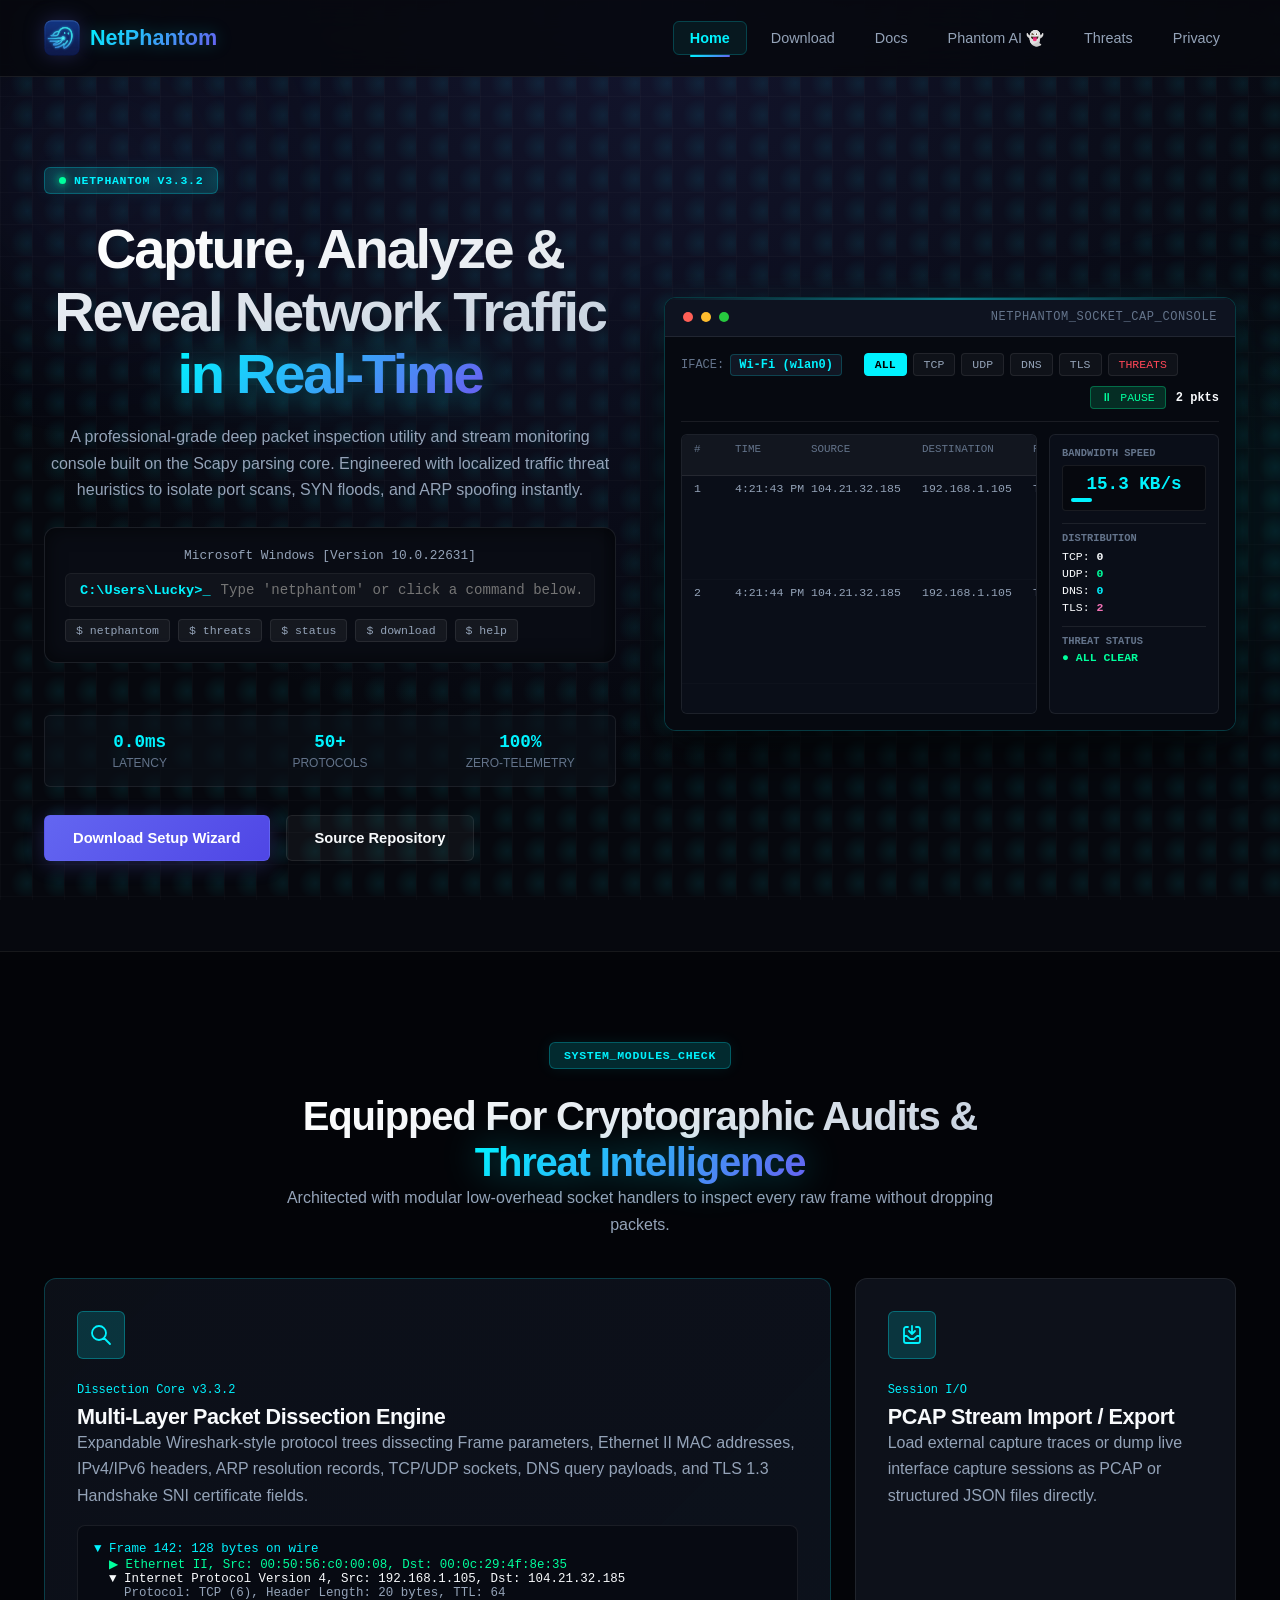
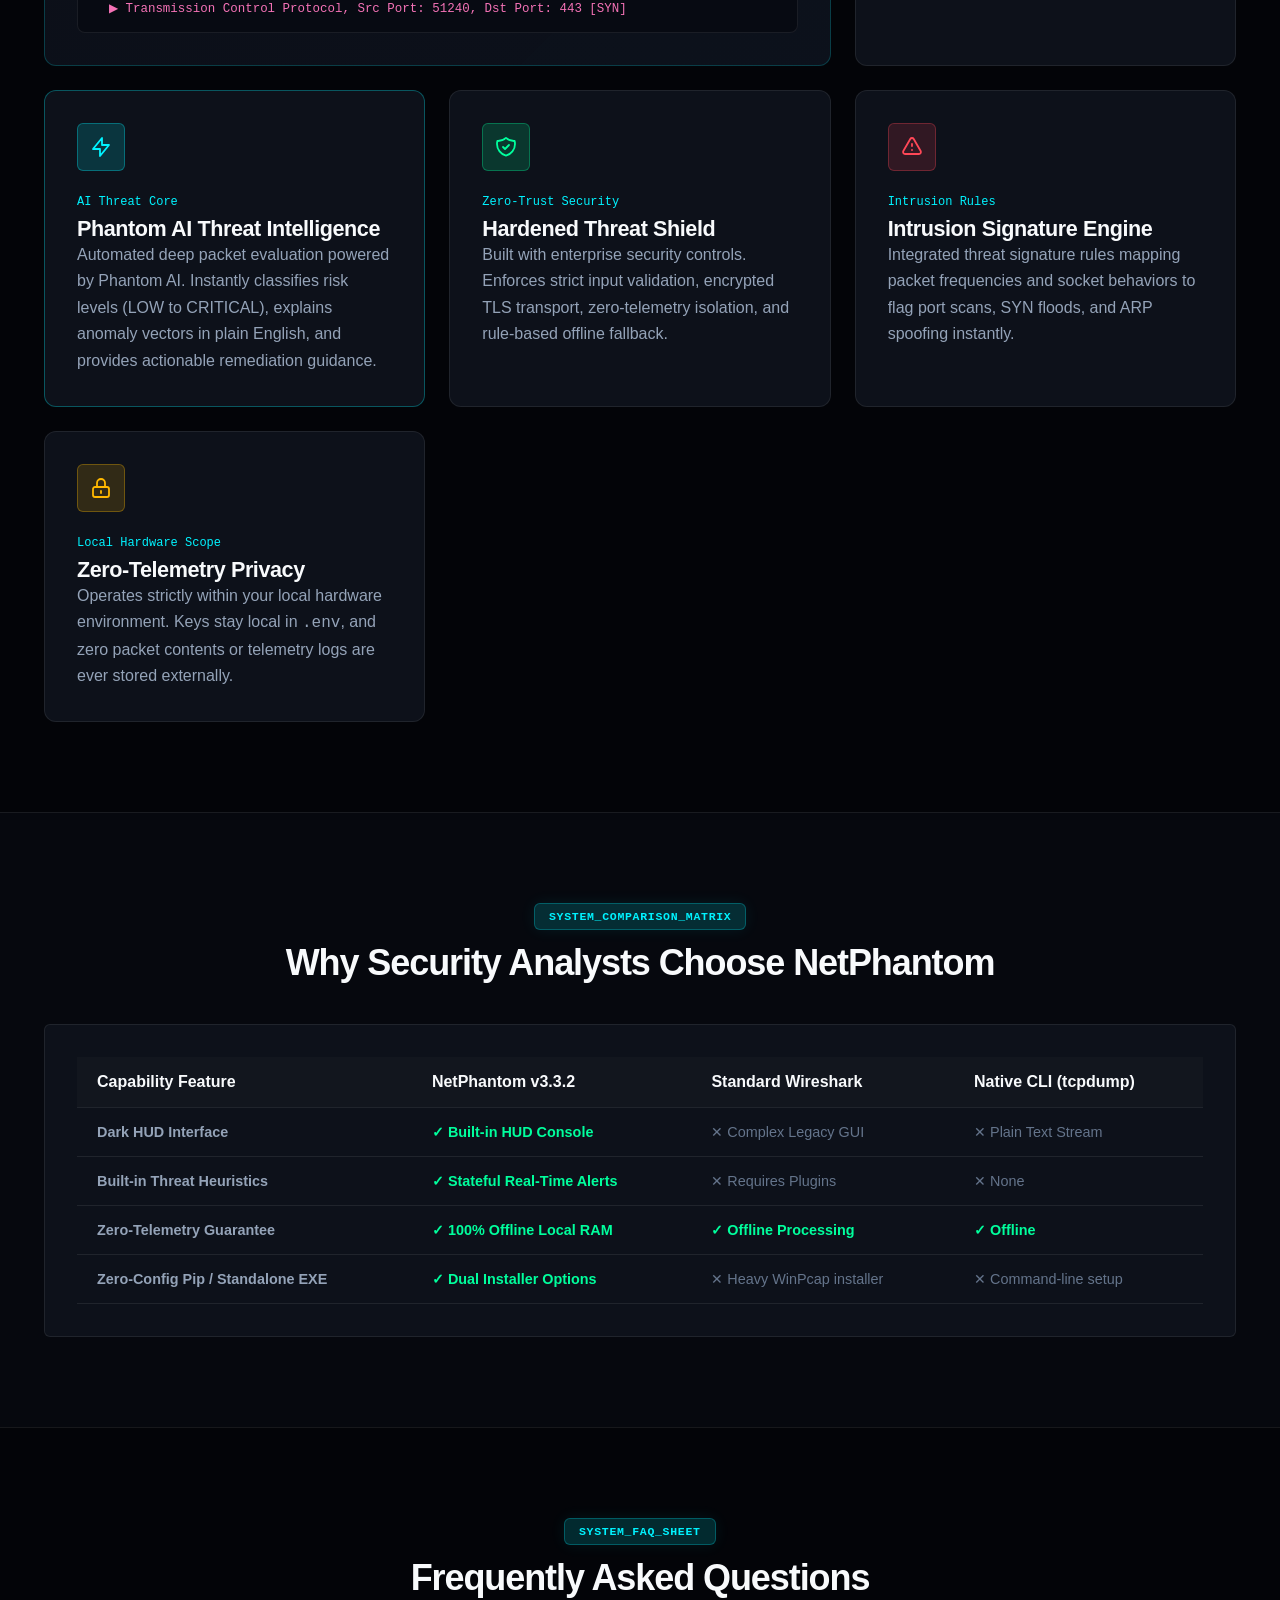
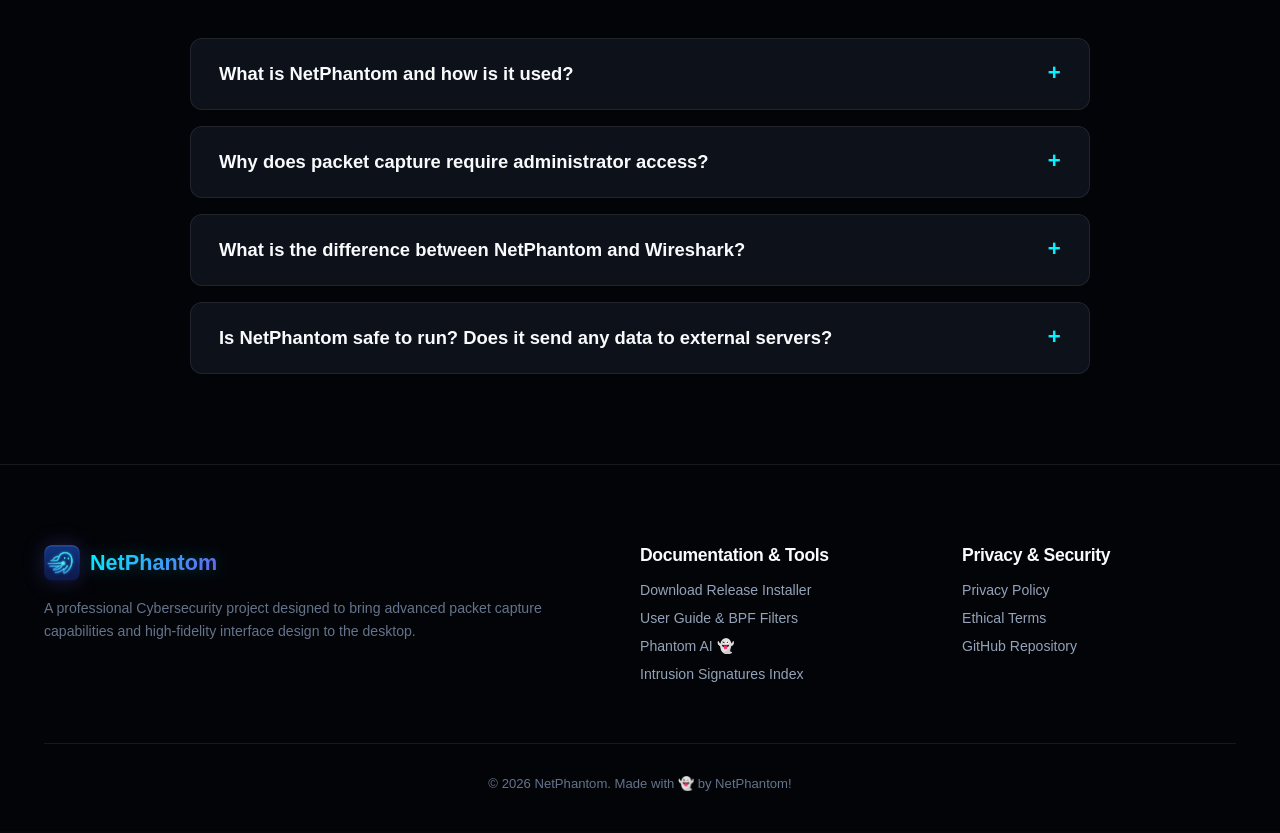
<file: index.html>
<!DOCTYPE html>
<html lang="en">

<head>
    <meta charset="UTF-8">
    <meta name="viewport" content="width=device-width, initial-scale=1.0">
    <title>NetPhantom — High-Precision Network Packet Sniffer & Threat Analyzer</title>
    <meta name="description"
        content="NetPhantom is an advanced network packet sniffer and deep dissection analyzer with built-in threat intelligence heuristics, structured inside a premium HUD interface.">
    <!-- OpenGraph Metadata -->
    <meta property="og:title" content="NetPhantom — High-Precision Network Packet Sniffer & Threat Analyzer">
    <meta property="og:description"
        content="Sniff, dissect, and audit network traffic in real-time. Standalone desktop setup installer available. Zero telemetry.">
    <meta property="og:image"
        content="https://raw.githubusercontent.com/lucky-om/NetPhantom/main/website/assets/og-image.png">
    <meta property="og:url" content="index.html">
    <meta property="og:type" content="website">
    <meta http-equiv="X-Content-Type-Options" content="nosniff">
    <meta http-equiv="X-Frame-Options" content="DENY">
    <meta http-equiv="Referrer-Policy" content="strict-origin-when-cross-origin">
    <meta http-equiv="Content-Security-Policy" content="default-src 'self'; script-src 'self' 'unsafe-inline'; style-src 'self' 'unsafe-inline' https://fonts.googleapis.com; img-src 'self' data: https:; connect-src 'self' https://*.workers.dev https://api.groq.com; font-src 'self' https://fonts.gstatic.com;">
    <link rel="icon" type="image/x-icon" href="assets/favicon.ico">
    <link rel="icon" type="image/png" sizes="32x32" href="assets/favicon-32x32.png">
    <link rel="icon" type="image/png" sizes="16x16" href="assets/favicon-16x16.png">
    <link rel="apple-touch-icon" sizes="180x180" href="assets/apple-touch-icon.png">
    <link rel="stylesheet" href="style.css">

    <!-- Advanced SEO & Search Engine Tags -->
    <meta name="keywords" content="packet sniffer, network analyzer, cyber security, pcap, scapy, wireshark alternative, network traffic, phantom ai, threat intelligence">
    <meta name="author" content="Lucky">
    <meta name="robots" content="index, follow">
    <link rel="canonical" href="https://lucky-om.github.io/NetPhantom/">
    
    <!-- Twitter Cards -->
    <meta name="twitter:card" content="summary_large_image">
    <meta name="twitter:title" content="NetPhantom — High-Precision Network Packet Sniffer & Threat Analyzer">
    <meta name="twitter:description" content="NetPhantom is an advanced network packet sniffer and deep dissection analyzer with built-in threat intelligence heuristics, structured inside a premium HUD interface.">
    <meta name="twitter:image" content="https://raw.githubusercontent.com/lucky-om/NetPhantom/main/website/assets/og-image.png">
</head>

<body>

    <!-- Header Navigation -->
    <header>
        <div class="container navbar">
            <a href="index.html" class="nav-logo" id="nav-logo-id">
                <img src="assets/logo.png" alt="NetPhantom Logo" class="nav-logo-icon">
                <span class="nav-logo-text">NetPhantom</span>
            </a>
            <button class="mobile-nav-toggle" aria-label="Toggle Navigation" id="mobile-toggle-btn">☰</button>
            <nav class="nav-menu">
                <ul class="nav-links">
                    <li><a href="index.html" class="active" id="nav-home-id">Home</a></li>
                    <li><a href="download.html" id="nav-download-id">Download</a></li>
                    <li><a href="docs.html" id="nav-docs-id">Docs</a></li>
                    <li><a href="ai.html" id="nav-ai-id">Phantom AI 👻</a></li>
                    <li><a href="threats.html" id="nav-threats-id">Threats</a></li>
                    <li><a href="privacy.html" id="nav-privacy-id">Privacy</a></li>
                    
                </ul>
            </nav>
        </div>
    </header>

    <!-- Asymmetric Split Hero Section -->
    <main class="main-section hero-section">
        <!-- Background Ambient Glow Orbs -->
        <div class="ambient-orb ambient-orb-1"></div>
        <div class="ambient-orb ambient-orb-2"></div>

        <div class="container">
            <div class="hero-grid">
                <!-- Left Column: Headline, CLI Shell & Actions -->
                <div class="hero-left" style="text-align:center;">
                    <div class="hud-tag">
                        <span class="status-dot"></span> NETPHANTOM v3.3.2
                    </div>

                    <!-- Dynamic Animated Shimmer & Gradient Flow Title -->
                    <h1 class="hero-title" style="text-align:center;">
                        <span class="animated-title-text">Capture, Analyze & Reveal Network Traffic</span>
                        <span class="animated-gradient-text">in Real-Time</span>
                    </h1>

                    <p class="hero-desc">
                        A professional-grade deep packet inspection utility and stream monitoring console built on the
                        Scapy parsing core. Engineered with localized traffic threat heuristics to isolate port scans,
                        SYN floods, and ARP spoofing instantly.
                    </p>

                    <!-- Interactive CLI Launcher -->
                    <div class="cli-panel">
                        <div class="cli-sub">Microsoft Windows [Version 10.0.22631]</div>
                        <div class="cli-input-line">
                            <span class="cli-prompt">C:\Users\Lucky></span>
                            <input type="text" class="cli-field" id="cli-shell-input"
                                placeholder="Type 'netphantom' or click a command below..." autocomplete="off"
                                spellcheck="false">
                        </div>
                        <div id="cli-feedback" class="cli-output"></div>
                        <div class="cli-chips">
                            <span class="cli-chip" data-cmd="netphantom">$ netphantom</span>
                            <span class="cli-chip" data-cmd="threats">$ threats</span>
                            <span class="cli-chip" data-cmd="status">$ status</span>
                            <span class="cli-chip" data-cmd="download">$ download</span>
                            <span class="cli-chip" data-cmd="help">$ help</span>
                        </div>
                    </div>

                    <!-- Metrics Pills -->
                    <div class="hero-stats-row">
                        <div class="hero-stat-item">
                            <span class="hero-stat-val">0.0ms</span>
                            <span class="hero-stat-lbl">LATENCY</span>
                        </div>
                        <div class="stat-divider"></div>
                        <div class="hero-stat-item">
                            <span class="hero-stat-val">50+</span>
                            <span class="hero-stat-lbl">PROTOCOLS</span>
                        </div>
                        <div class="stat-divider"></div>
                        <div class="hero-stat-item">
                            <span class="hero-stat-val">100%</span>
                            <span class="hero-stat-lbl">ZERO-TELEMETRY</span>
                        </div>
                    </div>

                    <div class="hero-actions">
                        <a href="download.html" class="btn btn-primary" id="hero-dl-btn">
                            Download Setup Wizard
                        </a>
                        <a href="https://github.com/lucky-om/NetPhantom" target="_blank" class="btn btn-secondary"
                            id="hero-gh-btn">
                            Source Repository
                        </a>
                    </div>
                </div>

                <!-- Right Column: Live Simulated HUD Packet Sniffer -->
                <div class="hero-right">
                    <div class="preview-window">
                        <div class="window-titlebar">
                            <div class="window-dots">
                                <span></span>
                                <span></span>
                                <span></span>
                            </div>
                            <div class="window-title">NETPHANTOM_SOCKET_CAP_CONSOLE</div>
                        </div>
                        <div class="window-content">
                            <!-- Injected dynamically by script.js -->
                        </div>
                    </div>
                </div>
            </div>
        </div>
    </main>

    <!-- Bento Grid Feature Modules -->
    <section class="main-section section-divider" style="background-color: var(--surface-lowest);">
        <div class="container">
            <div class="section-hdr text-center reveal-on-scroll">
                <div class="hud-tag">SYSTEM_MODULES_CHECK</div>
                <h2 style="font-size:2.5rem; margin-top:12px;">
                    <span class="animated-title-text">Equipped For Cryptographic Audits &</span>
                    <span class="animated-gradient-text">Threat Intelligence</span>
                </h2>
                <p>Architected with modular low-overhead socket handlers to inspect every raw frame without dropping
                    packets.</p>
            </div>

            <div class="bento-grid">
                <!-- Card 1: Bento Hero -->
                <div class="panel bento-hero reveal-on-scroll">
                    <div class="feature-icon-wrapper">
                        <svg class="feature-icon-svg" fill="none" stroke="currentColor" viewBox="0 0 24 24">
                            <path stroke-linecap="round" stroke-linejoin="round" stroke-width="1.8"
                                d="M21 21l-6-6m2-5a7 7 0 11-14 0 7 7 0 0114 0z"></path>
                        </svg>
                    </div>
                    <span class="code-tag">Dissection Core v3.3.2</span>
                    <h3>Multi-Layer Packet Dissection Engine</h3>
                    <p>
                        Expandable Wireshark-style protocol trees dissecting Frame parameters, Ethernet II MAC
                        addresses, IPv4/IPv6 headers, ARP resolution records, TCP/UDP sockets, DNS query payloads, and
                        TLS 1.3 Handshake SNI certificate fields.
                    </p>
                    <div class="dissection-preview-box">
                        <span style="color:var(--cyan);">▼ Frame 142: 128 bytes on wire</span><br>
                        &nbsp;&nbsp;<span style="color:var(--emerald);">▶ Ethernet II, Src: 00:50:56:c0:00:08, Dst:
                            00:0c:29:4f:8e:35</span><br>
                        &nbsp;&nbsp;<span style="color:var(--text-primary);">▼ Internet Protocol Version 4, Src:
                            192.168.1.105, Dst: 104.21.32.185</span><br>
                        &nbsp;&nbsp;&nbsp;&nbsp;<span>Protocol: TCP (6), Header Length: 20 bytes, TTL: 64</span><br>
                        &nbsp;&nbsp;<span style="color:#f472b6;">▶ Transmission Control Protocol, Src Port: 51240, Dst
                            Port: 443 [SYN]</span>
                    </div>
                </div>

                <!-- Card 2: PCAP Session I/O -->
                <div class="panel reveal-on-scroll">
                    <div class="feature-icon-wrapper">
                        <svg class="feature-icon-svg" fill="none" stroke="currentColor" viewBox="0 0 24 24">
                            <path stroke-linecap="round" stroke-linejoin="round" stroke-width="1.8"
                                d="M8 4H6a2 2 0 00-2 2v12a2 2 0 002 2h12a2 2 0 002-2V6a2 2 0 00-2-2h-2m-4-1v8m0 0l3-3m-3 3L9 8m-5 5h2.586a1 1 0 01.707.293l2.414 2.414a1 1 0 00.707.293h3.172a1 1 0 00.707-.293l2.414-2.414a1 1 0 01.707-.293H20">
                            </path>
                        </svg>
                    </div>
                    <span class="code-tag">Session I/O</span>
                    <h3>PCAP Stream Import / Export</h3>
                    <p>Load external capture traces or dump live interface capture sessions as PCAP or structured JSON
                        files directly.</p>
                </div>

                <!-- Card 3: AI Threat Intelligence -->
                <div class="panel reveal-on-scroll" style="border-color:rgba(0,243,255,0.3);">
                    <div class="feature-icon-wrapper">
                        <svg class="feature-icon-svg" fill="none" stroke="currentColor" viewBox="0 0 24 24">
                            <path stroke-linecap="round" stroke-linejoin="round" stroke-width="1.8"
                                d="M13 10V3L4 14h7v7l9-11h-7z"></path>
                        </svg>
                    </div>
                    <span class="code-tag" style="color:var(--cyan); border-color:var(--cyan);">AI Threat Core</span>
                    <h3>Phantom AI Threat Intelligence</h3>
                    <p>Automated deep packet evaluation powered by Phantom AI. Instantly classifies risk levels (LOW to CRITICAL), explains anomaly vectors in plain English, and provides actionable remediation guidance.</p>
                </div>

                <!-- Card 4: Zero-Trust Security -->
                <div class="panel reveal-on-scroll">
                    <div class="feature-icon-wrapper icon-success">
                        <svg class="feature-icon-svg" fill="none" stroke="currentColor" viewBox="0 0 24 24">
                            <path stroke-linecap="round" stroke-linejoin="round" stroke-width="1.8"
                                d="M9 12l2 2 4-4m5.618-4.016A11.955 11.955 0 0112 2.944a11.955 11.955 0 01-8.618 3.04A12.02 12.02 0 003 9c0 5.591 3.824 10.29 9 11.622 5.176-1.332 9-6.03 9-11.622 0-1.042-.133-2.052-.382-3.016z">
                            </path>
                        </svg>
                    </div>
                    <span class="code-tag text-emerald">Zero-Trust Security</span>
                    <h3>Hardened Threat Shield</h3>
                    <p>Built with enterprise security controls. Enforces strict input validation, encrypted TLS transport, zero-telemetry isolation, and rule-based offline fallback.</p>
                </div>

                <!-- Card 5: Intrusion Warning Engine -->
                <div class="panel reveal-on-scroll">
                    <div class="feature-icon-wrapper icon-danger">
                        <svg class="feature-icon-svg" fill="none" stroke="currentColor" viewBox="0 0 24 24">
                            <path stroke-linecap="round" stroke-linejoin="round" stroke-width="1.8"
                                d="M12 9v2m0 4h.01m-6.938 4h13.856c1.54 0 2.502-1.667 1.732-3L13.732 4c-.77-1.333-2.694-1.333-3.464 0L3.34 16c-.77 1.333.192 3 1.732 3z">
                            </path>
                        </svg>
                    </div>
                    <span class="code-tag text-error">Intrusion Rules</span>
                    <h3>Intrusion Signature Engine</h3>
                    <p>Integrated threat signature rules mapping packet frequencies and socket behaviors to flag port scans, SYN floods, and ARP spoofing instantly.</p>
                </div>

                <!-- Card 6: Absolute Privacy Isolation -->
                <div class="panel reveal-on-scroll">
                    <div class="feature-icon-wrapper icon-warning">
                        <svg class="feature-icon-svg" fill="none" stroke="currentColor" viewBox="0 0 24 24">
                            <path stroke-linecap="round" stroke-linejoin="round" stroke-width="1.8"
                                d="M12 15v2m-6 4h12a2 2 0 002-2v-6a2 2 0 00-2-2H6a2 2 0 00-2 2v6a2 2 0 002 2zm10-10V7a4 4 0 00-8 0v4h8z">
                            </path>
                        </svg>
                    </div>
                    <span class="code-tag text-warning">Local Hardware Scope</span>
                    <h3>Zero-Telemetry Privacy</h3>
                    <p>Operates strictly within your local hardware environment. Keys stay local in <code>.env</code>, and zero packet contents or telemetry logs are ever stored externally.</p>
                </div>
            </div>
        </div>
    </section>

    <!-- Comparison Matrix Section -->
    <section class="main-section section-divider">
        <div class="container">
            <div class="section-hdr text-center reveal-on-scroll">
                <div class="hud-tag">SYSTEM_COMPARISON_MATRIX</div>
                <h2>Why Security Analysts Choose NetPhantom</h2>
            </div>

            <div class="panel table-responsive reveal-on-scroll">
                <table class="comparison-table">
                    <thead>
                        <tr>
                            <th>Capability Feature</th>
                            <th>NetPhantom v3.3.2</th>
                            <th>Standard Wireshark</th>
                            <th>Native CLI (tcpdump)</th>
                        </tr>
                    </thead>
                    <tbody>
                        <tr>
                            <td><strong>Dark HUD Interface</strong></td>
                            <td><span class="check-icon">✓ Built-in HUD Console</span></td>
                            <td><span class="cross-icon">✕ Complex Legacy GUI</span></td>
                            <td><span class="cross-icon">✕ Plain Text Stream</span></td>
                        </tr>
                        <tr>
                            <td><strong>Built-in Threat Heuristics</strong></td>
                            <td><span class="check-icon">✓ Stateful Real-Time Alerts</span></td>
                            <td><span class="cross-icon">✕ Requires Plugins</span></td>
                            <td><span class="cross-icon">✕ None</span></td>
                        </tr>
                        <tr>
                            <td><strong>Zero-Telemetry Guarantee</strong></td>
                            <td><span class="check-icon">✓ 100% Offline Local RAM</span></td>
                            <td><span class="check-icon">✓ Offline Processing</span></td>
                            <td><span class="check-icon">✓ Offline</span></td>
                        </tr>
                        <tr>
                            <td><strong>Zero-Config Pip / Standalone EXE</strong></td>
                            <td><span class="check-icon">✓ Dual Installer Options</span></td>
                            <td><span class="cross-icon">✕ Heavy WinPcap installer</span></td>
                            <td><span class="cross-icon">✕ Command-line setup</span></td>
                        </tr>
                    </tbody>
                </table>
            </div>
        </div>
    </section>

    <!-- FAQ Section -->
    <section class="main-section section-divider" style="background-color: var(--surface-lowest);">
        <div class="container">
            <div class="section-hdr text-center reveal-on-scroll" style="text-align:center;">
                <div style="text-align:center;">
                    <div class="hud-tag" style="margin: 0 auto 12px auto;">SYSTEM_FAQ_SHEET</div>
                </div>
                <h2>Frequently Asked Questions</h2>
            </div>

            <div class="faq-grid reveal-on-scroll">
                <div class="faq-item">
                    <div class="faq-question">What is NetPhantom and how is it used?</div>
                    <div class="faq-answer">
                        NetPhantom is a premium local network sniffer and dissection analyzer designed for security
                        auditing, penetration testing, and packet flow debugging. It mirrors network interface card data
                        into an interactive GUI HUD console.
                    </div>
                </div>

                <div class="faq-item">
                    <div class="faq-question">Why does packet capture require administrator access?</div>
                    <div class="faq-answer">
                        Sniffing sockets operates at a low hardware level (promiscuous mode) to capture incoming and
                        outgoing raw network frames. Operating systems require root permissions (sudo on Linux,
                        Administrator on Windows) to access raw network adapters.
                    </div>
                </div>

                <div class="faq-item">
                    <div class="faq-question">What is the difference between NetPhantom and Wireshark?</div>
                    <div class="faq-answer">
                        While Wireshark is an industry-standard enterprise tool, NetPhantom provides a streamlined,
                        dark-themed HUD layout with built-in stateful threat detection heuristics (SYN flood warnings,
                        port scan discovery, ARP cache change logs) right out of the box.
                    </div>
                </div>

                <div class="faq-item">
                    <div class="faq-question">Is NetPhantom safe to run? Does it send any data to external servers?
                    </div>
                    <div class="faq-answer">
                        NetPhantom is 100% private and telemetry-free. All captured frames, dissected fields, and threat
                        diagnostics are processed in local volatile RAM and are never cached or uploaded to remote
                        endpoints.
                    </div>
                </div>
            </div>
        </div>
    </section>

    <!-- Footer -->
    <footer class="section-divider">
        <div class="container">
            <div class="footer-grid">
                <div class="footer-col">
                    <div class="nav-logo" style="margin-bottom:16px;">
                        <img src="assets/logo.png" alt="NetPhantom Logo" class="nav-logo-icon">
                        <span class="nav-logo-text">NetPhantom</span>
                    </div>
                    <p>A professional Cybersecurity project designed to bring advanced packet capture
                        capabilities and high-fidelity interface design to the desktop.</p>
                </div>
                <div class="footer-col">
                    <h4>Documentation & Tools</h4>
                    <ul>
                        <li><a href="download.html">Download Release Installer</a></li>
                        <li><a href="docs.html">User Guide & BPF Filters</a></li>
                        <li><a href="ai.html" id="footer-ai-id">Phantom AI 👻</a></li>
                        <li><a href="threats.html">Intrusion Signatures Index</a></li>
                    </ul>
                </div>
                <div class="footer-col">
                    <h4>Privacy & Security</h4>
                    <ul>
                        <li><a href="privacy.html">Privacy Policy</a></li>
                        <li><a href="privacy.html#ethical-usage">Ethical Terms</a></li>
                        <li><a href="https://github.com/lucky-om/NetPhantom" target="_blank">GitHub Repository</a></li>
                    </ul>
                </div>
            </div>

            <div class="footer-bottom">
                <div>© 2026 NetPhantom. Made with 👻 by NetPhantom!</div>
                
            </div>
        </div>
    </footer>

    <script src="script.js"></script>
</body>

</html>
</file>
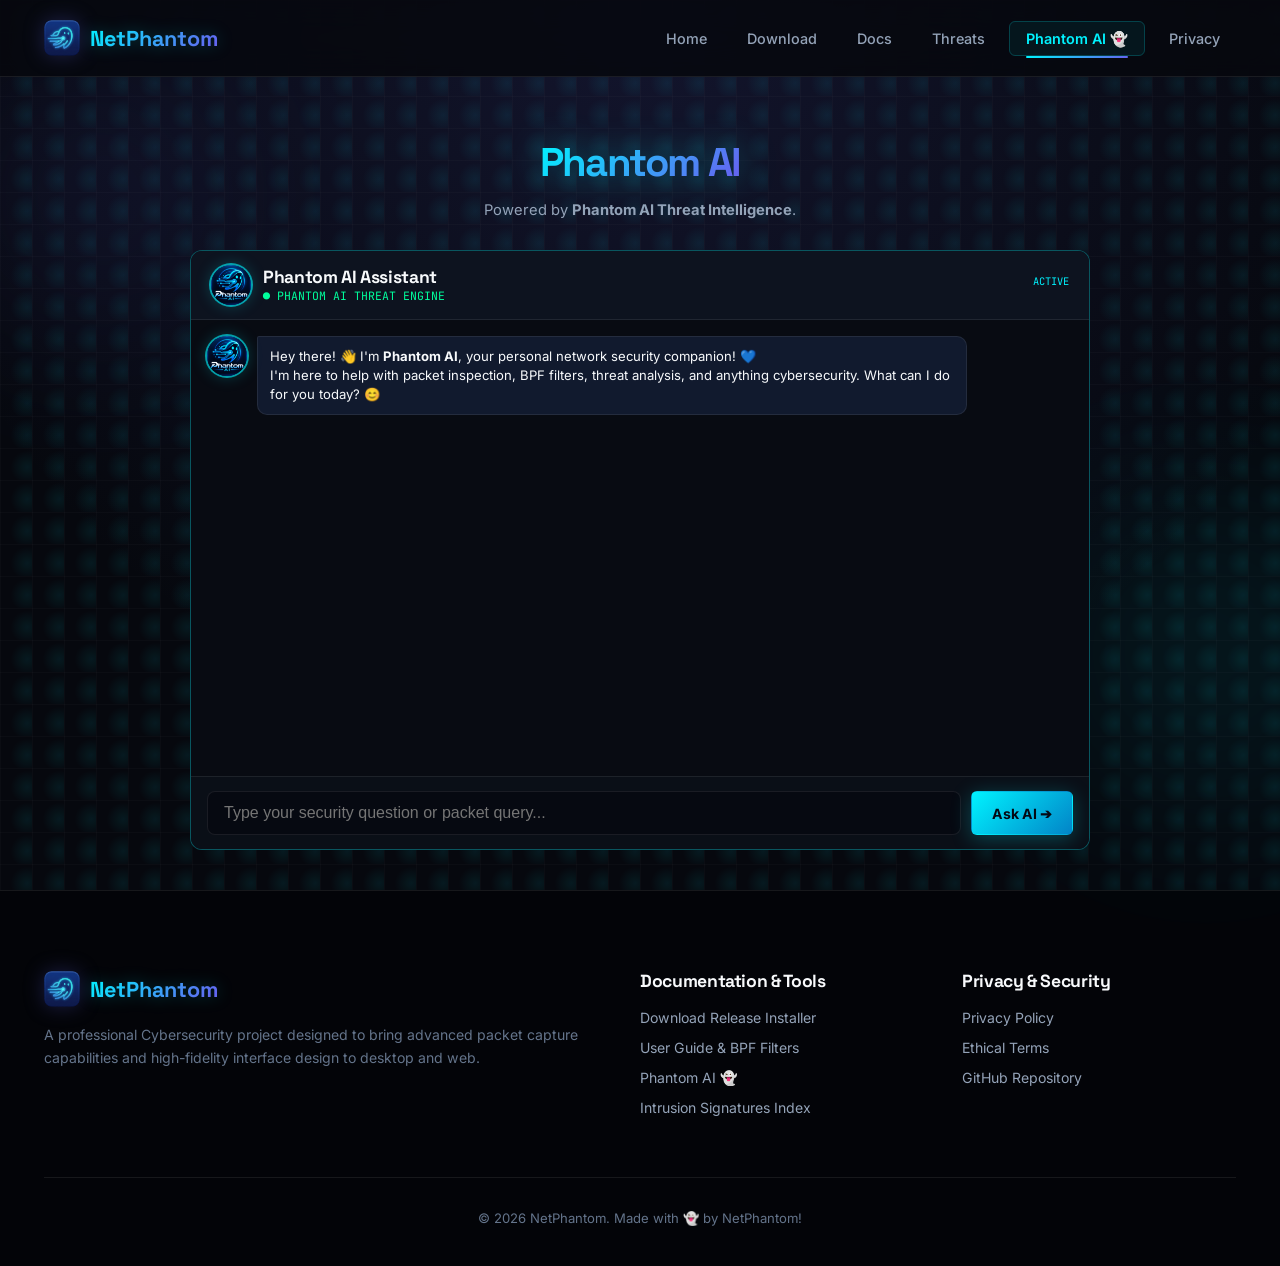
<file: ai.html>
﻿<!DOCTYPE html>
<html lang="en">

<head>
    <meta charset="UTF-8">
    <meta name="viewport" content="width=device-width, initial-scale=1.0, maximum-scale=1.0, user-scalable=no">
    <title>Phantom AI Threat Intelligence Console — NetPhantom</title>
    <meta name="description"
        content="Phantom AI Threat Intelligence & Packet Security Analysis Console with Anti-Jailbreak and OWASP LLM security controls.">
    <!-- OpenGraph Metadata -->
    <meta property="og:title" content="Phantom AI Threat Intelligence — NetPhantom">
    <meta property="og:description"
        content="Phantom AI threat intelligence engine for network packet analysis and cybersecurity guidance.">
    <meta property="og:url" content="ai.html">
    <meta property="og:type" content="website">
    <meta http-equiv="X-Content-Type-Options" content="nosniff">
    <meta http-equiv="X-Frame-Options" content="DENY">
    <meta http-equiv="Referrer-Policy" content="strict-origin-when-cross-origin">
    <link rel="icon" type="image/x-icon" href="assets/favicon.ico">
    <link rel="icon" type="image/png" sizes="32x32" href="assets/favicon-32x32.png">
    <link rel="icon" type="image/png" sizes="16x16" href="assets/favicon-16x16.png">
    <link rel="apple-touch-icon" sizes="180x180" href="assets/apple-touch-icon.png">
    <link rel="stylesheet" href="style.css">

    <!-- Advanced SEO & Search Engine Tags -->
    <meta name="keywords" content="packet sniffer, network analyzer, cyber security, pcap, scapy, wireshark alternative, network traffic, phantom ai, threat intelligence">
    <meta name="author" content="Lucky">
    <meta name="robots" content="index, follow">
    <link rel="canonical" href="https://lucky-om.github.io/NetPhantom/ai">
    
    <!-- Twitter Cards -->
    <meta name="twitter:card" content="summary_large_image">
    <meta name="twitter:title" content="Phantom AI Threat Intelligence Console — NetPhantom">
    <meta name="twitter:description" content="Phantom AI Threat Intelligence & Packet Security Analysis Console with Anti-Jailbreak and OWASP LLM security controls.">
    <meta name="twitter:image" content="https://raw.githubusercontent.com/lucky-om/NetPhantom/main/website/assets/og-image.png">
    <meta property="og:image" content="https://raw.githubusercontent.com/lucky-om/NetPhantom/main/website/assets/og-image.png">
</head>

<body>

    <!-- Header Navigation -->
    <header>
        <div class="container navbar">
            <a href="index.html" class="nav-logo" id="nav-logo-id">
                <img src="assets/logo.png" alt="NetPhantom Logo" class="nav-logo-icon">
                <span class="nav-logo-text">NetPhantom</span>
            </a>
            <button class="mobile-nav-toggle" aria-label="Toggle Navigation" id="mobile-toggle-btn">☰</button>
            <nav class="nav-menu">
                <ul class="nav-links">
                    <li><a href="index.html" id="nav-home-id">Home</a></li>
                    <li><a href="download.html" id="nav-download-id">Download</a></li>
                    <li><a href="docs.html" id="nav-docs-id">Docs</a></li>
                    <li><a href="threats.html" id="nav-threats-id">Threats</a></li>
                    <li><a href="ai.html" class="active" id="nav-ai-id">Phantom AI 👻</a></li>
                    <li><a href="privacy.html" id="nav-privacy-id">Privacy</a></li>
                    
                </ul>
            </nav>
        </div>
    </header>

    <!-- Main Section -->
    <main class="main-section" style="position:relative; padding: 40px 0;">
        <div class="ambient-orb ambient-orb-1" style="top: -80px; left: -100px;"></div>
        <div class="ambient-orb ambient-orb-2" style="top: 350px; right: -150px;"></div>

        <div class="container" style="position:relative; z-index:2;">
            <div class="section-hdr text-center reveal-on-scroll" style="margin-bottom: 28px;">
                <h1 class="hero-title" style="margin-bottom:12px; font-size: 2.5rem; text-align: center;">
                    <span class="animated-gradient-text">Phantom AI</span>
                </h1>
                <p style="color:var(--text-secondary); max-width:680px; margin:0 auto; font-size:0.92rem;">
                    Powered by <strong>Phantom AI Threat Intelligence</strong>.
                </p>
            </div>

            <!-- AI Page Main Grid -->
            <div style="display:flex; flex-direction:column; max-width:900px; width:100%; margin: 0 auto; gap:24px;"
                class="ai-page-grid">

                <!-- Left Column: Interactive Chat Console -->
                <div class="panel panel-glow reveal"
                    style="display:flex; flex-direction:column; height: 600px; max-height: calc(100dvh - 150px); min-height: 250px; padding:0; overflow:hidden; border-color:rgba(0,243,255,0.3); width:100%; box-sizing:border-box;">
                    <!-- Chat Header -->
                    <div
                        style="padding:14px 20px; background:rgba(13,20,32,0.95); border-bottom:1px solid var(--border-ghost); display:flex; align-items:center; justify-content:space-between;">
                        <div style="display:flex; align-items:center; gap:12px;">
                            <span class="ai-avatar"><img src="assets/phantom_ai.png" alt="Phantom AI"></span>
                            <div>
                                <h3 style="font-size:1.1rem; margin:0;">Phantom AI Assistant</h3>
                                <div style="font-family:var(--font-mono); font-size:0.72rem; color:var(--emerald);">
                                    ● PHANTOM AI THREAT ENGINE
                                </div>
                            </div>
                        </div>
                        <span class="code-tag"
                            style="color:var(--cyan); border-color:var(--cyan); font-size:0.65rem;">ACTIVE</span>
                    </div>

                    <!-- Chat Messages Display -->
                    <div id="page-ai-messages"
                        style="flex:1; padding:16px; overflow-y:auto; display:flex; flex-direction:column; gap:14px; background:rgba(5,8,14,0.6);">
                        <div class="ai-msg ai-msg-system">
                            <span class="ai-avatar"><img src="assets/phantom_ai.png" alt="Phantom AI"></span>
                            <div class="ai-bubble">
                                Hey there! 👋 I'm <strong>Phantom AI</strong>, your personal network security companion! 💙<br>
                                I'm here to help with packet inspection, BPF filters, threat analysis, and anything cybersecurity. What can I do for you today? 😊
                            </div>
                        </div>
                    </div>

                    <!-- Chat Input Form -->
                    <div
                        style="padding:14px 16px; background:rgba(10,15,24,0.95); border-top:1px solid var(--border-ghost);">

                        <form id="page-ai-form" style="display:flex; gap:10px; width: 100%; box-sizing: border-box;">
                            <input type="text" id="page-ai-input"
                                placeholder="Type your security question or packet query..." autocomplete="off"
                                style="flex:1; background:#060911; border:1px solid var(--border-ghost); border-radius:8px; padding:12px 16px; color:#fff; font-size:16px; outline:none;">
                            <button type="submit" class="btn btn-cyan" style="padding:10px 20px; font-size:0.88rem;">Ask
                                AI ➔</button>
                        </form>
                    </div>
                </div>



            </div>
        </div>
    </main>

    <!-- Footer -->
    <footer class="section-divider">
        <div class="container">
            <div class="footer-grid">
                <div class="footer-col">
                    <div class="nav-logo" style="margin-bottom:16px;">
                        <img src="assets/logo.png" alt="NetPhantom Logo" class="nav-logo-icon">
                        <span class="nav-logo-text">NetPhantom</span>
                    </div>
                    <p>A professional Cybersecurity project designed to bring advanced packet capture
                        capabilities and high-fidelity interface design to desktop and web.</p>
                </div>
                <div class="footer-col">
                    <h4>Documentation & Tools</h4>
                    <ul>
                        <li><a href="download.html">Download Release Installer</a></li>
                        <li><a href="docs.html">User Guide & BPF Filters</a></li>
                        <li><a href="ai.html" id="footer-ai-id">Phantom AI 👻</a></li>
                        <li><a href="threats.html">Intrusion Signatures Index</a></li>
                    </ul>
                </div>
                <div class="footer-col">
                    <h4>Privacy & Security</h4>
                    <ul>
                        <li><a href="privacy.html">Privacy Policy</a></li>
                        <li><a href="privacy.html#ethical-usage">Ethical Terms</a></li>
                        <li><a href="https://github.com/lucky-om/NetPhantom" target="_blank">GitHub Repository</a></li>
                    </ul>
                </div>
            </div>

            <div class="footer-bottom">
                <div>© 2026 NetPhantom. Made with 👻 by NetPhantom!</div>
                
            </div>
        </div>
    </footer>

    <script src="script.js"></script>
</body>

</html>
</file>
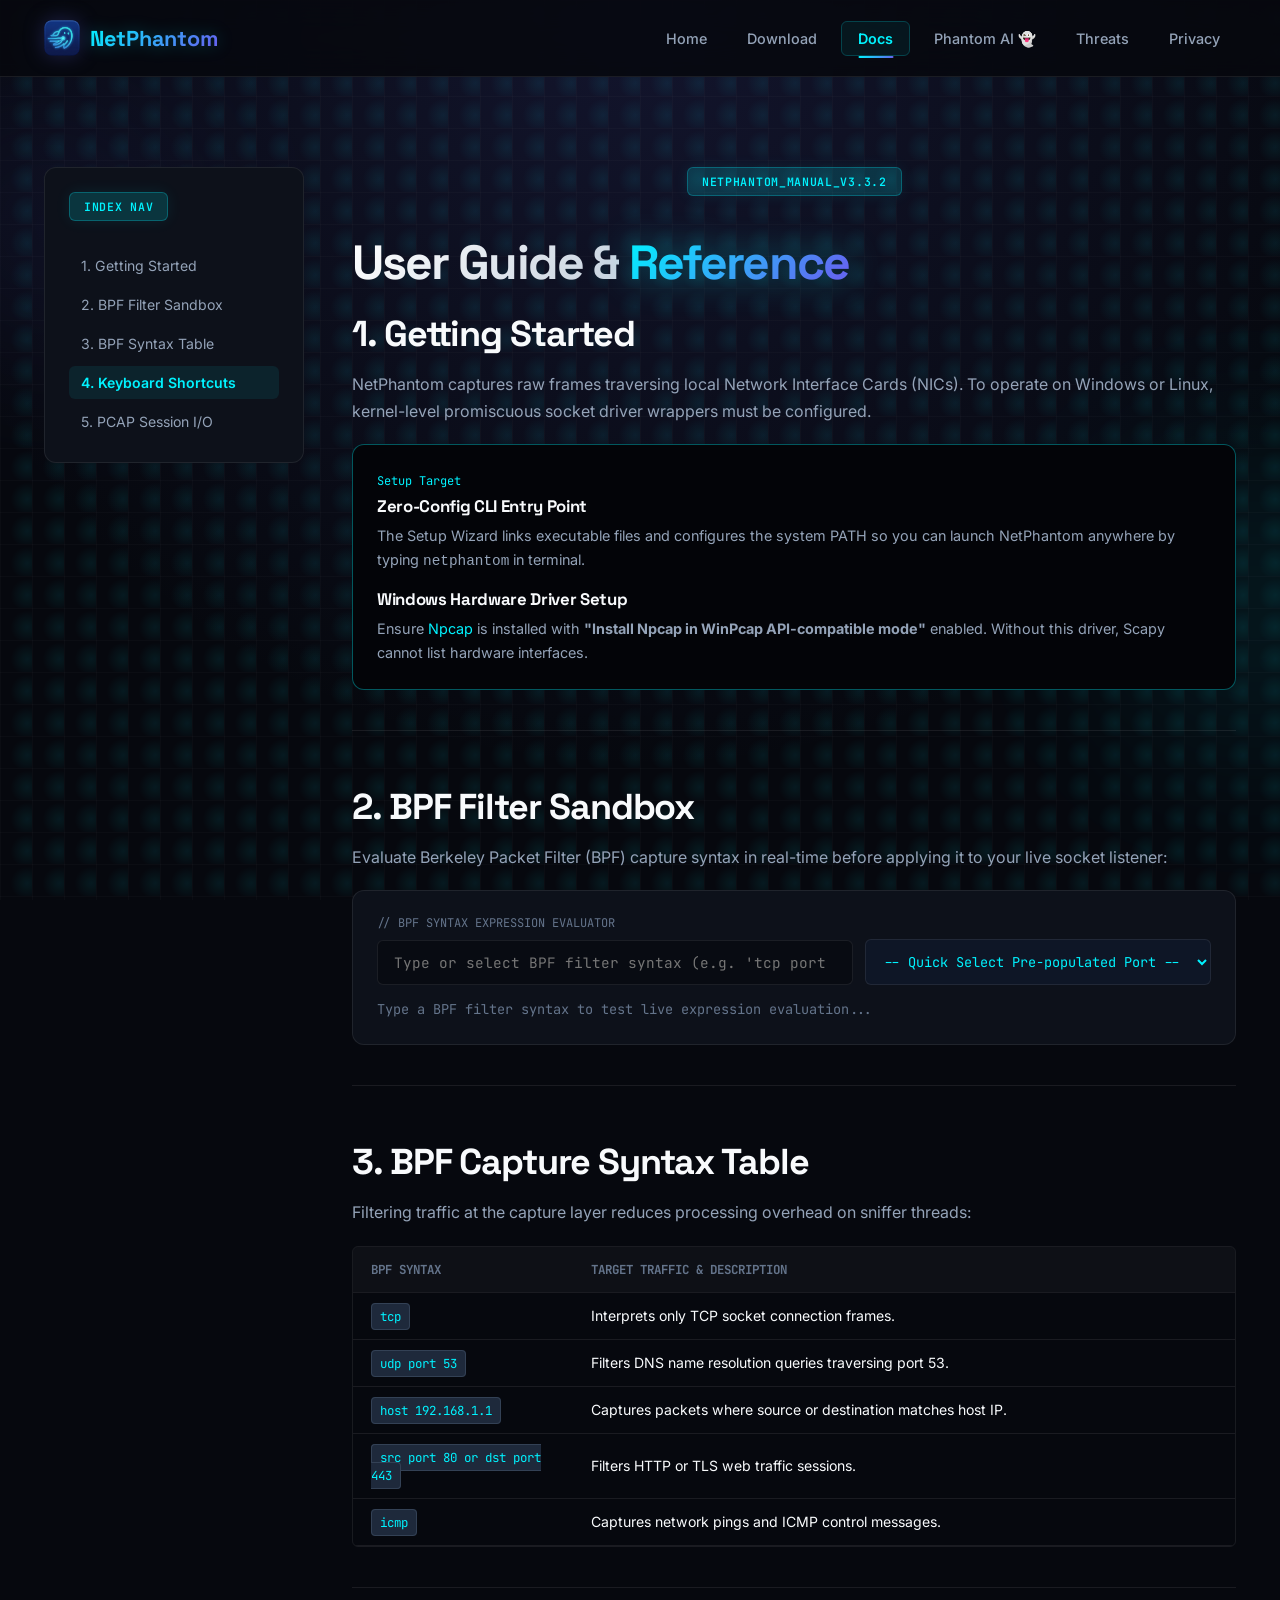
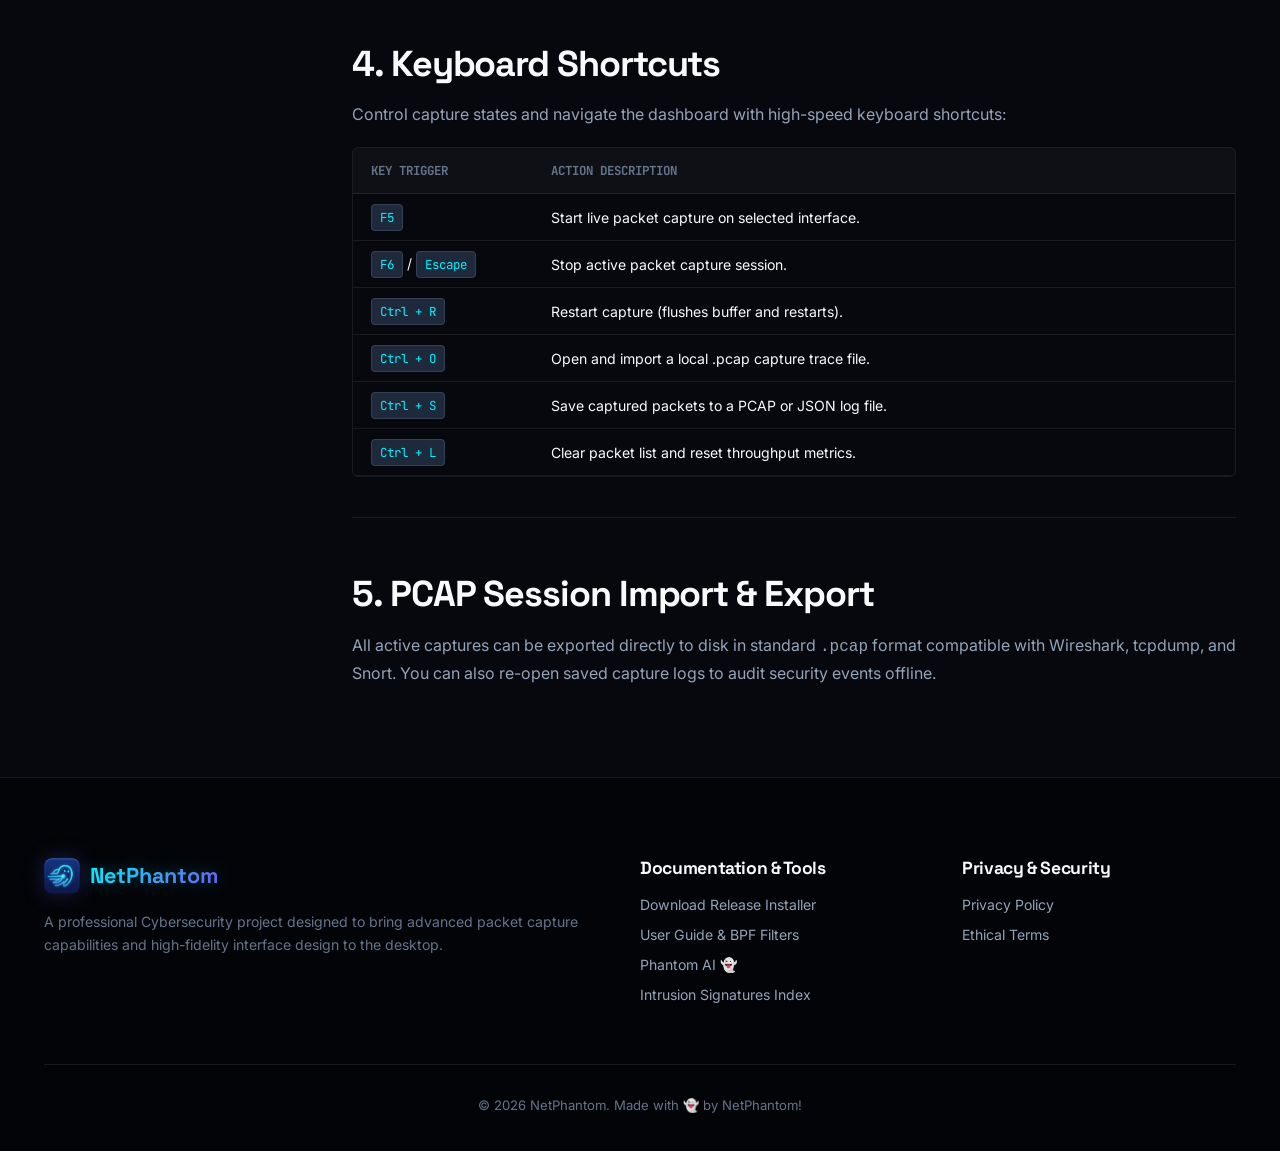
<file: docs.html>
<!DOCTYPE html>
<html lang="en">

<head>
    <meta charset="UTF-8">
    <meta name="viewport" content="width=device-width, initial-scale=1.0, maximum-scale=1.0, user-scalable=no">
    <title>NetPhantom Documentation — User Guide & BPF Capture Filters</title>
    <meta name="description"
        content="Reference documentation for NetPhantom. Read instructions for BPF filters, capture options, keyboard shortcuts, and stream exporting.">
    <!-- OpenGraph Metadata -->
    <meta property="og:title" content="NetPhantom Documentation — User Guide & BPF Capture Filters">
    <meta property="og:description"
        content="A comprehensive guide to NetPhantom setup, keyboard shortcuts, and BPF capture filters.">
    <meta property="og:image"
        content="https://raw.githubusercontent.com/Lucky/NetPhantom/main/website/assets/og-image.png">
    <meta property="og:url" content="docs.html">
    <meta property="og:type" content="website">
    <meta http-equiv="X-Content-Type-Options" content="nosniff">
    <meta http-equiv="X-Frame-Options" content="DENY">
    <meta http-equiv="Referrer-Policy" content="strict-origin-when-cross-origin">
    <link rel="icon" type="image/x-icon" href="assets/favicon.ico">
    <link rel="icon" type="image/png" sizes="32x32" href="assets/favicon-32x32.png">
    <link rel="icon" type="image/png" sizes="16x16" href="assets/favicon-16x16.png">
    <link rel="apple-touch-icon" sizes="180x180" href="assets/apple-touch-icon.png">
    <link rel="stylesheet" href="style.css">

    <!-- Advanced SEO & Search Engine Tags -->
    <meta name="keywords" content="packet sniffer, network analyzer, cyber security, pcap, scapy, wireshark alternative, network traffic, phantom ai, threat intelligence">
    <meta name="author" content="Lucky">
    <meta name="robots" content="index, follow">
    <link rel="canonical" href="https://lucky-om.github.io/NetPhantom/docs">
    
    <!-- Twitter Cards -->
    <meta name="twitter:card" content="summary_large_image">
    <meta name="twitter:title" content="NetPhantom Documentation — User Guide & BPF Capture Filters">
    <meta name="twitter:description" content="Reference documentation for NetPhantom. Read instructions for BPF filters, capture options, keyboard shortcuts, and stream exporting.">
    <meta name="twitter:image" content="https://raw.githubusercontent.com/lucky-om/NetPhantom/main/website/assets/og-image.png">
</head>

<body>

    <!-- Header Navigation -->
    <header>
        <div class="container navbar">
            <a href="index.html" class="nav-logo" id="nav-logo-id">
                <img src="assets/logo.png" alt="NetPhantom Logo" class="nav-logo-icon">
                <span class="nav-logo-text">NetPhantom</span>
            </a>
            <button class="mobile-nav-toggle" aria-label="Toggle Navigation" id="mobile-toggle-btn">☰</button>
            <nav class="nav-menu">
                <ul class="nav-links">
                    <li><a href="index.html" id="nav-home-id">Home</a></li>
                    <li><a href="download.html" id="nav-download-id">Download</a></li>
                    <li><a href="docs.html" class="active" id="nav-docs-id">Docs</a></li>
                    <li><a href="ai.html" id="nav-ai-id">Phantom AI 👻</a></li>
                    <li><a href="threats.html" id="nav-threats-id">Threats</a></li>
                    <li><a href="privacy.html" id="nav-privacy-id">Privacy</a></li>
                    
                </ul>
            </nav>
        </div>
    </header>

    <!-- Main Docs Container -->
    <main class="main-section" style="position:relative;">
        <!-- Background Ambient Glow Orbs -->
        <div class="ambient-orb ambient-orb-1" style="top: -50px; left: -150px;"></div>
        <div class="ambient-orb ambient-orb-2" style="top: 300px; right: -200px;"></div>

        <div class="container" style="position:relative; z-index:2;">
            <div class="docs-layout">
                <!-- Sidebar Nav -->
                <aside class="docs-sidebar">
                    <div class="hud-tag" style="margin-bottom:16px;">INDEX NAV</div>
                    <ul class="docs-nav">
                        <li><a href="#getting-started" class="active" id="link-getting-started">1. Getting Started</a>
                        </li>
                        <li><a href="#bpf-sandbox" id="link-sandbox">2. BPF Filter Sandbox</a></li>
                        <li><a href="#bpf-filters" id="link-bpf-filters">3. BPF Syntax Table</a></li>
                        <li><a href="#shortcuts" id="link-shortcuts">4. Keyboard Shortcuts</a></li>
                        <li><a href="#pcap-io" id="link-pcap-io">5. PCAP Session I/O</a></li>
                    </ul>
                </aside>

                <!-- Body Content -->
                <article class="docs-body">
                    <div style="text-align:center;">
                        <div class="hud-tag reveal-on-scroll" style="margin-bottom:16px;">NETPHANTOM_MANUAL_v3.3.2</div>
                    </div>
                    <h1 class="hero-title reveal-on-scroll"
                        style="margin-bottom: 24px; font-size: 3rem; text-align:center;">
                        <span class="animated-title-text">User Guide &</span>
                        <span class="animated-gradient-text">Reference</span>
                    </h1>

                    <!-- Section 1 -->
                    <div class="doc-section" id="getting-started">
                        <h2 style="margin-bottom:16px;">1. Getting Started</h2>
                        <p style="margin-bottom:20px;">
                            NetPhantom captures raw frames traversing local Network Interface Cards (NICs). To operate
                            on Windows or Linux, kernel-level promiscuous socket driver wrappers must be configured.
                        </p>

                        <div class="panel"
                            style="padding:24px; background:var(--surface-lowest); border-color:var(--border-active);">
                            <span class="code-tag">Setup Target</span>
                            <h4 style="margin-bottom:8px;">Zero-Config CLI Entry Point</h4>
                            <p style="font-size:0.9rem; margin-bottom:16px;">
                                The Setup Wizard links executable files and configures the system PATH so you can launch
                                NetPhantom anywhere by typing <code>netphantom</code> in terminal.
                            </p>
                            <h4 style="margin-bottom:8px;">Windows Hardware Driver Setup</h4>
                            <p style="font-size:0.9rem;">
                                Ensure <a href="https://npcap.com/" target="_blank"
                                    style="color:var(--cyan); text-decoration:none;">Npcap</a> is installed with
                                <strong>"Install Npcap in WinPcap API-compatible mode"</strong> enabled. Without this
                                driver, Scapy cannot list hardware interfaces.
                            </p>
                        </div>
                    </div>

                    <!-- Section 2: Interactive Sandbox -->
                    <div class="doc-section" id="bpf-sandbox">
                        <h2 style="margin-bottom:16px;">2. BPF Filter Sandbox</h2>
                        <p style="margin-bottom:20px;">
                            Evaluate Berkeley Packet Filter (BPF) capture syntax in real-time before applying it to your
                            live socket listener:
                        </p>

                        <div class="panel" style="padding:24px;">
                            <div
                                style="font-family:var(--font-mono); font-size:0.75rem; color:var(--text-dim); margin-bottom:8px;">
                                // BPF SYNTAX EXPRESSION EVALUATOR</div>
                            <div
                                style="display:flex; gap:12px; align-items:center; flex-wrap:wrap; margin-bottom:12px;">
                                <div style="flex:1; min-width:260px;">
                                    <input type="text" id="bpf-sandbox-input"
                                        style="width:100%; background:#080b12; border:1px solid var(--border-ghost); padding:12px 16px; border-radius:6px; font-family:var(--font-mono); font-size:0.9rem; color:var(--cyan); outline:none;"
                                        placeholder="Type or select BPF filter syntax (e.g. 'tcp port 443')...">
                                </div>
                                <div>
                                    <select id="bpf-preset-select"
                                        style="background:#0e1626; border:1px solid var(--border-ghost); padding:12px 14px; border-radius:6px; font-family:var(--font-mono); font-size:0.85rem; color:var(--cyan); cursor:pointer;">
                                        <option value="">-- Quick Select Pre-populated Port --</option>
                                        <option value="port 80">Port 80 (HTTP Web)</option>
                                        <option value="port 443">Port 443 (HTTPS Secure Web)</option>
                                        <option value="port 53">Port 53 (DNS Domain Query)</option>
                                        <option value="port 22">Port 22 (SSH Encrypted Shell)</option>
                                        <option value="port 21">Port 21 (FTP File Transfer)</option>
                                        <option value="port 25">Port 25 (SMTP Mail Transfer)</option>
                                        <option value="port 110">Port 110 (POP3 Mail Access)</option>
                                        <option value="port 143">Port 143 (IMAP Mail Sync)</option>
                                        <option value="port 993">Port 993 (IMAPS Secure Mail)</option>
                                        <option value="port 995">Port 995 (POP3S Secure Mail)</option>
                                        <option value="port 587">Port 587 (SMTP Submission)</option>
                                        <option value="port 3389">Port 3389 (RDP Remote Desktop)</option>
                                        <option value="port 3306">Port 3306 (MySQL Database)</option>
                                        <option value="port 5432">Port 5432 (PostgreSQL Database)</option>
                                        <option value="port 6379">Port 6379 (Redis Cache)</option>
                                        <option value="port 27017">Port 27017 (MongoDB NoSQL)</option>
                                        <option value="port 1900">Port 1900 (SSDP Discovery)</option>
                                        <option value="port 5353">Port 5353 (mDNS Local Hostname)</option>
                                        <option value="port 67">Port 67 (DHCP Server)</option>
                                        <option value="port 68">Port 68 (DHCP Client)</option>
                                        <option value="port 123">Port 123 (NTP Time Sync)</option>
                                        <option value="port 161">Port 161 (SNMP Network Mgmt)</option>
                                        <option value="port 389">Port 389 (LDAP Directory)</option>
                                        <option value="port 179">Port 179 (BGP Routing)</option>
                                        <option value="tcp port 80">TCP Port 80 Only</option>
                                        <option value="tcp port 443">TCP Port 443 Only</option>
                                        <option value="udp port 53">UDP Port 53 Only</option>
                                        <option value="udp port 67">UDP Port 67 Only</option>
                                        <option value="icmp">ICMP (Ping / Echo Protocol)</option>
                                        <option value="arp">ARP (Address Resolution)</option>
                                    </select>
                                </div>
                            </div>
                            <div id="bpf-sandbox-result"
                                style="margin-top:14px; font-family:var(--font-mono); font-size:0.85rem; line-height:1.5;">
                                <span style="color:var(--text-dim);">Type a BPF filter syntax to test live expression
                                    evaluation...</span>
                            </div>
                        </div>
                    </div>

                    <!-- Section 3: BPF Syntax Reference -->
                    <div class="doc-section" id="bpf-filters">
                        <h2 style="margin-bottom:16px;">3. BPF Capture Syntax Table</h2>
                        <p style="margin-bottom:20px;">
                            Filtering traffic at the capture layer reduces processing overhead on sniffer threads:
                        </p>

                        <div class="table-responsive">
                            <table class="shortcut-table">
                                <thead>
                                    <tr>
                                        <th style="width: 220px;">BPF Syntax</th>
                                        <th>Target Traffic & Description</th>
                                    </tr>
                                </thead>
                                <tbody>
                                    <tr>
                                        <td><code class="kbd">tcp</code></td>
                                        <td>Interprets only TCP socket connection frames.</td>
                                    </tr>
                                    <tr>
                                        <td><code class="kbd">udp port 53</code></td>
                                        <td>Filters DNS name resolution queries traversing port 53.</td>
                                    </tr>
                                    <tr>
                                        <td><code class="kbd">host 192.168.1.1</code></td>
                                        <td>Captures packets where source or destination matches host IP.</td>
                                    </tr>
                                    <tr>
                                        <td><code class="kbd">src port 80 or dst port 443</code></td>
                                        <td>Filters HTTP or TLS web traffic sessions.</td>
                                    </tr>
                                    <tr>
                                        <td><code class="kbd">icmp</code></td>
                                        <td>Captures network pings and ICMP control messages.</td>
                                    </tr>
                                </tbody>
                            </table>
                        </div>
                    </div>

                    <!-- Section 4: Keyboard Shortcuts -->
                    <div class="doc-section" id="shortcuts">
                        <h2 style="margin-bottom:16px;">4. Keyboard Shortcuts</h2>
                        <p style="margin-bottom:20px;">Control capture states and navigate the dashboard with high-speed
                            keyboard shortcuts:</p>

                        <div class="table-responsive">
                            <table class="shortcut-table">
                                <thead>
                                    <tr>
                                        <th style="width: 180px;">Key Trigger</th>
                                        <th>Action Description</th>
                                    </tr>
                                </thead>
                                <tbody>
                                    <tr>
                                        <td><code class="kbd">F5</code></td>
                                        <td>Start live packet capture on selected interface.</td>
                                    </tr>
                                    <tr>
                                        <td><code class="kbd">F6</code> / <code class="kbd">Escape</code></td>
                                        <td>Stop active packet capture session.</td>
                                    </tr>
                                    <tr>
                                        <td><code class="kbd">Ctrl + R</code></td>
                                        <td>Restart capture (flushes buffer and restarts).</td>
                                    </tr>
                                    <tr>
                                        <td><code class="kbd">Ctrl + O</code></td>
                                        <td>Open and import a local .pcap capture trace file.</td>
                                    </tr>
                                    <tr>
                                        <td><code class="kbd">Ctrl + S</code></td>
                                        <td>Save captured packets to a PCAP or JSON log file.</td>
                                    </tr>
                                    <tr>
                                        <td><code class="kbd">Ctrl + L</code></td>
                                        <td>Clear packet list and reset throughput metrics.</td>
                                    </tr>
                                </tbody>
                            </table>
                        </div>
                    </div>

                    <!-- Section 5: PCAP Session I/O -->
                    <div class="doc-section" id="pcap-io">
                        <h2 style="margin-bottom:16px;">5. PCAP Session Import & Export</h2>
                        <p>
                            All active captures can be exported directly to disk in standard <code>.pcap</code> format
                            compatible with Wireshark, tcpdump, and Snort. You can also re-open saved capture logs to
                            audit security events offline.
                        </p>
                    </div>
                </article>
            </div>
        </div>
    </main>

    <!-- Footer -->
    <footer class="section-divider">
        <div class="container">
            <div class="footer-grid">
                <div class="footer-col">
                    <div class="nav-logo" style="margin-bottom:16px;">
                        <img src="assets/logo.png" alt="NetPhantom Logo" class="nav-logo-icon">
                        <span class="nav-logo-text">NetPhantom</span>
                    </div>
                    <p>A professional Cybersecurity project designed to bring advanced packet capture
                        capabilities and high-fidelity interface design to the desktop.</p>
                </div>
                <div class="footer-col">
                    <h4>Documentation & Tools</h4>
                    <ul>
                        <li><a href="download.html">Download Release Installer</a></li>
                        <li><a href="docs.html">User Guide & BPF Filters</a></li>
                        <li><a href="ai.html" id="footer-ai-id">Phantom AI 👻</a></li>
                        <li><a href="threats.html">Intrusion Signatures Index</a></li>
                    </ul>
                </div>
                <div class="footer-col">
                    <h4>Privacy & Security</h4>
                    <ul>
                        <li><a href="privacy.html">Privacy Policy</a></li>
                        <li><a href="privacy.html#ethical-usage">Ethical Terms</a></li>
                    </ul>
                </div>
            </div>
            <div class="footer-bottom">
                <div>© 2026 NetPhantom. Made with 👻 by NetPhantom!</div>
                
            </div>
        </div>
    </footer>

    <script src="script.js"></script>
</body>

</html>
</file>
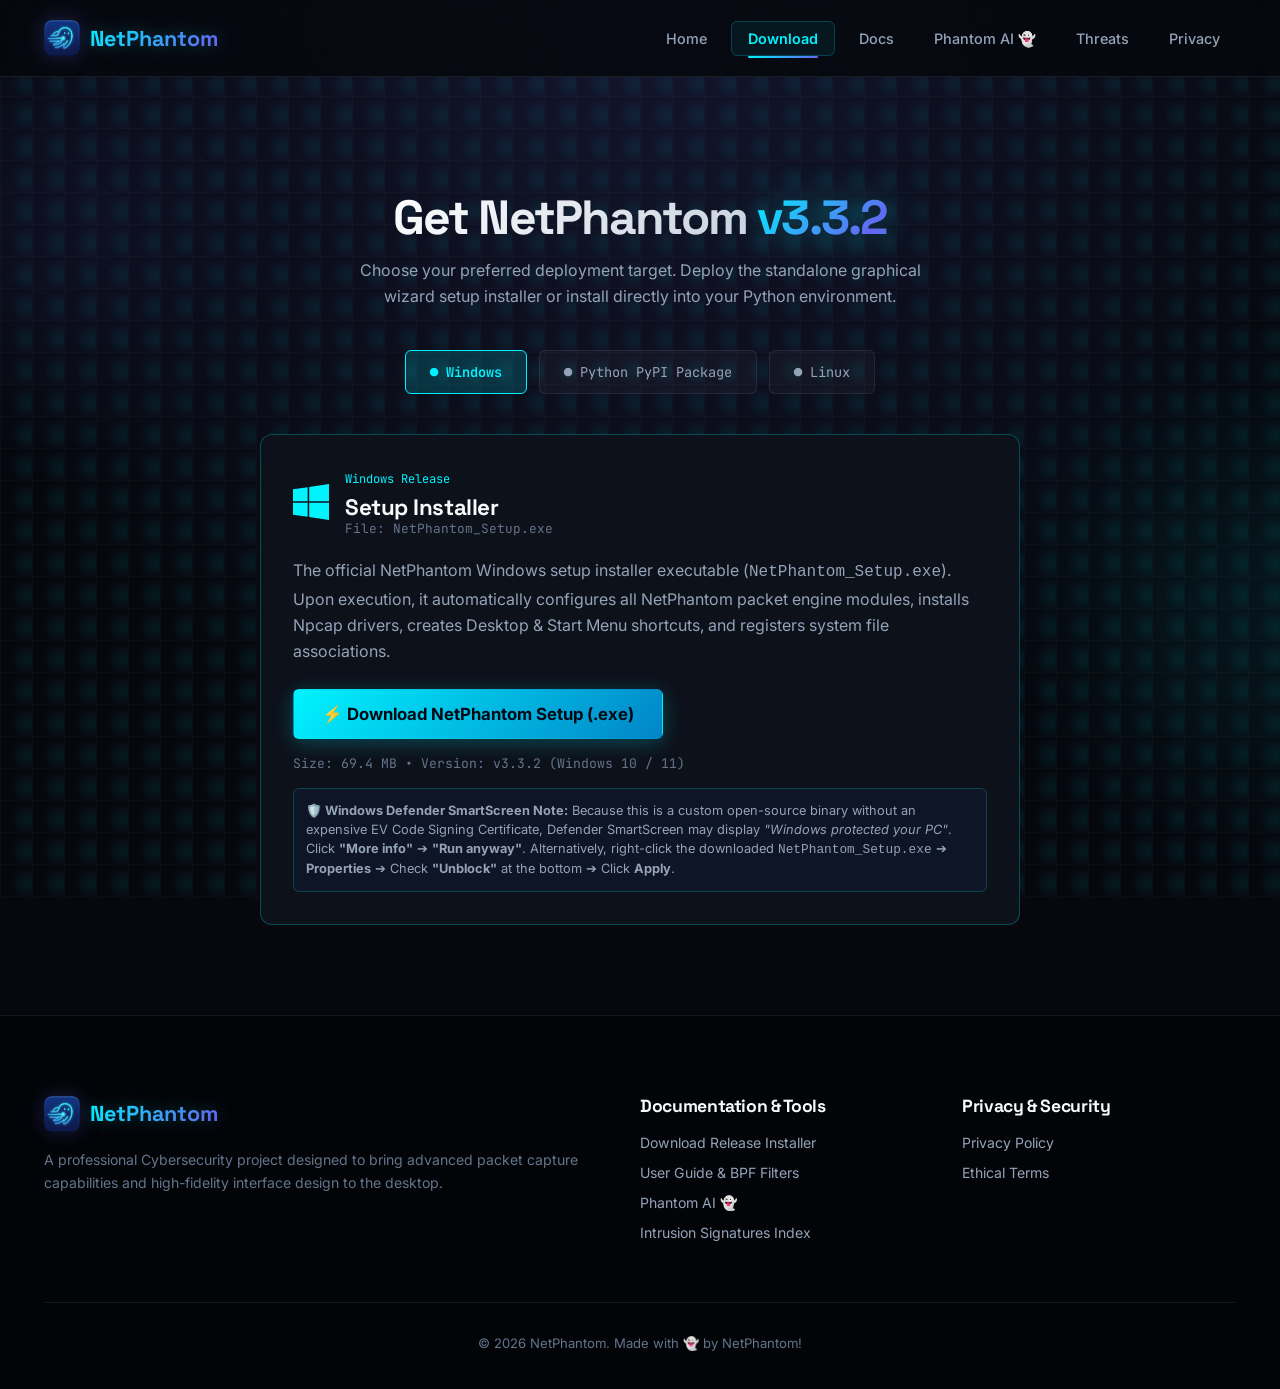
<file: download.html>
<!DOCTYPE html>
<html lang="en">

<head>
    <meta charset="UTF-8">
    <meta name="viewport" content="width=device-width, initial-scale=1.0, maximum-scale=1.0, user-scalable=no">
    <title>Download NetPhantom — Releases, Standalone Installer & PyPI CLI</title>
    <meta name="description"
        content="Get the latest release of NetPhantom. Download the Windows setup wizard installer, or set up the packet analyzer using standard Python command-line pip options.">
    <!-- OpenGraph Metadata -->
    <meta property="og:title" content="Download NetPhantom — Releases, Standalone Installer & PyPI CLI">
    <meta property="og:description"
        content="Download the graphical setup wizard installer or run CLI scripts. Zero telemetry and local processing.">
    <meta property="og:image"
        content="https://raw.githubusercontent.com/Lucky/NetPhantom/main/website/assets/og-image.png">
    <meta property="og:url" content="download.html">
    <meta property="og:type" content="website">
    <meta http-equiv="X-Content-Type-Options" content="nosniff">
    <meta http-equiv="X-Frame-Options" content="DENY">
    <meta http-equiv="Referrer-Policy" content="strict-origin-when-cross-origin">
    <link rel="icon" type="image/x-icon" href="assets/favicon.ico">
    <link rel="icon" type="image/png" sizes="32x32" href="assets/favicon-32x32.png">
    <link rel="icon" type="image/png" sizes="16x16" href="assets/favicon-16x16.png">
    <link rel="apple-touch-icon" sizes="180x180" href="assets/apple-touch-icon.png">
    <link rel="stylesheet" href="style.css">

    <!-- Advanced SEO & Search Engine Tags -->
    <meta name="keywords" content="packet sniffer, network analyzer, cyber security, pcap, scapy, wireshark alternative, network traffic, phantom ai, threat intelligence">
    <meta name="author" content="Lucky">
    <meta name="robots" content="index, follow">
    <link rel="canonical" href="https://lucky-om.github.io/NetPhantom/download">
    
    <!-- Twitter Cards -->
    <meta name="twitter:card" content="summary_large_image">
    <meta name="twitter:title" content="Download NetPhantom — Releases, Standalone Installer & PyPI CLI">
    <meta name="twitter:description" content="Get the latest release of NetPhantom. Download the Windows setup wizard installer, or set up the packet analyzer using standard Python command-line pip options.">
    <meta name="twitter:image" content="https://raw.githubusercontent.com/lucky-om/NetPhantom/main/website/assets/og-image.png">
</head>

<body>

    <!-- Header Navigation -->
    <header>
        <div class="container navbar">
            <a href="index.html" class="nav-logo" id="nav-logo-id">
                <img src="assets/logo.png" alt="NetPhantom Logo" class="nav-logo-icon">
                <span class="nav-logo-text">NetPhantom</span>
            </a>
            <button class="mobile-nav-toggle" aria-label="Toggle Navigation" id="mobile-toggle-btn">☰</button>
            <nav class="nav-menu">
                <ul class="nav-links">
                    <li><a href="index.html" id="nav-home-id">Home</a></li>
                    <li><a href="download.html" class="active" id="nav-download-id">Download</a></li>
                    <li><a href="docs.html" id="nav-docs-id">Docs</a></li>
                    <li><a href="ai.html" id="nav-ai-id">Phantom AI 👻</a></li>
                    <li><a href="threats.html" id="nav-threats-id">Threats</a></li>
                    <li><a href="privacy.html" id="nav-privacy-id">Privacy</a></li>
                    
                </ul>
            </nav>
        </div>
    </header>

    <!-- Download Releases Hub -->
    <main class="main-section" style="position:relative;">
        <!-- Background Ambient Glow Orbs -->
        <div class="ambient-orb ambient-orb-1" style="top: -50px; left: -150px;"></div>
        <div class="ambient-orb ambient-orb-2" style="top: 300px; right: -200px;"></div>

        <div class="container" style="position:relative; z-index:2;">
            <div class="section-hdr text-center reveal-on-scroll">
                <h2 class="hero-title" style="margin-bottom:12px; font-size: 3rem;">
                    <span class="animated-title-text">Get NetPhantom</span>
                    <span class="animated-gradient-text">v3.3.2</span>
                </h2>
                <p style="color:var(--text-secondary); max-width:600px; margin:0 auto;">Choose your preferred deployment
                    target. Deploy the standalone graphical wizard setup installer or install directly into your Python
                    environment.</p>
            </div>

            <!-- Release Channel Tabs -->
            <div class="download-tabs reveal-on-scroll">
                <button class="download-tab-btn active" data-tab="windows">● Windows</button>
                <button class="download-tab-btn" data-tab="pypi">● Python PyPI Package</button>
                <button class="download-tab-btn" data-tab="source">● Linux</button>
            </div>

            <div style="max-width: 760px; margin: 0 auto;">
                <!-- Tab Panel 1: Windows EXE -->
                <div class="download-content-panel active" id="tab-windows">
                    <div class="panel" style="border-color:rgba(0,243,255,0.25);">
                        <div style="display:flex; align-items:center; gap:16px; margin-bottom:20px;">
                            <svg style="width:36px; height:36px; color:var(--cyan);" fill="currentColor"
                                viewBox="0 0 24 24">
                                <path
                                    d="M0 3.449L9.75 2.1v9.45H0V3.449zM0 12.45h9.75v9.45L0 20.551v-8.101zM10.8 1.95L24 0v11.55H10.8V1.95zM10.8 12.45H24v11.55l-13.2-1.95v-9.6z">
                                </path>
                            </svg>
                            <div>
                                <span class="code-tag">Windows Release</span>
                                <h3 style="font-size:1.4rem;">Setup Installer </h3>
                                <div style="font-family:var(--font-mono); font-size:0.8rem; color:var(--text-dim);">
                                    File: NetPhantom_Setup.exe</div>
                            </div>
                        </div>

                        <p style="margin-bottom:24px;">
                            The official NetPhantom Windows setup installer executable
                            (<code>NetPhantom_Setup.exe</code>). Upon execution,
                            it automatically configures all NetPhantom packet engine modules, installs Npcap drivers,
                            creates Desktop & Start Menu
                            shortcuts, and registers system file associations.
                        </p>


                        <div style="display:flex; gap:16px; align-items:center; flex-wrap:wrap; margin-bottom:16px;">
                            <a href="https://github.com/lucky-om/NetPhantom/raw/main/installers/windows/dist/NetPhantom_Setup.exe" class="btn btn-cyan"
                                id="download-win-setup" download="NetPhantom_Setup.exe" style="padding:14px 28px; font-size:1.05rem;">
                                ⚡ Download NetPhantom Setup (.exe)
                            </a>
                            <span style="font-family:var(--font-mono); font-size:0.82rem; color:var(--text-dim);">
                                Size: 69.4 MB • Version: v3.3.2 (Windows 10 / 11)
                            </span>
                        </div>

                        <div style="background:rgba(15,23,42,0.8); border:1px solid rgba(0,243,255,0.2); border-radius:6px; padding:12px; font-size:0.80rem; color:var(--text-secondary); line-height:1.5;">
                            <strong>🛡️ Windows Defender SmartScreen Note:</strong> Because this is a custom open-source binary without an expensive EV Code Signing Certificate, Defender SmartScreen may display <em>"Windows protected your PC"</em>.<br>
                            Click <strong>"More info"</strong> ➔ <strong>"Run anyway"</strong>. Alternatively, right-click the downloaded <code>NetPhantom_Setup.exe</code> ➔ <strong>Properties</strong> ➔ Check <strong>"Unblock"</strong> at the bottom ➔ Click <strong>Apply</strong>.
                        </div>
                    </div>
                </div>

                <!-- Tab Panel 2: PIP Setup -->
                <div class="download-content-panel" id="tab-pypi">
                    <div class="panel">
                        <span class="code-tag">PyPI Package</span>
                        <h3 style="font-size:1.4rem; margin-bottom:12px;">Install via Python Pip</h3>
                        <p style="margin-bottom:16px;">
                            <ul>
                                <li>Ensure you have <strong>Python 3.10+</strong> installed.</li>
                            </ul>
                            Install NetPhantom directly into your global virtual environment using pip:
                        </p>

                        <div class="copy-box">
                            <code>python -m pip install git+https://github.com/lucky-om/NetPhantom.git</code>
                            <button class="copy-btn">COPY</button>
                        </div>

                        <div class="copy-box">
                            <code>netphantom</code>
                            <button class="copy-btn">COPY</button>
                        </div>

                        <div style="margin-top:20px; font-size:0.82rem; color:var(--text-dim);">
                            Dependencies automatically resolved: <code>scapy</code>, <code>pywifi</code>, <code>Pillow</code>, <code>psutil</code>.
                        </div>
                    </div>
                </div>

                <!-- Tab Panel 3: Linux Setup -->
                <div class="download-content-panel" id="tab-source">
                    <div class="panel">
                        <span class="code-tag">Linux Setup</span>
                        <h3 style="font-size:1.4rem; margin-bottom:12px;">Linux Auto Installer & Source Build</h3>
                        <p style="margin-bottom:16px;">
                            Run Linux setup installer to auto-install dependencies, grant packet capture
                            capabilities, and register system desktop shortcuts:
                        </p>

                        <div class="copy-box">
                            <code>git clone https://github.com/lucky-om/NetPhantom.git</code>
                            <button class="copy-btn">COPY</button>
                        </div>

                        <div class="copy-box">
                            <code>cd NetPhantom && sudo bash ./installers/linux/install.sh</code>
                            <button class="copy-btn">COPY</button>
                        </div>

                        <div class="copy-box">
                            <code>netphantom</code>
                            <button class="copy-btn">COPY</button>
                        </div>
                    </div>
                </div>


            </div>
        </div>
    </main>

    <!-- Footer -->
    <footer class="section-divider">
        <div class="container">
            <div class="footer-grid">
                <div class="footer-col">
                    <div class="nav-logo" style="margin-bottom:16px;">
                        <img src="assets/logo.png" alt="NetPhantom Logo" class="nav-logo-icon">
                        <span class="nav-logo-text">NetPhantom</span>
                    </div>
                    <p>A professional Cybersecurity project designed to bring advanced packet capture
                        capabilities and high-fidelity interface design to the desktop.</p>
                </div>
                <div class="footer-col">
                    <h4>Documentation & Tools</h4>
                    <ul>
                        <li><a href="download.html">Download Release Installer</a></li>
                        <li><a href="docs.html">User Guide & BPF Filters</a></li>
                        <li><a href="ai.html" id="footer-ai-id">Phantom AI 👻</a></li>
                        <li><a href="threats.html">Intrusion Signatures Index</a></li>
                    </ul>
                </div>
                <div class="footer-col">
                    <h4>Privacy & Security</h4>
                    <ul>
                        <li><a href="privacy.html">Privacy Policy</a></li>
                        <li><a href="privacy.html#ethical-usage">Ethical Terms</a></li>
                    </ul>
                </div>
            </div>
            <div class="footer-bottom">
                <div>© 2026 NetPhantom. Made with 👻 by NetPhantom!</div>
                
            </div>
        </div>
    </footer>

    <script src="script.js"></script>
</body>

</html>
</file>
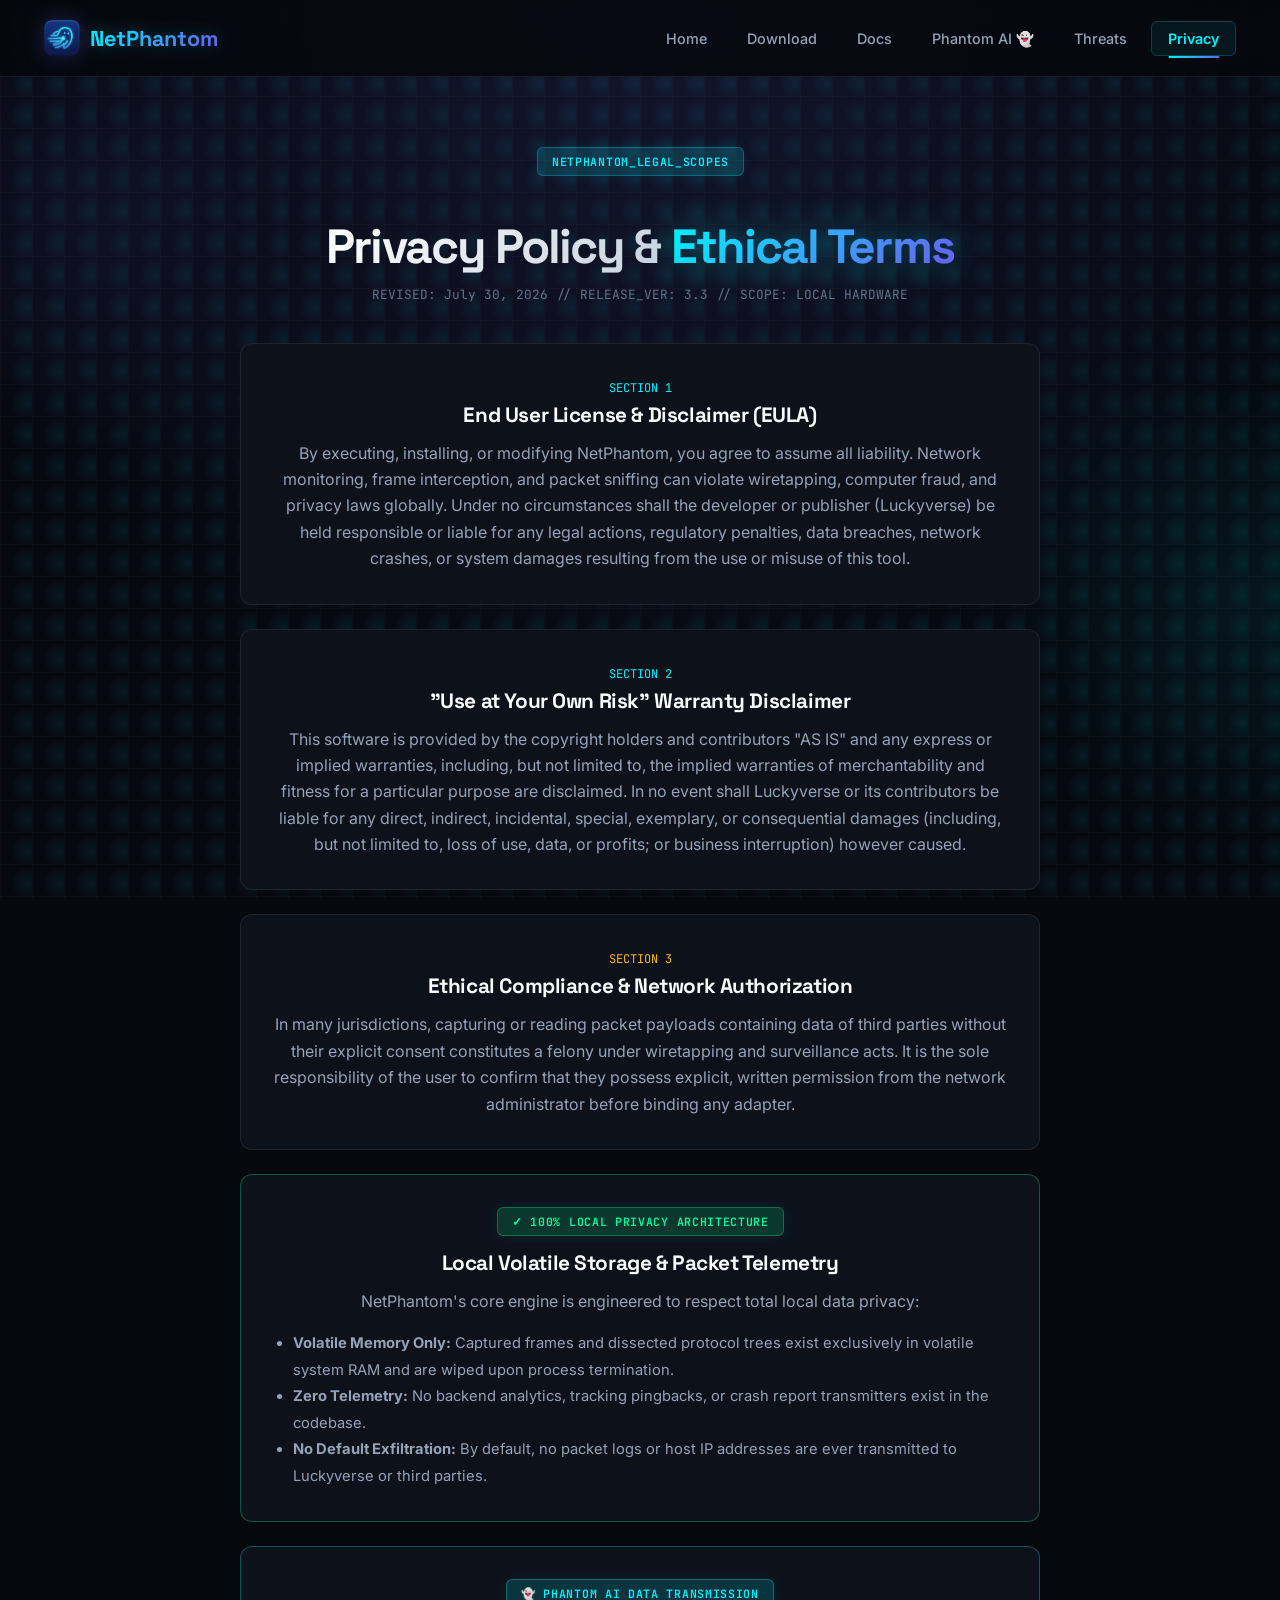
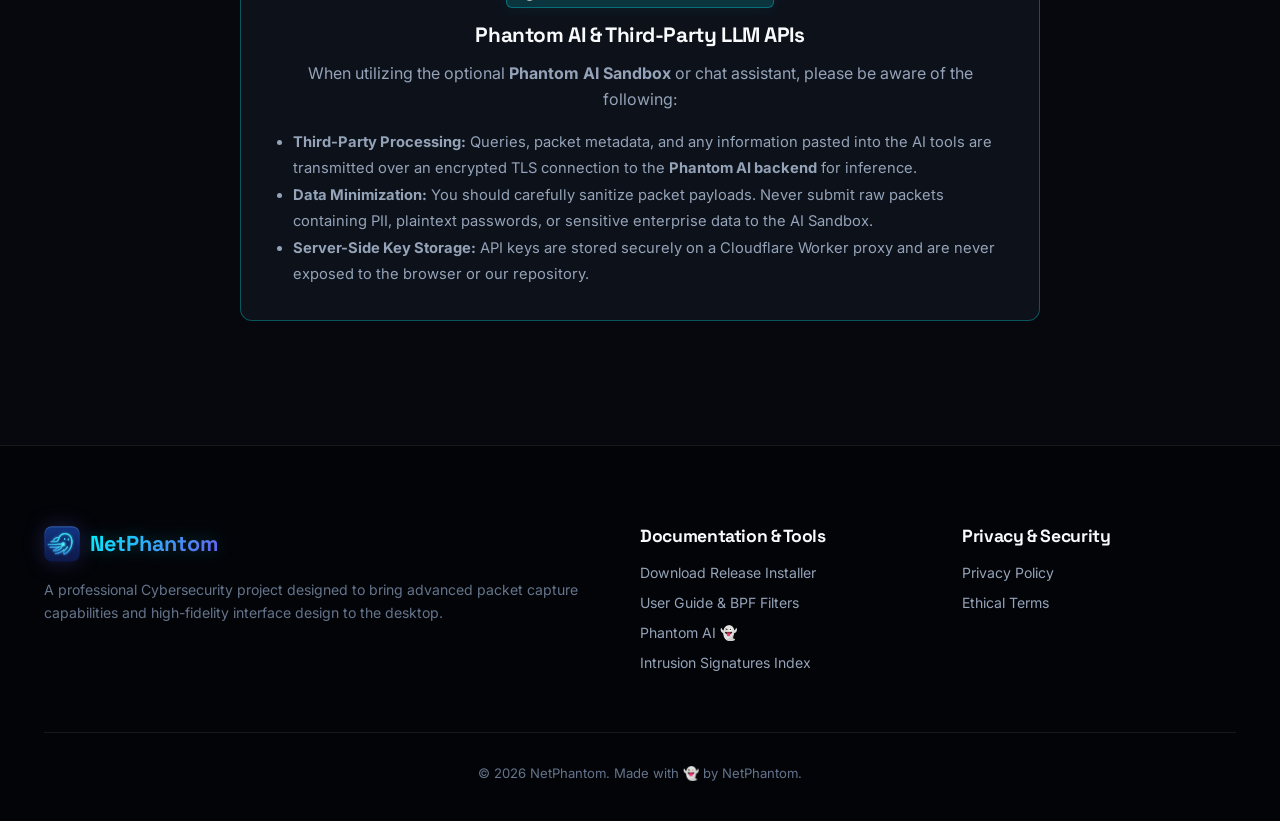
<file: privacy.html>
<!DOCTYPE html>
<html lang="en">

<head>
    <meta charset="UTF-8">
    <meta name="viewport" content="width=device-width, initial-scale=1.0, maximum-scale=1.0, user-scalable=no">
    <title>Privacy Policy & Ethical Compliance Terms — NetPhantom</title>
    <meta name="description"
        content="Read NetPhantom's privacy policy and terms. Learn about our local-only execution model, zero data collection, and ethical packet monitoring policies.">
    <!-- OpenGraph Metadata -->
    <meta property="og:title" content="Privacy Policy & Ethical Compliance Terms — NetPhantom">
    <meta property="og:description"
        content="NetPhantom operates strictly locally with zero user telemetry or data collection. Read our ethical compliance terms.">
    <meta property="og:image"
        content="https://raw.githubusercontent.com/Lucky/NetPhantom/main/website/assets/og-image.png">
    <meta property="og:url" content="privacy.html">
    <meta property="og:type" content="website">
    <meta http-equiv="X-Content-Type-Options" content="nosniff">
    <meta http-equiv="X-Frame-Options" content="DENY">
    <meta http-equiv="Referrer-Policy" content="strict-origin-when-cross-origin">
    <link rel="icon" type="image/x-icon" href="assets/favicon.ico">
    <link rel="icon" type="image/png" sizes="32x32" href="assets/favicon-32x32.png">
    <link rel="icon" type="image/png" sizes="16x16" href="assets/favicon-16x16.png">
    <link rel="apple-touch-icon" sizes="180x180" href="assets/apple-touch-icon.png">
    <link rel="stylesheet" href="style.css">

    <!-- Advanced SEO & Search Engine Tags -->
    <meta name="keywords" content="packet sniffer, network analyzer, cyber security, pcap, scapy, wireshark alternative, network traffic, phantom ai, threat intelligence">
    <meta name="author" content="Lucky">
    <meta name="robots" content="index, follow">
    <link rel="canonical" href="https://lucky-om.github.io/NetPhantom/privacy">
    
    <!-- Twitter Cards -->
    <meta name="twitter:card" content="summary_large_image">
    <meta name="twitter:title" content="Privacy Policy & Ethical Compliance Terms — NetPhantom">
    <meta name="twitter:description" content="Read NetPhantom's privacy policy and terms. Learn about our local-only execution model, zero data collection, and ethical packet monitoring policies.">
    <meta name="twitter:image" content="https://raw.githubusercontent.com/lucky-om/NetPhantom/main/website/assets/og-image.png">
</head>

<body>

    <!-- Header Navigation -->
    <header>
        <div class="container navbar">
            <a href="index.html" class="nav-logo" id="nav-logo-id">
                <img src="assets/logo.png" alt="NetPhantom Logo" class="nav-logo-icon">
                <span class="nav-logo-text">NetPhantom</span>
            </a>
            <button class="mobile-nav-toggle" aria-label="Toggle Navigation" id="mobile-toggle-btn">☰</button>
            <nav class="nav-menu">
                <ul class="nav-links">
                    <li><a href="index.html" id="nav-home-id">Home</a></li>
                    <li><a href="download.html" id="nav-download-id">Download</a></li>
                    <li><a href="docs.html" id="nav-docs-id">Docs</a></li>
                    <li><a href="ai.html" id="nav-ai-id">Phantom AI 👻</a></li>
                    <li><a href="threats.html" id="nav-threats-id">Threats</a></li>
                    <li><a href="privacy.html" class="active" id="nav-privacy-id">Privacy</a></li>
                    
                </ul>
            </nav>
        </div>
    </header>

    <!-- Privacy Center -->
    <section class="container" style="padding-top:70px; padding-bottom:100px; position:relative;">
        <!-- Background Ambient Glow Orbs -->
        <div class="ambient-orb ambient-orb-1" style="top: -50px; left: -150px;"></div>
        <div class="ambient-orb ambient-orb-2" style="top: 300px; right: -200px;"></div>

        <div style="max-width: 900px; margin: 0 auto; position:relative; z-index:2; text-align:center;">
            <div style="display: flex; justify-content: center; width: 100%; margin-bottom: 20px;">
                <div class="hud-tag reveal-on-scroll">NETPHANTOM_LEGAL_SCOPES</div>
            </div>

            <h1 class="hero-title reveal-on-scroll" style="margin-bottom:12px; font-size: 3rem; text-align:center;">
                <span class="animated-title-text">Privacy Policy &</span>
                <span class="animated-gradient-text">Ethical Terms</span>
            </h1>
            <div style="font-family:var(--font-mono); font-size:0.8rem; color:var(--text-dim); margin-bottom:40px;">
                REVISED: July 30, 2026 // RELEASE_VER: 3.3 // SCOPE: LOCAL HARDWARE
            </div>

            <!-- Policy Block 1 -->
            <div class="panel privacy-panel-center reveal-on-scroll" style="padding:32px;">
                <span class="code-tag">SECTION 1</span>
                <h3 style="margin-bottom:12px; font-size:1.3rem;">End User License & Disclaimer (EULA)</h3>
                <p>
                    By executing, installing, or modifying NetPhantom, you agree to assume all liability. Network
                    monitoring, frame interception, and packet sniffing can violate wiretapping, computer fraud, and
                    privacy laws globally. Under no circumstances shall the developer or publisher (Luckyverse) be held
                    responsible or liable for any legal actions, regulatory penalties, data breaches, network crashes,
                    or system damages resulting from the use or misuse of this tool.
                </p>
            </div>

            <!-- Policy Block 2 -->
            <div class="panel privacy-panel-center reveal-on-scroll" style="padding:32px;">
                <span class="code-tag">SECTION 2</span>
                <h3 style="margin-bottom:12px; font-size:1.3rem;">"Use at Your Own Risk" Warranty Disclaimer</h3>
                <p>
                    This software is provided by the copyright holders and contributors "AS IS" and any express or
                    implied warranties, including, but not limited to, the implied warranties of merchantability and
                    fitness for a particular purpose are disclaimed. In no event shall Luckyverse or its contributors be
                    liable for any direct, indirect, incidental, special, exemplary, or consequential damages
                    (including, but not limited to, loss of use, data, or profits; or business interruption) however
                    caused.
                </p>
            </div>

            <!-- Policy Block 3 -->
            <div class="panel privacy-panel-center reveal-on-scroll" style="padding:32px;" id="ethical-usage">
                <span class="code-tag" style="color:var(--warning);">SECTION 3</span>
                <h3 style="margin-bottom:12px; font-size:1.3rem;">Ethical Compliance & Network Authorization</h3>
                <p>
                    In many jurisdictions, capturing or reading packet payloads containing data of third parties without
                    their explicit consent constitutes a felony under wiretapping and surveillance acts. It is the sole
                    responsibility of the user to confirm that they possess explicit, written permission from the
                    network administrator before binding any adapter.
                </p>
            </div>

            <!-- Policy Block 4 -->
            <div class="panel privacy-panel-center reveal-on-scroll" style="padding:32px; border-color:rgba(0,255,157,0.3);">
                <div class="hud-tag"
                    style="margin-bottom:16px; color:var(--emerald); background:var(--emerald-glow); border-color:rgba(0,255,157,0.3);">
                    ✓ 100% LOCAL PRIVACY ARCHITECTURE
                </div>
                <h3 style="margin-bottom:12px; font-size:1.3rem;">Local Volatile Storage & Packet Telemetry</h3>
                <p style="margin-bottom:16px;">
                    NetPhantom's core engine is engineered to respect total local data privacy:
                </p>
                <ul style="margin-left:20px; color:var(--text-secondary); line-height:1.8; font-size:0.92rem; text-align: left;">
                    <li><strong>Volatile Memory Only:</strong> Captured frames and dissected protocol trees exist
                        exclusively in volatile system RAM and are wiped upon process termination.</li>
                    <li><strong>Zero Telemetry:</strong> No backend analytics, tracking pingbacks, or crash report
                        transmitters exist in the codebase.</li>
                    <li><strong>No Default Exfiltration:</strong> By default, no packet logs or host IP addresses are ever transmitted
                        to Luckyverse or third parties.</li>
                </ul>
            </div>

            <!-- Policy Block 5: AI Privacy -->
            <div class="panel privacy-panel-center reveal-on-scroll" style="padding:32px; border-color:rgba(0,243,255,0.3);">
                <div class="hud-tag"
                    style="margin-bottom:16px; color:var(--cyan); background:var(--cyan-glow); border-color:rgba(0,243,255,0.3);">
                    👻 PHANTOM AI DATA TRANSMISSION
                </div>
                <h3 style="margin-bottom:12px; font-size:1.3rem;">Phantom AI & Third-Party LLM APIs</h3>
                <p style="margin-bottom:16px;">
                    When utilizing the optional <strong>Phantom AI Sandbox</strong> or chat assistant, please be aware of the following:
                </p>
                <ul style="margin-left:20px; color:var(--text-secondary); line-height:1.8; font-size:0.92rem; text-align: left;">
                    <li><strong>Third-Party Processing:</strong> Queries, packet metadata, and any information pasted into the AI tools are transmitted over an encrypted TLS connection to the <strong>Phantom AI backend</strong> for inference.</li>
                    <li><strong>Data Minimization:</strong> You should carefully sanitize packet payloads. Never submit raw packets containing PII, plaintext passwords, or sensitive enterprise data to the AI Sandbox.</li>
                    <li><strong>Server-Side Key Storage:</strong> API keys are stored securely on a Cloudflare Worker proxy and are never exposed to the browser or our repository.</li>
                </ul>
            </div>
        </div>
    </section>

    <!-- Footer -->
    <footer class="section-divider">
        <div class="container">
            <div class="footer-grid">
                <div class="footer-col">
                    <div class="nav-logo" style="margin-bottom:16px;">
                        <img src="assets/logo.png" alt="NetPhantom Logo" class="nav-logo-icon">
                        <span class="nav-logo-text">NetPhantom</span>
                    </div>
                    <p>A professional Cybersecurity project designed to bring advanced packet capture
                        capabilities and high-fidelity interface design to the desktop.</p>
                </div>
                <div class="footer-col">
                    <h4>Documentation & Tools</h4>
                    <ul>
                        <li><a href="download.html">Download Release Installer</a></li>
                        <li><a href="docs.html">User Guide & BPF Filters</a></li>
                        <li><a href="ai.html" id="footer-ai-id">Phantom AI 👻</a></li>
                        <li><a href="threats.html">Intrusion Signatures Index</a></li>
                    </ul>
                </div>
                <div class="footer-col">
                    <h4>Privacy & Security</h4>
                    <ul>
                        <li><a href="privacy.html">Privacy Policy</a></li>
                        <li><a href="privacy.html#ethical-usage">Ethical Terms</a></li>
                    </ul>
                </div>
            </div>
            <div class="footer-bottom">
                <div>© 2026 NetPhantom. Made with 👻 by NetPhantom.</div>
                
            </div>
        </div>
    </footer>

    <script src="script.js"></script>
</body>

</html>
</file>
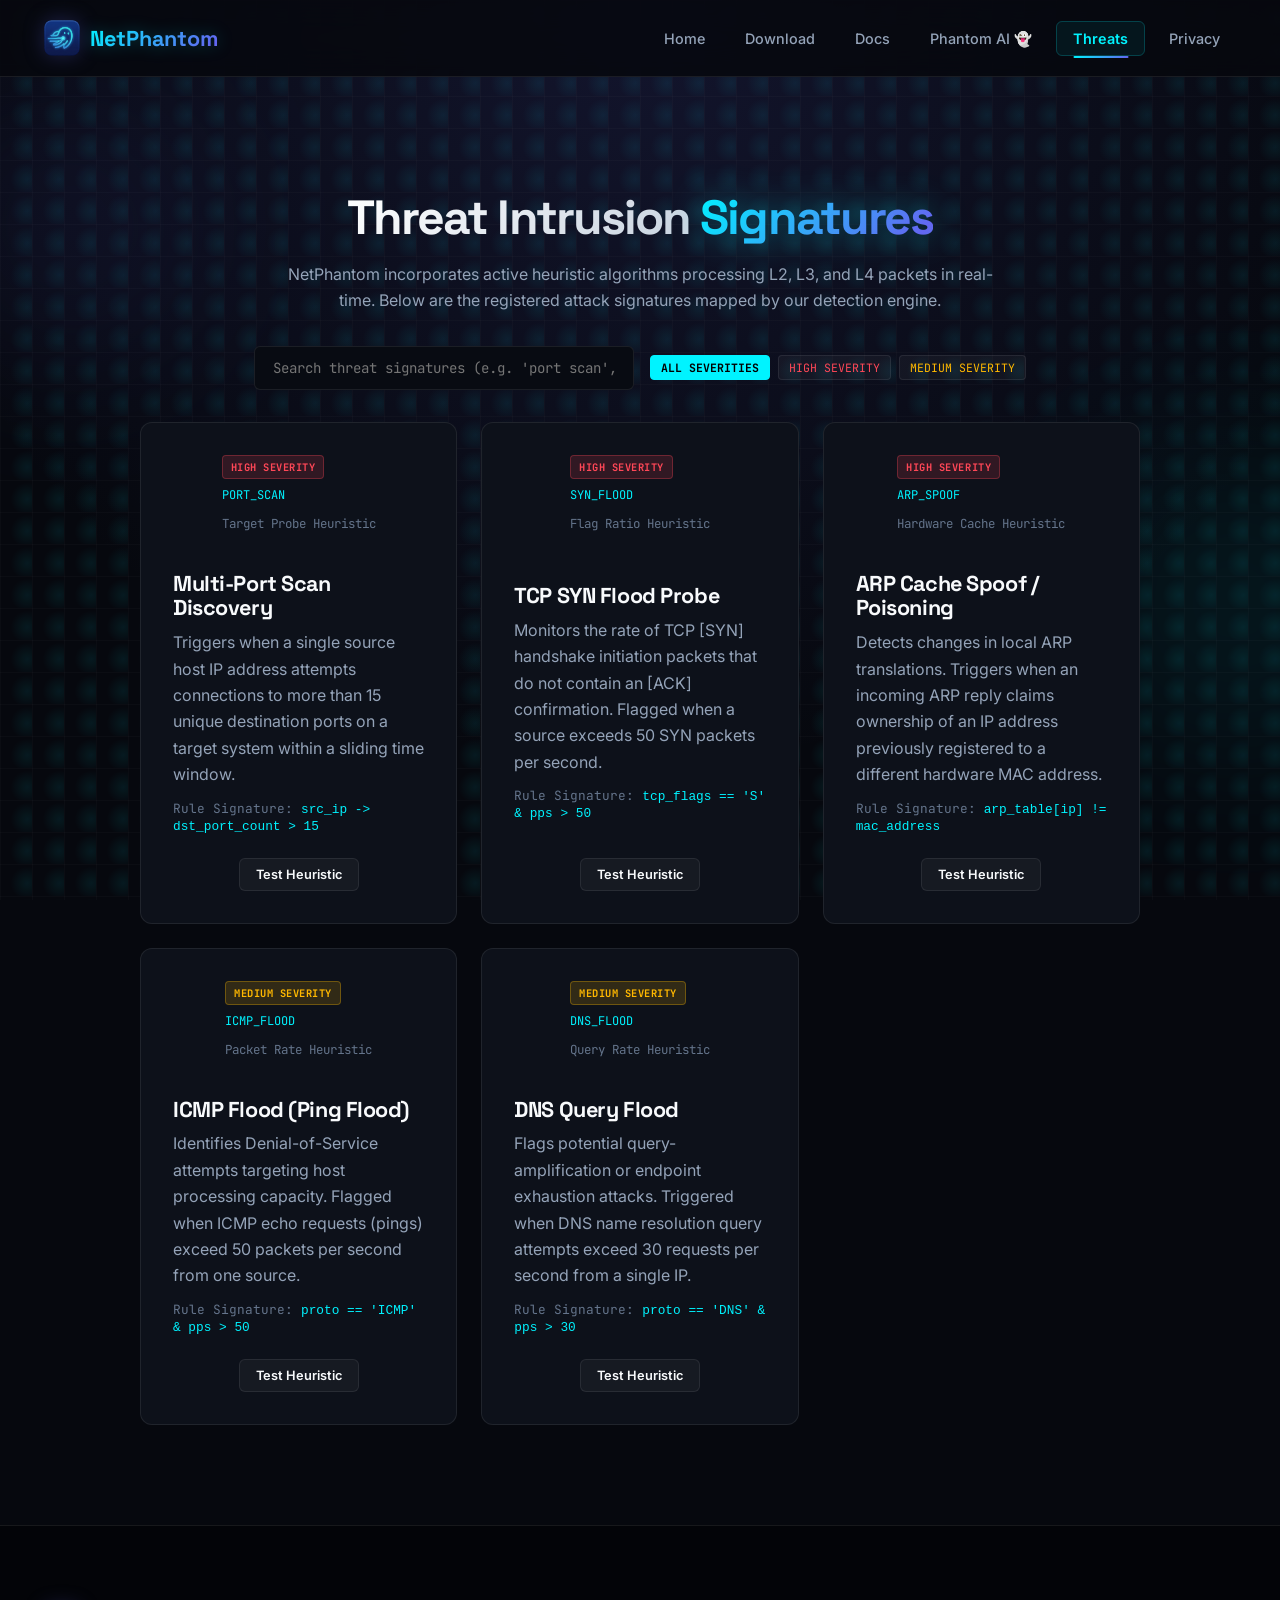
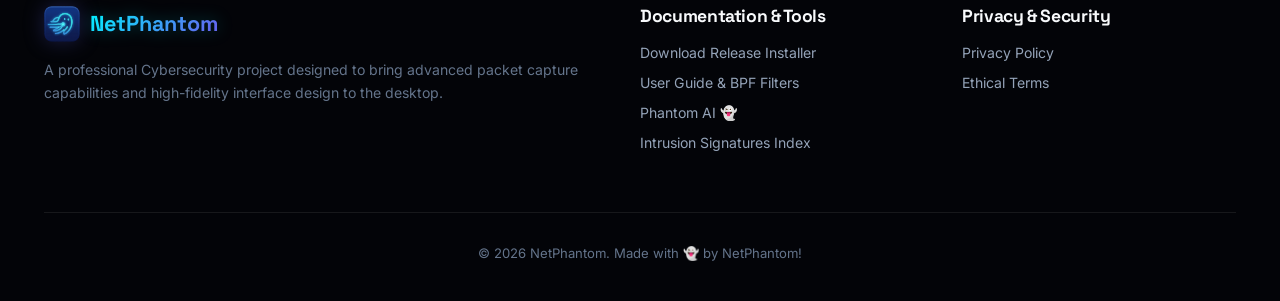
<file: threats.html>
<!DOCTYPE html>
<html lang="en">
<head>
    <meta charset="UTF-8">
    <meta name="viewport" content="width=device-width, initial-scale=1.0, maximum-scale=1.0, user-scalable=no">
    <title>Intrusion Signature Index — NetPhantom Threat Heuristics</title>
    <meta name="description" content="Reference guide to NetPhantom's built-in intrusion warning signatures. Read about Port Scan, SYN Flood, ARP spoofing, and flood heuristic configurations.">
    <!-- OpenGraph Metadata -->
    <meta property="og:title" content="Intrusion Signature Index — NetPhantom Threat Heuristics">
    <meta property="og:description" content="Technical signatures and threshold specifications for NetPhantom's localized threat heuristics.">
    <meta property="og:image" content="https://raw.githubusercontent.com/Lucky/NetPhantom/main/website/assets/og-image.png">
    <meta property="og:url" content="threats.html">
    <meta property="og:type" content="website">
    <meta http-equiv="X-Content-Type-Options" content="nosniff">
    <meta http-equiv="X-Frame-Options" content="DENY">
    <meta http-equiv="Referrer-Policy" content="strict-origin-when-cross-origin">
    <link rel="icon" type="image/x-icon" href="assets/favicon.ico">
    <link rel="icon" type="image/png" sizes="32x32" href="assets/favicon-32x32.png">
    <link rel="icon" type="image/png" sizes="16x16" href="assets/favicon-16x16.png">
    <link rel="apple-touch-icon" sizes="180x180" href="assets/apple-touch-icon.png">
    <link rel="stylesheet" href="style.css">

    <!-- Advanced SEO & Search Engine Tags -->
    <meta name="keywords" content="packet sniffer, network analyzer, cyber security, pcap, scapy, wireshark alternative, network traffic, phantom ai, threat intelligence">
    <meta name="author" content="Lucky">
    <meta name="robots" content="index, follow">
    <link rel="canonical" href="https://lucky-om.github.io/NetPhantom/threats">
    
    <!-- Twitter Cards -->
    <meta name="twitter:card" content="summary_large_image">
    <meta name="twitter:title" content="Intrusion Signature Index — NetPhantom Threat Heuristics">
    <meta name="twitter:description" content="Reference guide to NetPhantom's built-in intrusion warning signatures. Read about Port Scan, SYN Flood, ARP spoofing, and flood heuristic configurations.">
    <meta name="twitter:image" content="https://raw.githubusercontent.com/lucky-om/NetPhantom/main/website/assets/og-image.png">
</head>
<body>

    <!-- Header Navigation -->
    <header>
        <div class="container navbar">
            <a href="index.html" class="nav-logo" id="nav-logo-id">
                <img src="assets/logo.png" alt="NetPhantom Logo" class="nav-logo-icon">
                <span class="nav-logo-text">NetPhantom</span>
            </a>
            <button class="mobile-nav-toggle" aria-label="Toggle Navigation" id="mobile-toggle-btn">☰</button>
            <nav class="nav-menu">
                <ul class="nav-links">
                    <li><a href="index.html" id="nav-home-id">Home</a></li>
                    <li><a href="download.html" id="nav-download-id">Download</a></li>
                    <li><a href="docs.html" id="nav-docs-id">Docs</a></li>
                    <li><a href="ai.html" id="nav-ai-id">Phantom AI 👻</a></li>
                    <li><a href="threats.html" class="active" id="nav-threats-id">Threats</a></li>
                    <li><a href="privacy.html" id="nav-privacy-id">Privacy</a></li>
                    
                </ul>
            </nav>
        </div>
    </header>

    <!-- Threat Index Container -->
    <section class="container" style="padding-top:70px; padding-bottom:100px; position:relative;">
        <!-- Background Ambient Glow Orbs -->
        <div class="ambient-orb ambient-orb-1" style="top: -50px; left: -150px;"></div>
        <div class="ambient-orb ambient-orb-2" style="top: 300px; right: -200px;"></div>

        <div style="position:relative; z-index:2; text-align:center;">
            <div style="display: flex; justify-content: center; width: 100%; margin-bottom: 20px;">
                
            </div>
            
            <h1 class="hero-title reveal-on-scroll" style="margin-bottom:16px; font-size: 3rem; text-align:center;">
                <span class="animated-title-text">Threat Intrusion</span> 
                <span class="animated-gradient-text">Signatures</span>
            </h1>
            
            <p class="reveal-on-scroll" style="color:var(--text-secondary); max-width:720px; margin:0 auto 32px auto;">
            NetPhantom incorporates active heuristic algorithms processing L2, L3, and L4 packets in real-time. Below are the registered attack signatures mapped by our detection engine.
        </p>

        <!-- Search & Filter Controls -->
        <div class="reveal-on-scroll" style="display:flex; justify-content:center; gap:16px; align-items:center; flex-wrap:wrap; margin-bottom:32px; position:relative; z-index:2;">
            <input type="text" id="threat-search-input" class="cli-field" style="background:#080b12; border:1px solid var(--border-ghost); padding:12px 18px; border-radius:6px; max-width:380px; width: 100%; color:var(--cyan);" placeholder="Search threat signatures (e.g. 'port scan', 'arp')...">
            
            <div style="display:flex; gap:8px;">
                <button class="sim-filter-btn severity-filter-btn active" data-sev="ALL">ALL SEVERITIES</button>
                <button class="sim-filter-btn severity-filter-btn" data-sev="HIGH" style="color:var(--error);">HIGH SEVERITY</button>
                <button class="sim-filter-btn severity-filter-btn" data-sev="MEDIUM" style="color:var(--warning);">MEDIUM SEVERITY</button>
            </div>
        </div>

        <div class="threat-grid" style="position:relative; z-index:2;">
            <!-- Threat 1 -->
            <div class="panel threat-card reveal-on-scroll">
                <div class="threat-meta">
                    <span class="threat-severity severity-high">HIGH SEVERITY</span>
                    <span class="code-tag" style="margin-top:8px;">PORT_SCAN</span>
                    <div style="font-size:0.78rem; color:var(--text-dim); font-family:var(--font-mono); margin-top:4px;">Target Probe Heuristic</div>
                </div>
                <div class="threat-detail">
                    <h3 style="margin-bottom:8px;">Multi-Port Scan Discovery</h3>
                    <p style="margin-bottom:12px;">
                        Triggers when a single source host IP address attempts connections to more than 15 unique destination ports on a target system within a sliding time window.
                    </p>
                    <div style="font-size:0.8rem; color:var(--text-dim); font-family:var(--font-mono);">
                        Rule Signature: <code style="color:var(--cyan);">src_ip -&gt; dst_port_count &gt; 15</code>
                    </div>
                </div>
                <div>
                    <button class="btn btn-sm btn-secondary test-heuristic-btn" data-rule="Port Scan Probe">Test Heuristic</button>
                </div>
            </div>

            <!-- Threat 2 -->
            <div class="panel threat-card">
                <div class="threat-meta">
                    <span class="threat-severity severity-high">HIGH SEVERITY</span>
                    <span class="code-tag" style="margin-top:8px;">SYN_FLOOD</span>
                    <div style="font-size:0.78rem; color:var(--text-dim); font-family:var(--font-mono); margin-top:4px;">Flag Ratio Heuristic</div>
                </div>
                <div class="threat-detail">
                    <h3 style="margin-bottom:8px;">TCP SYN Flood Probe</h3>
                    <p style="margin-bottom:12px;">
                        Monitors the rate of TCP [SYN] handshake initiation packets that do not contain an [ACK] confirmation. Flagged when a source exceeds 50 SYN packets per second.
                    </p>
                    <div style="font-size:0.8rem; color:var(--text-dim); font-family:var(--font-mono);">
                        Rule Signature: <code style="color:var(--cyan);">tcp_flags == 'S' &amp; pps &gt; 50</code>
                    </div>
                </div>
                <div>
                    <button class="btn btn-sm btn-secondary test-heuristic-btn" data-rule="TCP SYN Flood">Test Heuristic</button>
                </div>
            </div>

            <!-- Threat 3 -->
            <div class="panel threat-card">
                <div class="threat-meta">
                    <span class="threat-severity severity-high">HIGH SEVERITY</span>
                    <span class="code-tag" style="margin-top:8px;">ARP_SPOOF</span>
                    <div style="font-size:0.78rem; color:var(--text-dim); font-family:var(--font-mono); margin-top:4px;">Hardware Cache Heuristic</div>
                </div>
                <div class="threat-detail">
                    <h3 style="margin-bottom:8px;">ARP Cache Spoof / Poisoning</h3>
                    <p style="margin-bottom:12px;">
                        Detects changes in local ARP translations. Triggers when an incoming ARP reply claims ownership of an IP address previously registered to a different hardware MAC address.
                    </p>
                    <div style="font-size:0.8rem; color:var(--text-dim); font-family:var(--font-mono);">
                        Rule Signature: <code style="color:var(--cyan);">arp_table[ip] != mac_address</code>
                    </div>
                </div>
                <div>
                    <button class="btn btn-sm btn-secondary test-heuristic-btn" data-rule="ARP Cache Poisoning">Test Heuristic</button>
                </div>
            </div>

            <!-- Threat 4 -->
            <div class="panel threat-card">
                <div class="threat-meta">
                    <span class="threat-severity severity-medium">MEDIUM SEVERITY</span>
                    <span class="code-tag" style="margin-top:8px;">ICMP_FLOOD</span>
                    <div style="font-size:0.78rem; color:var(--text-dim); font-family:var(--font-mono); margin-top:4px;">Packet Rate Heuristic</div>
                </div>
                <div class="threat-detail">
                    <h3 style="margin-bottom:8px;">ICMP Flood (Ping Flood)</h3>
                    <p style="margin-bottom:12px;">
                        Identifies Denial-of-Service attempts targeting host processing capacity. Flagged when ICMP echo requests (pings) exceed 50 packets per second from one source.
                    </p>
                    <div style="font-size:0.8rem; color:var(--text-dim); font-family:var(--font-mono);">
                        Rule Signature: <code style="color:var(--cyan);">proto == 'ICMP' &amp; pps &gt; 50</code>
                    </div>
                </div>
                <div>
                    <button class="btn btn-sm btn-secondary test-heuristic-btn" data-rule="ICMP Ping Flood">Test Heuristic</button>
                </div>
            </div>

            <!-- Threat 5 -->
            <div class="panel threat-card">
                <div class="threat-meta">
                    <span class="threat-severity severity-medium">MEDIUM SEVERITY</span>
                    <span class="code-tag" style="margin-top:8px;">DNS_FLOOD</span>
                    <div style="font-size:0.78rem; color:var(--text-dim); font-family:var(--font-mono); margin-top:4px;">Query Rate Heuristic</div>
                </div>
                <div class="threat-detail">
                    <h3 style="margin-bottom:8px;">DNS Query Flood</h3>
                    <p style="margin-bottom:12px;">
                        Flags potential query-amplification or endpoint exhaustion attacks. Triggered when DNS name resolution query attempts exceed 30 requests per second from a single IP.
                    </p>
                    <div style="font-size:0.8rem; color:var(--text-dim); font-family:var(--font-mono);">
                        Rule Signature: <code style="color:var(--cyan);">proto == 'DNS' &amp; pps &gt; 30</code>
                    </div>
                </div>
                <div>
                    <button class="btn btn-sm btn-secondary test-heuristic-btn" data-rule="DNS Query Flood">Test Heuristic</button>
                </div>
            </div>
        </div>
    </section>

    <!-- Footer -->
    <footer class="section-divider">
        <div class="container">
            <div class="footer-grid">
                <div class="footer-col">
                    <div class="nav-logo" style="margin-bottom:16px;">
                        <img src="assets/logo.png" alt="NetPhantom Logo" class="nav-logo-icon">
                        <span class="nav-logo-text">NetPhantom</span>
                    </div>
                    <p>A professional Cybersecurity project designed to bring advanced packet capture capabilities and high-fidelity interface design to the desktop.</p>
                </div>
                <div class="footer-col">
                    <h4>Documentation & Tools</h4>
                    <ul>
                        <li><a href="download.html">Download Release Installer</a></li>
                        <li><a href="docs.html">User Guide & BPF Filters</a></li>
                        <li><a href="ai.html" id="footer-ai-id">Phantom AI 👻</a></li>
                        <li><a href="threats.html">Intrusion Signatures Index</a></li>
                    </ul>
                </div>
                <div class="footer-col">
                    <h4>Privacy & Security</h4>
                    <ul>
                        <li><a href="privacy.html">Privacy Policy</a></li>
                        <li><a href="privacy.html#ethical-usage">Ethical Terms</a></li>
                    </ul>
                </div>
            </div>
            <div class="footer-bottom">
                <div>© 2026 NetPhantom. Made with 👻 by NetPhantom!</div>
                
            </div>
        </div>
    </footer>

    <script src="script.js"></script>
</body>
</html>
</file>
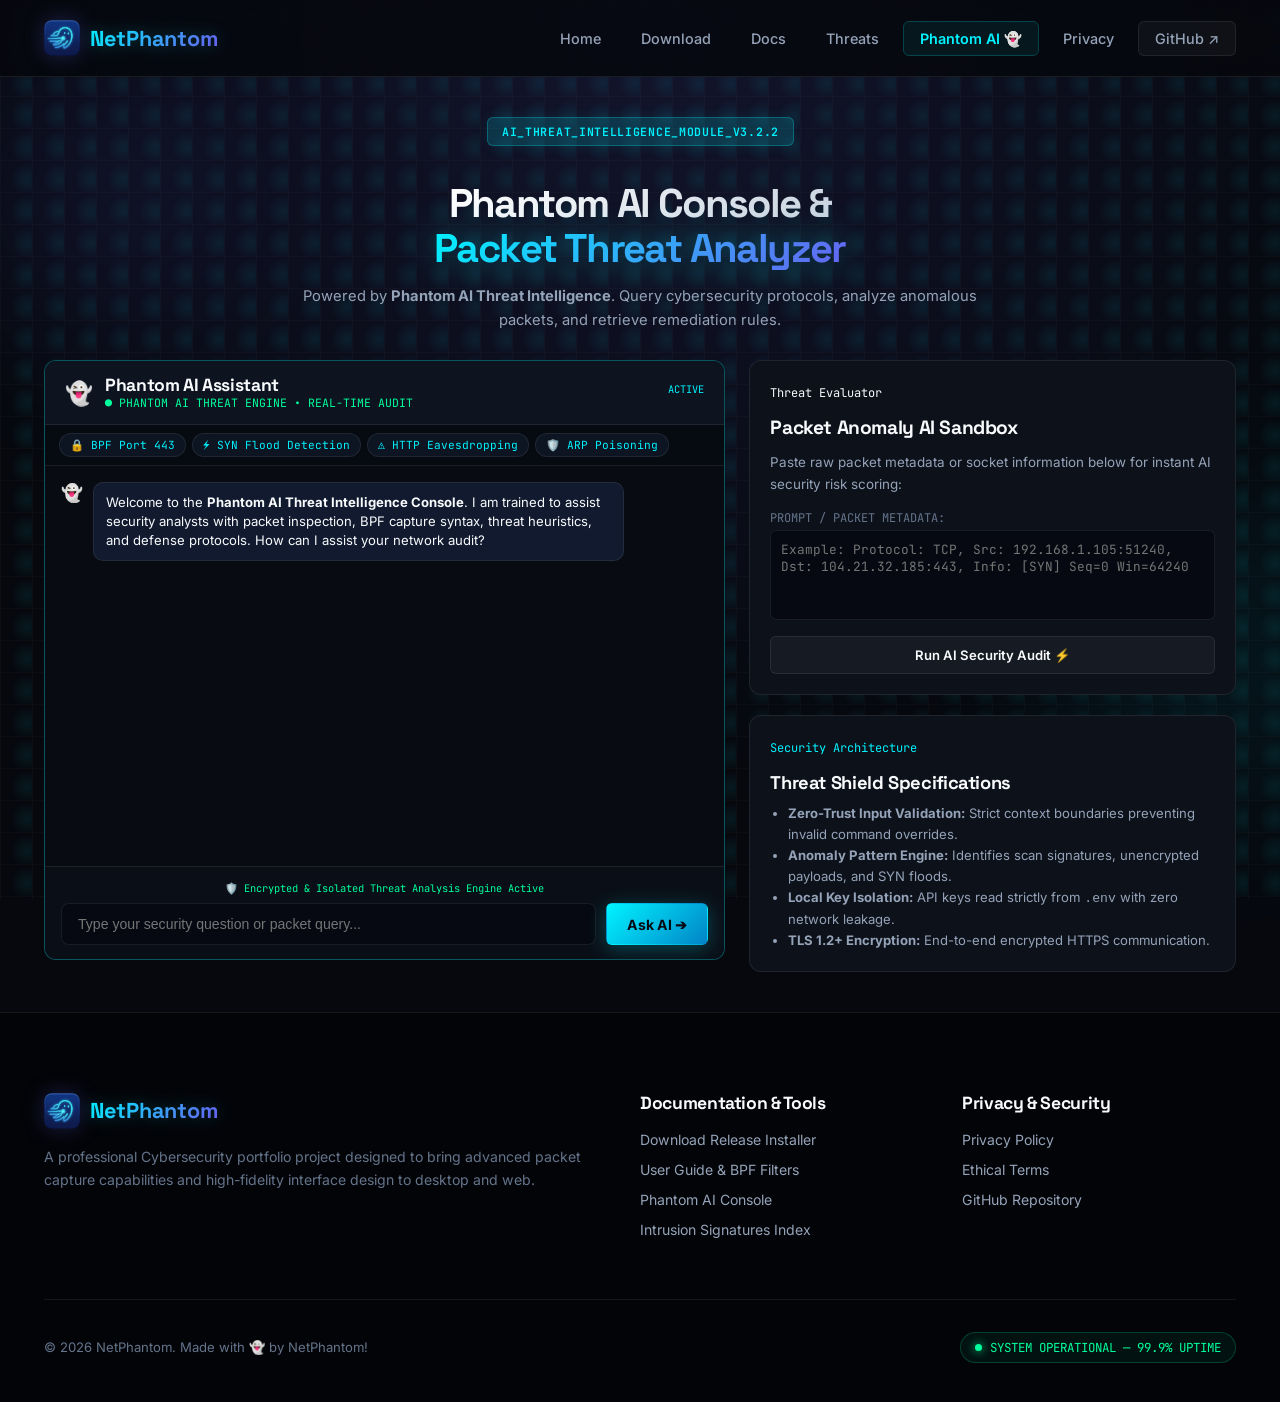
<file: website/ai.html>
<!DOCTYPE html>
<html lang="en">

<head>
    <meta charset="UTF-8">
    <meta name="viewport" content="width=device-width, initial-scale=1.0, maximum-scale=1.0, user-scalable=no">
    <title>Phantom AI Threat Intelligence Console — NetPhantom</title>
    <meta name="description"
        content="Dedicated Groq Llama-3.3-70B AI Threat Intelligence & Packet Security Analysis Console with Anti-Jailbreak and OWASP LLM security controls.">
    <!-- OpenGraph Metadata -->
    <meta property="og:title" content="Phantom AI Threat Intelligence — NetPhantom">
    <meta property="og:description"
        content="Dedicated Groq-powered AI threat intelligence engine for network packet analysis and cybersecurity guidance.">
    <meta property="og:url" content="ai.html">
    <meta property="og:type" content="website">
    <meta http-equiv="X-Content-Type-Options" content="nosniff">
    <meta http-equiv="X-Frame-Options" content="DENY">
    <meta http-equiv="Referrer-Policy" content="strict-origin-when-cross-origin">
    <link rel="icon" type="image/x-icon" href="favicon.ico">
    <link rel="icon" type="image/png" sizes="32x32" href="favicon-32x32.png">
    <link rel="icon" type="image/png" sizes="16x16" href="favicon-16x16.png">
    <link rel="apple-touch-icon" sizes="180x180" href="apple-touch-icon.png">
    <link rel="stylesheet" href="style.css">
</head>

<body>

    <!-- Header Navigation -->
    <header>
        <div class="container navbar">
            <a href="index.html" class="nav-logo" id="nav-logo-id">
                <img src="logo.png" alt="NetPhantom Logo" class="nav-logo-icon">
                <span class="nav-logo-text">NetPhantom</span>
            </a>
            <button class="mobile-nav-toggle" aria-label="Toggle Navigation" id="mobile-toggle-btn">☰</button>
            <nav class="nav-menu">
                <ul class="nav-links">
                    <li><a href="index.html" id="nav-home-id">Home</a></li>
                    <li><a href="download.html" id="nav-download-id">Download</a></li>
                    <li><a href="docs.html" id="nav-docs-id">Docs</a></li>
                    <li><a href="threats.html" id="nav-threats-id">Threats</a></li>
                    <li><a href="ai.html" class="active" id="nav-ai-id">Phantom AI 👻</a></li>
                    <li><a href="privacy.html" id="nav-privacy-id">Privacy</a></li>
                    <li><a href="https://github.com/lucky-om/NetPhantom" target="_blank" id="nav-github-id"
                            class="btn btn-sm btn-secondary">GitHub ↗</a></li>
                </ul>
            </nav>
        </div>
    </header>

    <!-- Main Section -->
    <main class="main-section" style="position:relative; padding: 40px 0;">
        <div class="ambient-orb ambient-orb-1" style="top: -80px; left: -100px;"></div>
        <div class="ambient-orb ambient-orb-2" style="top: 350px; right: -150px;"></div>

        <div class="container" style="position:relative; z-index:2;">
            <div class="section-hdr text-center reveal-on-scroll" style="margin-bottom: 28px;">
                <div class="hud-tag">AI_THREAT_INTELLIGENCE_MODULE_v3.2.2</div>
                <h1 class="hero-title" style="margin-bottom:12px; font-size: 2.5rem;">
                    <span class="animated-title-text">Phantom AI Console &</span>
                    <span class="animated-gradient-text">Packet Threat Analyzer</span>
                </h1>
                <p style="color:var(--text-secondary); max-width:680px; margin:0 auto; font-size:0.92rem;">
                    Powered by <strong>Phantom AI Threat Intelligence</strong>. Query cybersecurity protocols, analyze
                    anomalous packets, and retrieve remediation rules.
                </p>
            </div>

            <!-- AI Page Main Grid -->
            <div style="display:grid; grid-template-columns: 1.4fr 1fr; gap:24px;" class="ai-page-grid">

                <!-- Left Column: Interactive Chat Console -->
                <div class="panel"
                    style="display:flex; flex-direction:column; height: 600px; padding:0; overflow:hidden; border-color:rgba(0,243,255,0.3);">
                    <!-- Chat Header -->
                    <div
                        style="padding:14px 20px; background:rgba(13,20,32,0.95); border-bottom:1px solid var(--border-ghost); display:flex; align-items:center; justify-content:space-between;">
                        <div style="display:flex; align-items:center; gap:12px;">
                            <span style="font-size:1.4rem;">👻</span>
                            <div>
                                <h3 style="font-size:1.1rem; margin:0;">Phantom AI Assistant</h3>
                                <div style="font-family:var(--font-mono); font-size:0.72rem; color:var(--emerald);">
                                    ● PHANTOM AI THREAT ENGINE • REAL-TIME AUDIT
                                </div>
                            </div>
                        </div>
                        <span class="code-tag"
                            style="color:var(--cyan); border-color:var(--cyan); font-size:0.65rem;">ACTIVE</span>
                    </div>

                    <!-- Quick Prompt Chips -->
                    <div style="padding:8px 14px; background:rgba(6,9,16,0.9); border-bottom:1px solid var(--border-ghost); display:flex; gap:6px; overflow-x:auto; -webkit-overflow-scrolling:touch;"
                        id="ai-quick-chips">
                        <button class="ai-chip-btn"
                            data-prompt="Explain BPF syntax for filtering HTTPS traffic on port 443">🔒 BPF Port
                            443</button>
                        <button class="ai-chip-btn" data-prompt="How does NetPhantom detect TCP SYN Flood attacks?">⚡
                            SYN Flood Detection</button>
                        <button class="ai-chip-btn"
                            data-prompt="What security risks are associated with unencrypted HTTP traffic?">⚠️ HTTP
                            Eavesdropping</button>
                        <button class="ai-chip-btn"
                            data-prompt="Explain how ARP Spoofing poisoning works and how to mitigate it.">🛡️ ARP
                            Poisoning</button>
                    </div>

                    <!-- Chat Messages Display -->
                    <div id="page-ai-messages"
                        style="flex:1; padding:16px; overflow-y:auto; display:flex; flex-direction:column; gap:14px; background:rgba(5,8,14,0.6);">
                        <div class="ai-msg ai-msg-system">
                            <span class="ai-avatar">👻</span>
                            <div class="ai-bubble">
                                Welcome to the <strong>Phantom AI Threat Intelligence Console</strong>. I am trained to
                                assist security analysts with packet inspection, BPF capture syntax, threat heuristics,
                                and defense protocols. How can I assist your network audit?
                            </div>
                        </div>
                    </div>

                    <!-- Chat Input Form -->
                    <div
                        style="padding:14px 16px; background:rgba(10,15,24,0.95); border-top:1px solid var(--border-ghost);">
                        <div
                            style="font-family:var(--font-mono); font-size:0.65rem; color:var(--emerald); text-align:center; margin-bottom:8px;">
                            🛡️ Encrypted & Isolated Threat Analysis Engine Active
                        </div>
                        <form id="page-ai-form" style="display:flex; gap:10px;">
                            <input type="text" id="page-ai-input"
                                placeholder="Type your security question or packet query..." autocomplete="off"
                                style="flex:1; background:#060911; border:1px solid var(--border-ghost); border-radius:8px; padding:12px 16px; color:#fff; font-size:0.88rem; outline:none;">
                            <button type="submit" class="btn btn-cyan" style="padding:10px 20px; font-size:0.88rem;">Ask
                                AI ➔</button>
                        </form>
                    </div>
                </div>

                <!-- Right Column: Packet Anomaly Sandbox & Security Specs -->
                <div style="display:flex; flex-direction:column; gap:20px;">
                    <!-- Sandbox Card -->
                    <div class="panel" style="padding:20px;">
                        <span class="code-tag" style="color:var(--amber); border-color:var(--amber);">Threat
                            Evaluator</span>
                        <h3 style="font-size:1.2rem; margin:8px 0 12px 0;">Packet Anomaly AI Sandbox</h3>
                        <p style="font-size:0.84rem; margin-bottom:14px;">Paste raw packet metadata or socket
                            information below for instant AI security risk scoring:</p>

                        <div style="margin-bottom:12px;">
                            <label
                                style="font-family:var(--font-mono); font-size:0.75rem; color:var(--text-dim); display:block; margin-bottom:4px;">PROMPT
                                / PACKET METADATA:</label>
                            <textarea id="ai-sandbox-text" rows="4"
                                style="width:100%; background:#060911; border:1px solid var(--border-ghost); border-radius:6px; padding:10px; font-family:var(--font-mono); font-size:0.80rem; color:var(--cyan); outline:none; resize:none;"
                                placeholder="Example: Protocol: TCP, Src: 192.168.1.105:51240, Dst: 104.21.32.185:443, Info: [SYN] Seq=0 Win=64240"></textarea>
                        </div>

                        <button id="ai-sandbox-run" class="btn btn-secondary"
                            style="width:100%; justify-center; text-align:center; padding:10px; font-size:0.82rem;">
                            Run AI Security Audit ⚡
                        </button>

                        <div id="ai-sandbox-output"
                            style="margin-top:14px; display:none; padding:12px; background:#080d16; border-radius:6px; border:1px solid var(--border-ghost); font-family:var(--font-mono); font-size:0.78rem; line-height:1.45;">
                        </div>
                    </div>

                    <!-- Security Hardening Specs Card -->
                    <div class="panel" style="padding:20px;">
                        <span class="code-tag text-emerald">Security Architecture</span>
                        <h3 style="font-size:1.15rem; margin:8px 0 10px 0;">Threat Shield Specifications</h3>
                        <ul style="font-size:0.82rem; color:var(--text-secondary); line-height:1.6; padding-left:18px;">
                            <li><strong>Zero-Trust Input Validation:</strong> Strict context boundaries preventing
                                invalid command overrides.</li>
                            <li><strong>Anomaly Pattern Engine:</strong> Identifies scan signatures, unencrypted
                                payloads, and SYN floods.</li>
                            <li><strong>Local Key Isolation:</strong> API keys read strictly from <code>.env</code> with
                                zero network leakage.</li>
                            <li><strong>TLS 1.2+ Encryption:</strong> End-to-end encrypted HTTPS communication.</li>
                        </ul>
                    </div>
                </div>
            </div>

        </div>
        </div>
    </main>

    <!-- Footer -->
    <footer class="section-divider">
        <div class="container">
            <div class="footer-grid">
                <div class="footer-col">
                    <div class="nav-logo" style="margin-bottom:16px;">
                        <img src="logo.png" alt="NetPhantom Logo" class="nav-logo-icon">
                        <span class="nav-logo-text">NetPhantom</span>
                    </div>
                    <p>A professional Cybersecurity portfolio project designed to bring advanced packet capture
                        capabilities and high-fidelity interface design to desktop and web.</p>
                </div>
                <div class="footer-col">
                    <h4>Documentation & Tools</h4>
                    <ul>
                        <li><a href="download.html">Download Release Installer</a></li>
                        <li><a href="docs.html">User Guide & BPF Filters</a></li>
                        <li><a href="ai.html">Phantom AI Console</a></li>
                        <li><a href="threats.html">Intrusion Signatures Index</a></li>
                    </ul>
                </div>
                <div class="footer-col">
                    <h4>Privacy & Security</h4>
                    <ul>
                        <li><a href="privacy.html">Privacy Policy</a></li>
                        <li><a href="privacy.html#ethical-usage">Ethical Terms</a></li>
                        <li><a href="https://github.com/lucky-om/NetPhantom" target="_blank">GitHub Repository</a></li>
                    </ul>
                </div>
            </div>

            <div class="footer-bottom">
                <div>© 2026 NetPhantom. Made with 👻 by NetPhantom!</div>
                <div class="status-ping-bar">
                    <span class="status-dot"></span> SYSTEM OPERATIONAL — 99.9% UPTIME
                </div>
            </div>
        </div>
    </footer>

    <script src="script.js"></script>
</body>

</html>
</file>
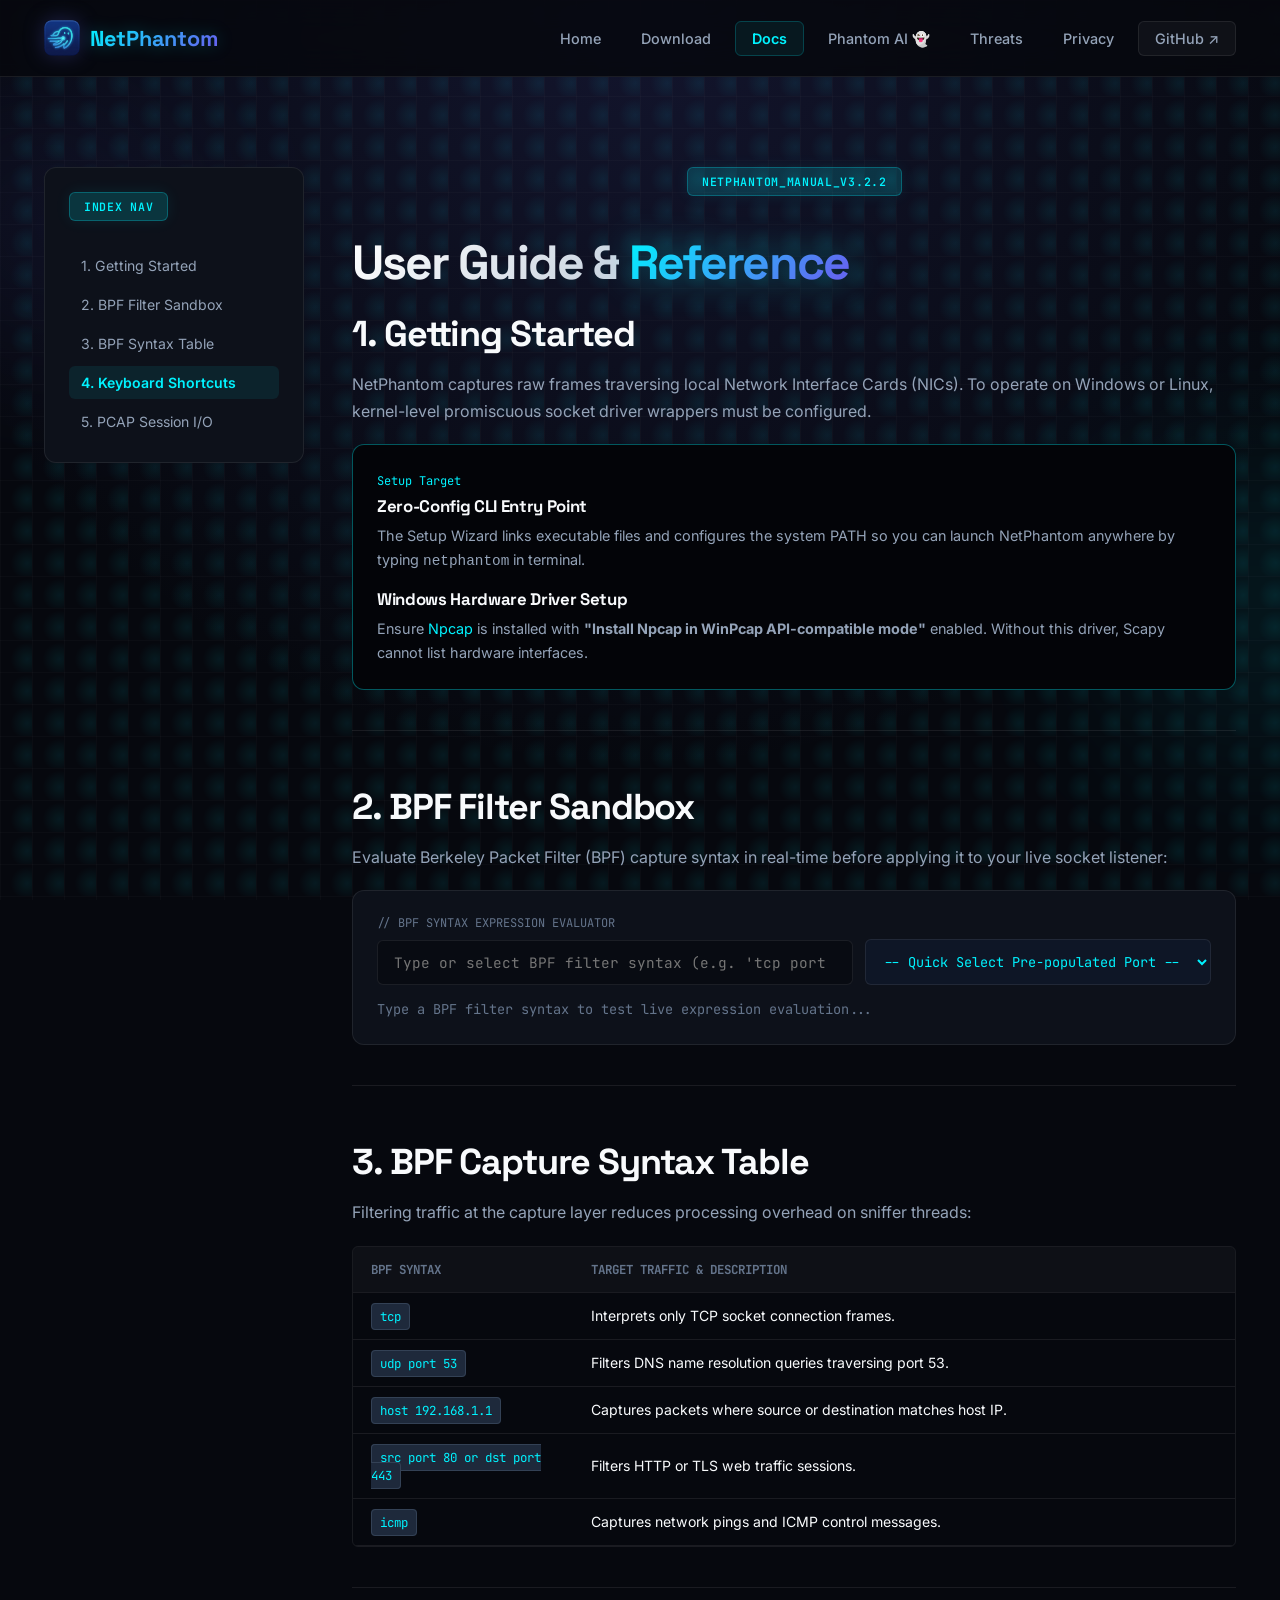
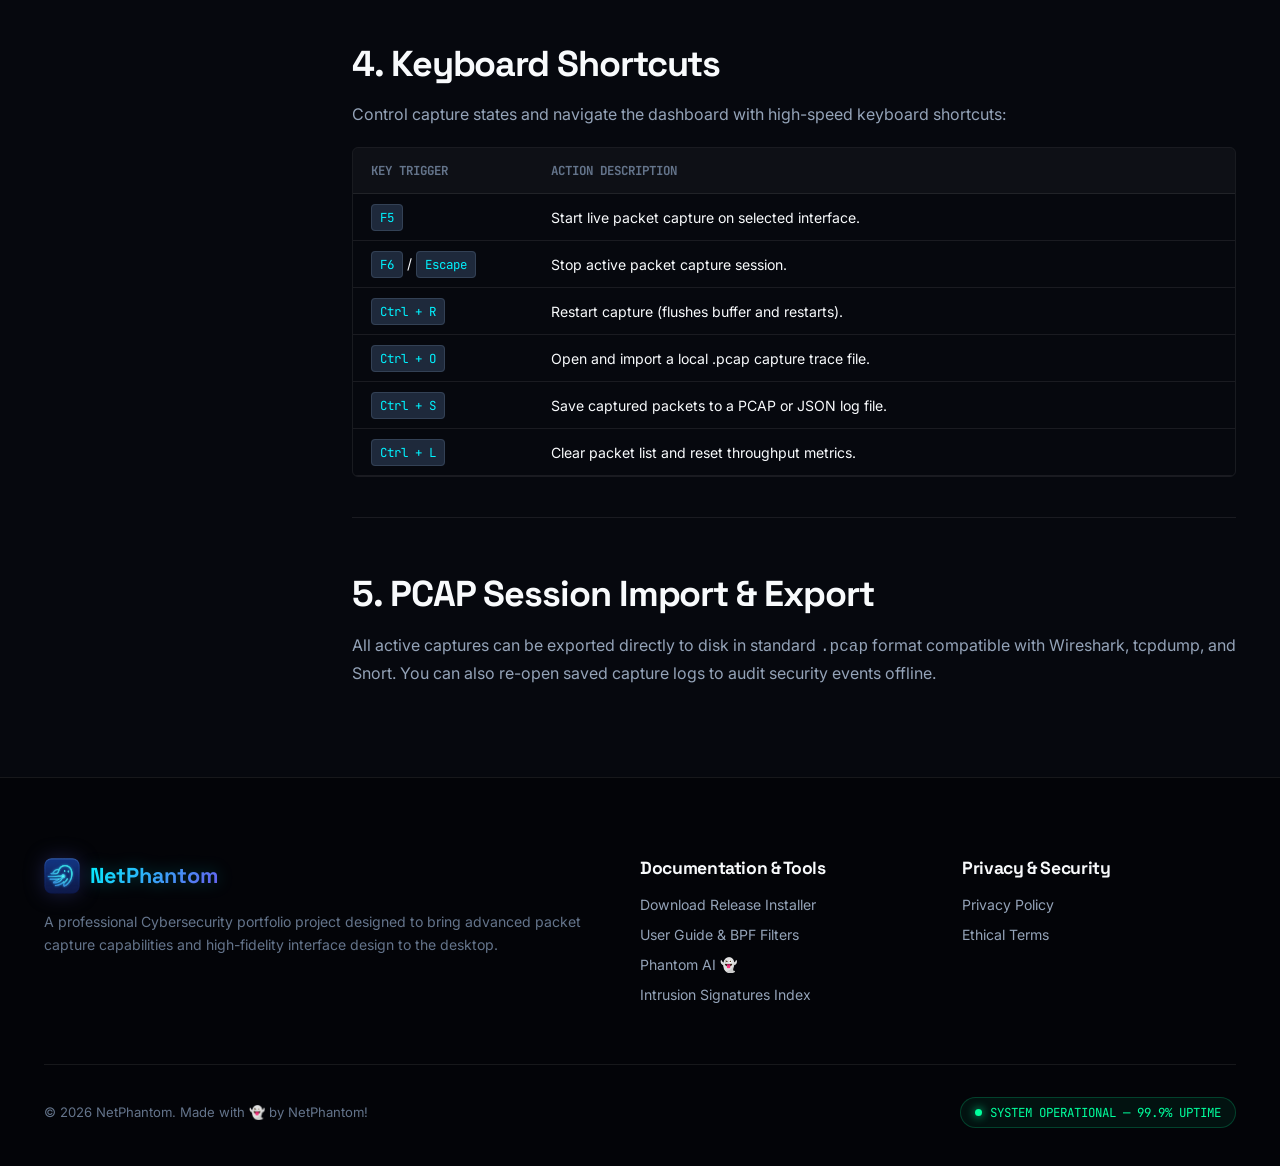
<file: website/docs.html>
<!DOCTYPE html>
<html lang="en">

<head>
    <meta charset="UTF-8">
    <meta name="viewport" content="width=device-width, initial-scale=1.0, maximum-scale=1.0, user-scalable=no">
    <title>NetPhantom Documentation — User Guide & BPF Capture Filters</title>
    <meta name="description"
        content="Reference documentation for NetPhantom. Read instructions for BPF filters, capture options, keyboard shortcuts, and stream exporting.">
    <!-- OpenGraph Metadata -->
    <meta property="og:title" content="NetPhantom Documentation — User Guide & BPF Capture Filters">
    <meta property="og:description"
        content="A comprehensive guide to NetPhantom setup, keyboard shortcuts, and BPF capture filters.">
    <meta property="og:image"
        content="https://raw.githubusercontent.com/Lucky/NetPhantom/main/website/assets/og-image.png">
    <meta property="og:url" content="docs.html">
    <meta property="og:type" content="website">
    <meta http-equiv="X-Content-Type-Options" content="nosniff">
    <meta http-equiv="X-Frame-Options" content="DENY">
    <meta http-equiv="Referrer-Policy" content="strict-origin-when-cross-origin">
    <link rel="icon" type="image/x-icon" href="favicon.ico">
    <link rel="icon" type="image/png" sizes="32x32" href="favicon-32x32.png">
    <link rel="icon" type="image/png" sizes="16x16" href="favicon-16x16.png">
    <link rel="apple-touch-icon" sizes="180x180" href="apple-touch-icon.png">
    <link rel="stylesheet" href="style.css">
</head>

<body>

    <!-- Header Navigation -->
    <header>
        <div class="container navbar">
            <a href="index.html" class="nav-logo" id="nav-logo-id">
                <img src="logo.png" alt="NetPhantom Logo" class="nav-logo-icon">
                <span class="nav-logo-text">NetPhantom</span>
            </a>
            <button class="mobile-nav-toggle" aria-label="Toggle Navigation" id="mobile-toggle-btn">☰</button>
            <nav class="nav-menu">
                <ul class="nav-links">
                    <li><a href="index.html" id="nav-home-id">Home</a></li>
                    <li><a href="download.html" id="nav-download-id">Download</a></li>
                    <li><a href="docs.html" class="active" id="nav-docs-id">Docs</a></li>
                    <li><a href="ai.html" id="nav-ai-id">Phantom AI 👻</a></li>
                    <li><a href="threats.html" id="nav-threats-id">Threats</a></li>
                    <li><a href="privacy.html" id="nav-privacy-id">Privacy</a></li>
                    <li><a href="https://github.com/lucky-om/NetPhantom" target="_blank" id="nav-github-id"
                            class="btn btn-sm btn-secondary">GitHub ↗</a></li>
                </ul>
            </nav>
        </div>
    </header>

    <!-- Main Docs Container -->
    <main class="main-section" style="position:relative;">
        <!-- Background Ambient Glow Orbs -->
        <div class="ambient-orb ambient-orb-1" style="top: -50px; left: -150px;"></div>
        <div class="ambient-orb ambient-orb-2" style="top: 300px; right: -200px;"></div>

        <div class="container" style="position:relative; z-index:2;">
            <div class="docs-layout">
                <!-- Sidebar Nav -->
                <aside class="docs-sidebar">
                    <div class="hud-tag" style="margin-bottom:16px;">INDEX NAV</div>
                    <ul class="docs-nav">
                        <li><a href="#getting-started" class="active" id="link-getting-started">1. Getting Started</a>
                        </li>
                        <li><a href="#bpf-sandbox" id="link-sandbox">2. BPF Filter Sandbox</a></li>
                        <li><a href="#bpf-filters" id="link-bpf-filters">3. BPF Syntax Table</a></li>
                        <li><a href="#shortcuts" id="link-shortcuts">4. Keyboard Shortcuts</a></li>
                        <li><a href="#pcap-io" id="link-pcap-io">5. PCAP Session I/O</a></li>
                    </ul>
                </aside>

                <!-- Body Content -->
                <article class="docs-body">
                    <div style="text-align:center;">
                        <div class="hud-tag reveal-on-scroll" style="margin-bottom:16px;">NETPHANTOM_MANUAL_v3.2.2</div>
                    </div>
                    <h1 class="hero-title reveal-on-scroll"
                        style="margin-bottom: 24px; font-size: 3rem; text-align:center;">
                        <span class="animated-title-text">User Guide &</span>
                        <span class="animated-gradient-text">Reference</span>
                    </h1>

                    <!-- Section 1 -->
                    <div class="doc-section" id="getting-started">
                        <h2 style="margin-bottom:16px;">1. Getting Started</h2>
                        <p style="margin-bottom:20px;">
                            NetPhantom captures raw frames traversing local Network Interface Cards (NICs). To operate
                            on Windows or Linux, kernel-level promiscuous socket driver wrappers must be configured.
                        </p>

                        <div class="panel"
                            style="padding:24px; background:var(--surface-lowest); border-color:var(--border-active);">
                            <span class="code-tag">Setup Target</span>
                            <h4 style="margin-bottom:8px;">Zero-Config CLI Entry Point</h4>
                            <p style="font-size:0.9rem; margin-bottom:16px;">
                                The Setup Wizard links executable files and configures the system PATH so you can launch
                                NetPhantom anywhere by typing <code>netphantom</code> in terminal.
                            </p>
                            <h4 style="margin-bottom:8px;">Windows Hardware Driver Setup</h4>
                            <p style="font-size:0.9rem;">
                                Ensure <a href="https://npcap.com/" target="_blank"
                                    style="color:var(--cyan); text-decoration:none;">Npcap</a> is installed with
                                <strong>"Install Npcap in WinPcap API-compatible mode"</strong> enabled. Without this
                                driver, Scapy cannot list hardware interfaces.
                            </p>
                        </div>
                    </div>

                    <!-- Section 2: Interactive Sandbox -->
                    <div class="doc-section" id="bpf-sandbox">
                        <h2 style="margin-bottom:16px;">2. BPF Filter Sandbox</h2>
                        <p style="margin-bottom:20px;">
                            Evaluate Berkeley Packet Filter (BPF) capture syntax in real-time before applying it to your
                            live socket listener:
                        </p>

                        <div class="panel" style="padding:24px;">
                            <div
                                style="font-family:var(--font-mono); font-size:0.75rem; color:var(--text-dim); margin-bottom:8px;">
                                // BPF SYNTAX EXPRESSION EVALUATOR</div>
                            <div
                                style="display:flex; gap:12px; align-items:center; flex-wrap:wrap; margin-bottom:12px;">
                                <div style="flex:1; min-width:260px;">
                                    <input type="text" id="bpf-sandbox-input"
                                        style="width:100%; background:#080b12; border:1px solid var(--border-ghost); padding:12px 16px; border-radius:6px; font-family:var(--font-mono); font-size:0.9rem; color:var(--cyan); outline:none;"
                                        placeholder="Type or select BPF filter syntax (e.g. 'tcp port 443')...">
                                </div>
                                <div>
                                    <select id="bpf-preset-select"
                                        style="background:#0e1626; border:1px solid var(--border-ghost); padding:12px 14px; border-radius:6px; font-family:var(--font-mono); font-size:0.85rem; color:var(--cyan); cursor:pointer;">
                                        <option value="">-- Quick Select Pre-populated Port --</option>
                                        <option value="port 80">Port 80 (HTTP Web)</option>
                                        <option value="port 443">Port 443 (HTTPS Secure Web)</option>
                                        <option value="port 53">Port 53 (DNS Domain Query)</option>
                                        <option value="port 22">Port 22 (SSH Encrypted Shell)</option>
                                        <option value="port 21">Port 21 (FTP File Transfer)</option>
                                        <option value="port 25">Port 25 (SMTP Mail Transfer)</option>
                                        <option value="port 110">Port 110 (POP3 Mail Access)</option>
                                        <option value="port 143">Port 143 (IMAP Mail Sync)</option>
                                        <option value="port 993">Port 993 (IMAPS Secure Mail)</option>
                                        <option value="port 995">Port 995 (POP3S Secure Mail)</option>
                                        <option value="port 587">Port 587 (SMTP Submission)</option>
                                        <option value="port 3389">Port 3389 (RDP Remote Desktop)</option>
                                        <option value="port 3306">Port 3306 (MySQL Database)</option>
                                        <option value="port 5432">Port 5432 (PostgreSQL Database)</option>
                                        <option value="port 6379">Port 6379 (Redis Cache)</option>
                                        <option value="port 27017">Port 27017 (MongoDB NoSQL)</option>
                                        <option value="port 1900">Port 1900 (SSDP Discovery)</option>
                                        <option value="port 5353">Port 5353 (mDNS Local Hostname)</option>
                                        <option value="port 67">Port 67 (DHCP Server)</option>
                                        <option value="port 68">Port 68 (DHCP Client)</option>
                                        <option value="port 123">Port 123 (NTP Time Sync)</option>
                                        <option value="port 161">Port 161 (SNMP Network Mgmt)</option>
                                        <option value="port 389">Port 389 (LDAP Directory)</option>
                                        <option value="port 179">Port 179 (BGP Routing)</option>
                                        <option value="tcp port 80">TCP Port 80 Only</option>
                                        <option value="tcp port 443">TCP Port 443 Only</option>
                                        <option value="udp port 53">UDP Port 53 Only</option>
                                        <option value="udp port 67">UDP Port 67 Only</option>
                                        <option value="icmp">ICMP (Ping / Echo Protocol)</option>
                                        <option value="arp">ARP (Address Resolution)</option>
                                    </select>
                                </div>
                            </div>
                            <div id="bpf-sandbox-result"
                                style="margin-top:14px; font-family:var(--font-mono); font-size:0.85rem; line-height:1.5;">
                                <span style="color:var(--text-dim);">Type a BPF filter syntax to test live expression
                                    evaluation...</span>
                            </div>
                        </div>
                    </div>

                    <!-- Section 3: BPF Syntax Reference -->
                    <div class="doc-section" id="bpf-filters">
                        <h2 style="margin-bottom:16px;">3. BPF Capture Syntax Table</h2>
                        <p style="margin-bottom:20px;">
                            Filtering traffic at the capture layer reduces processing overhead on sniffer threads:
                        </p>

                        <div class="table-responsive">
                            <table class="shortcut-table">
                                <thead>
                                    <tr>
                                        <th style="width: 220px;">BPF Syntax</th>
                                        <th>Target Traffic & Description</th>
                                    </tr>
                                </thead>
                                <tbody>
                                    <tr>
                                        <td><code class="kbd">tcp</code></td>
                                        <td>Interprets only TCP socket connection frames.</td>
                                    </tr>
                                    <tr>
                                        <td><code class="kbd">udp port 53</code></td>
                                        <td>Filters DNS name resolution queries traversing port 53.</td>
                                    </tr>
                                    <tr>
                                        <td><code class="kbd">host 192.168.1.1</code></td>
                                        <td>Captures packets where source or destination matches host IP.</td>
                                    </tr>
                                    <tr>
                                        <td><code class="kbd">src port 80 or dst port 443</code></td>
                                        <td>Filters HTTP or TLS web traffic sessions.</td>
                                    </tr>
                                    <tr>
                                        <td><code class="kbd">icmp</code></td>
                                        <td>Captures network pings and ICMP control messages.</td>
                                    </tr>
                                </tbody>
                            </table>
                        </div>
                    </div>

                    <!-- Section 4: Keyboard Shortcuts -->
                    <div class="doc-section" id="shortcuts">
                        <h2 style="margin-bottom:16px;">4. Keyboard Shortcuts</h2>
                        <p style="margin-bottom:20px;">Control capture states and navigate the dashboard with high-speed
                            keyboard shortcuts:</p>

                        <div class="table-responsive">
                            <table class="shortcut-table">
                                <thead>
                                    <tr>
                                        <th style="width: 180px;">Key Trigger</th>
                                        <th>Action Description</th>
                                    </tr>
                                </thead>
                                <tbody>
                                    <tr>
                                        <td><code class="kbd">F5</code></td>
                                        <td>Start live packet capture on selected interface.</td>
                                    </tr>
                                    <tr>
                                        <td><code class="kbd">F6</code> / <code class="kbd">Escape</code></td>
                                        <td>Stop active packet capture session.</td>
                                    </tr>
                                    <tr>
                                        <td><code class="kbd">Ctrl + R</code></td>
                                        <td>Restart capture (flushes buffer and restarts).</td>
                                    </tr>
                                    <tr>
                                        <td><code class="kbd">Ctrl + O</code></td>
                                        <td>Open and import a local .pcap capture trace file.</td>
                                    </tr>
                                    <tr>
                                        <td><code class="kbd">Ctrl + S</code></td>
                                        <td>Save captured packets to a PCAP or JSON log file.</td>
                                    </tr>
                                    <tr>
                                        <td><code class="kbd">Ctrl + L</code></td>
                                        <td>Clear packet list and reset throughput metrics.</td>
                                    </tr>
                                </tbody>
                            </table>
                        </div>
                    </div>

                    <!-- Section 5: PCAP Session I/O -->
                    <div class="doc-section" id="pcap-io">
                        <h2 style="margin-bottom:16px;">5. PCAP Session Import & Export</h2>
                        <p>
                            All active captures can be exported directly to disk in standard <code>.pcap</code> format
                            compatible with Wireshark, tcpdump, and Snort. You can also re-open saved capture logs to
                            audit security events offline.
                        </p>
                    </div>
                </article>
            </div>
        </div>
    </main>

    <!-- Footer -->
    <footer class="section-divider">
        <div class="container">
            <div class="footer-grid">
                <div class="footer-col">
                    <div class="nav-logo" style="margin-bottom:16px;">
                        <img src="logo.png" alt="NetPhantom Logo" class="nav-logo-icon">
                        <span class="nav-logo-text">NetPhantom</span>
                    </div>
                    <p>A professional Cybersecurity portfolio project designed to bring advanced packet capture
                        capabilities and high-fidelity interface design to the desktop.</p>
                </div>
                <div class="footer-col">
                    <h4>Documentation & Tools</h4>
                    <ul>
                        <li><a href="download.html">Download Release Installer</a></li>
                        <li><a href="docs.html">User Guide & BPF Filters</a></li>
                        <li><a href="ai.html" id="nav-ai-id">Phantom AI 👻</a></li>
                    <li><a href="threats.html">Intrusion Signatures Index</a></li>
                    </ul>
                </div>
                <div class="footer-col">
                    <h4>Privacy & Security</h4>
                    <ul>
                        <li><a href="privacy.html">Privacy Policy</a></li>
                        <li><a href="privacy.html#ethical-usage">Ethical Terms</a></li>
                    </ul>
                </div>
            </div>
            <div class="footer-bottom">
                <div>© 2026 NetPhantom. Made with 👻 by NetPhantom!</div>
                <div class="status-ping-bar">
                    <span class="status-dot"></span> SYSTEM OPERATIONAL — 99.9% UPTIME
                </div>
            </div>
        </div>
    </footer>

    <script src="script.js"></script>
</body>

</html>
</file>
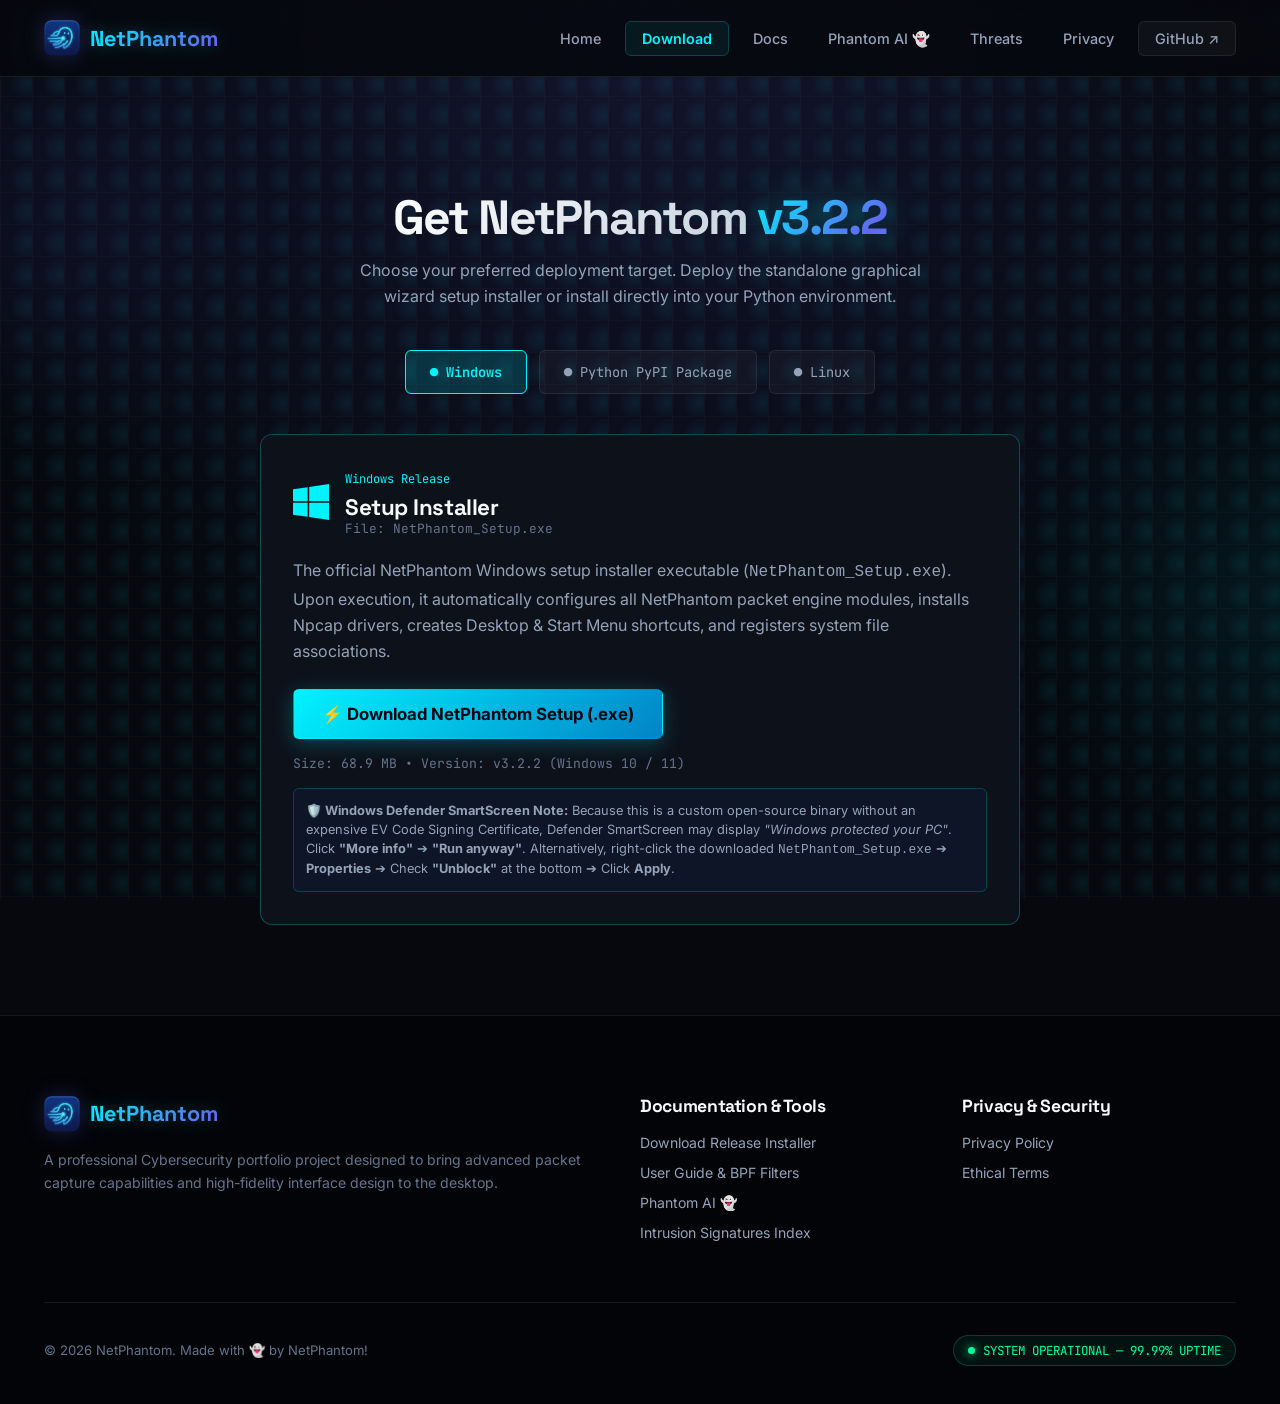
<file: website/download.html>
<!DOCTYPE html>
<html lang="en">

<head>
    <meta charset="UTF-8">
    <meta name="viewport" content="width=device-width, initial-scale=1.0, maximum-scale=1.0, user-scalable=no">
    <title>Download NetPhantom — Releases, Standalone Installer & PyPI CLI</title>
    <meta name="description"
        content="Get the latest release of NetPhantom. Download the Windows setup wizard installer, or set up the packet analyzer using standard Python command-line pip options.">
    <!-- OpenGraph Metadata -->
    <meta property="og:title" content="Download NetPhantom — Releases, Standalone Installer & PyPI CLI">
    <meta property="og:description"
        content="Download the graphical setup wizard installer or run CLI scripts. Zero telemetry and local processing.">
    <meta property="og:image"
        content="https://raw.githubusercontent.com/Lucky/NetPhantom/main/website/assets/og-image.png">
    <meta property="og:url" content="download.html">
    <meta property="og:type" content="website">
    <meta http-equiv="X-Content-Type-Options" content="nosniff">
    <meta http-equiv="X-Frame-Options" content="DENY">
    <meta http-equiv="Referrer-Policy" content="strict-origin-when-cross-origin">
    <link rel="icon" type="image/x-icon" href="favicon.ico">
    <link rel="icon" type="image/png" sizes="32x32" href="favicon-32x32.png">
    <link rel="icon" type="image/png" sizes="16x16" href="favicon-16x16.png">
    <link rel="apple-touch-icon" sizes="180x180" href="apple-touch-icon.png">
    <link rel="stylesheet" href="style.css">
</head>

<body>

    <!-- Header Navigation -->
    <header>
        <div class="container navbar">
            <a href="index.html" class="nav-logo" id="nav-logo-id">
                <img src="logo.png" alt="NetPhantom Logo" class="nav-logo-icon">
                <span class="nav-logo-text">NetPhantom</span>
            </a>
            <button class="mobile-nav-toggle" aria-label="Toggle Navigation" id="mobile-toggle-btn">☰</button>
            <nav class="nav-menu">
                <ul class="nav-links">
                    <li><a href="index.html" id="nav-home-id">Home</a></li>
                    <li><a href="download.html" class="active" id="nav-download-id">Download</a></li>
                    <li><a href="docs.html" id="nav-docs-id">Docs</a></li>
                    <li><a href="ai.html" id="nav-ai-id">Phantom AI 👻</a></li>
                    <li><a href="threats.html" id="nav-threats-id">Threats</a></li>
                    <li><a href="privacy.html" id="nav-privacy-id">Privacy</a></li>
                    <li><a href="https://github.com/lucky-om/NetPhantom" target="_blank" id="nav-github-id"
                            class="btn btn-sm btn-secondary">GitHub ↗</a></li>
                </ul>
            </nav>
        </div>
    </header>

    <!-- Download Releases Hub -->
    <main class="main-section" style="position:relative;">
        <!-- Background Ambient Glow Orbs -->
        <div class="ambient-orb ambient-orb-1" style="top: -50px; left: -150px;"></div>
        <div class="ambient-orb ambient-orb-2" style="top: 300px; right: -200px;"></div>

        <div class="container" style="position:relative; z-index:2;">
            <div class="section-hdr text-center reveal-on-scroll">
                <h2 class="hero-title" style="margin-bottom:12px; font-size: 3rem;">
                    <span class="animated-title-text">Get NetPhantom</span>
                    <span class="animated-gradient-text">v3.2.2</span>
                </h2>
                <p style="color:var(--text-secondary); max-width:600px; margin:0 auto;">Choose your preferred deployment
                    target. Deploy the standalone graphical wizard setup installer or install directly into your Python
                    environment.</p>
            </div>

            <!-- Release Channel Tabs -->
            <div class="download-tabs reveal-on-scroll">
                <button class="download-tab-btn active" data-tab="windows">● Windows</button>
                <button class="download-tab-btn" data-tab="pypi">● Python PyPI Package</button>
                <button class="download-tab-btn" data-tab="source">● Linux</button>
            </div>

            <div style="max-width: 760px; margin: 0 auto;">
                <!-- Tab Panel 1: Windows EXE -->
                <div class="download-content-panel active" id="tab-windows">
                    <div class="panel" style="border-color:rgba(0,243,255,0.25);">
                        <div style="display:flex; align-items:center; gap:16px; margin-bottom:20px;">
                            <svg style="width:36px; height:36px; color:var(--cyan);" fill="currentColor"
                                viewBox="0 0 24 24">
                                <path
                                    d="M0 3.449L9.75 2.1v9.45H0V3.449zM0 12.45h9.75v9.45L0 20.551v-8.101zM10.8 1.95L24 0v11.55H10.8V1.95zM10.8 12.45H24v11.55l-13.2-1.95v-9.6z">
                                </path>
                            </svg>
                            <div>
                                <span class="code-tag">Windows Release</span>
                                <h3 style="font-size:1.4rem;">Setup Installer </h3>
                                <div style="font-family:var(--font-mono); font-size:0.8rem; color:var(--text-dim);">
                                    File: NetPhantom_Setup.exe</div>
                            </div>
                        </div>

                        <p style="margin-bottom:24px;">
                            The official NetPhantom Windows setup installer executable
                            (<code>NetPhantom_Setup.exe</code>). Upon execution,
                            it automatically configures all NetPhantom packet engine modules, installs Npcap drivers,
                            creates Desktop & Start Menu
                            shortcuts, and registers system file associations.
                        </p>

                        <div style="display:flex; gap:16px; align-items:center; flex-wrap:wrap; margin-bottom:16px;">
                            <a href="https://github.com/lucky-om/NetPhantom/raw/main/installers/windows/dist/NetPhantom_Setup.exe" class="btn btn-cyan"
                                id="download-win-setup" download="NetPhantom_Setup.exe" style="padding:14px 28px; font-size:1.05rem;">
                                ⚡ Download NetPhantom Setup (.exe)
                            </a>
                            <span style="font-family:var(--font-mono); font-size:0.82rem; color:var(--text-dim);">
                                Size: 68.9 MB • Version: v3.2.2 (Windows 10 / 11)
                            </span>
                        </div>

                        <div style="background:rgba(15,23,42,0.8); border:1px solid rgba(0,243,255,0.2); border-radius:6px; padding:12px; font-size:0.80rem; color:var(--text-secondary); line-height:1.5;">
                            <strong>🛡️ Windows Defender SmartScreen Note:</strong> Because this is a custom open-source binary without an expensive EV Code Signing Certificate, Defender SmartScreen may display <em>"Windows protected your PC"</em>.<br>
                            Click <strong>"More info"</strong> ➔ <strong>"Run anyway"</strong>. Alternatively, right-click the downloaded <code>NetPhantom_Setup.exe</code> ➔ <strong>Properties</strong> ➔ Check <strong>"Unblock"</strong> at the bottom ➔ Click <strong>Apply</strong>.
                        </div>
                    </div>
                </div>

                <!-- Tab Panel 2: PIP Setup -->
                <div class="download-content-panel" id="tab-pypi">
                    <div class="panel">
                        <span class="code-tag">PyPI Package</span>
                        <h3 style="font-size:1.4rem; margin-bottom:12px;">Install via Python Pip</h3>
                        <p style="margin-bottom:16px;">
                            If you already have Python 3.9+ configured, install NetPhantom directly into your global
                            virtual environment using pip:
                        </p>

                        <div class="copy-box">
                            <code>python -m pip install -e .</code>
                            <button class="copy-btn">COPY</button>
                        </div>

                        <div class="copy-box">
                            <code>netphantom</code>
                            <button class="copy-btn">COPY</button>
                        </div>

                        <div style="margin-top:20px; font-size:0.82rem; color:var(--text-dim);">
                            Dependencies automatically resolved: <code>scapy</code>, <code>pywifi</code>, <code>Pillow</code>, <code>psutil</code>.
                        </div>
                    </div>
                </div>

                <!-- Tab Panel 3: Linux Setup -->
                <div class="download-content-panel" id="tab-source">
                    <div class="panel">
                        <span class="code-tag">Linux Setup</span>
                        <h3 style="font-size:1.4rem; margin-bottom:12px;">Linux Auto Installer & Source Build</h3>
                        <p style="margin-bottom:16px;">
                            Run Linux setup installer to auto-install dependencies, grant packet capture
                            capabilities, and register system desktop shortcuts:
                        </p>

                        <div class="copy-box">
                            <code>git clone https://github.com/lucky-om/NetPhantom.git</code>
                            <button class="copy-btn">COPY</button>
                        </div>

                        <div class="copy-box">
                            <code>cd NetPhantom && sudo ./installers/linux/install.sh</code>
                            <button class="copy-btn">COPY</button>
                        </div>

                        <div class="copy-box">
                            <code>netphantom</code>
                            <button class="copy-btn">COPY</button>
                        </div>
                    </div>
                </div>


            </div>
        </div>
    </main>

    <!-- Footer -->
    <footer class="section-divider">
        <div class="container">
            <div class="footer-grid">
                <div class="footer-col">
                    <div class="nav-logo" style="margin-bottom:16px;">
                        <img src="logo.png" alt="NetPhantom Logo" class="nav-logo-icon">
                        <span class="nav-logo-text">NetPhantom</span>
                    </div>
                    <p>A professional Cybersecurity portfolio project designed to bring advanced packet capture
                        capabilities and high-fidelity interface design to the desktop.</p>
                </div>
                <div class="footer-col">
                    <h4>Documentation & Tools</h4>
                    <ul>
                        <li><a href="download.html">Download Release Installer</a></li>
                        <li><a href="docs.html">User Guide & BPF Filters</a></li>
                        <li><a href="ai.html" id="nav-ai-id">Phantom AI 👻</a></li>
                    <li><a href="threats.html">Intrusion Signatures Index</a></li>
                    </ul>
                </div>
                <div class="footer-col">
                    <h4>Privacy & Security</h4>
                    <ul>
                        <li><a href="privacy.html">Privacy Policy</a></li>
                        <li><a href="privacy.html#ethical-usage">Ethical Terms</a></li>
                    </ul>
                </div>
            </div>
            <div class="footer-bottom">
                <div>© 2026 NetPhantom. Made with 👻 by NetPhantom!</div>
                <div class="status-ping-bar">
                    <span class="status-dot"></span> SYSTEM OPERATIONAL — 99.99% UPTIME
                </div>
            </div>
        </div>
    </footer>

    <script src="script.js"></script>
</body>

</html>
</file>
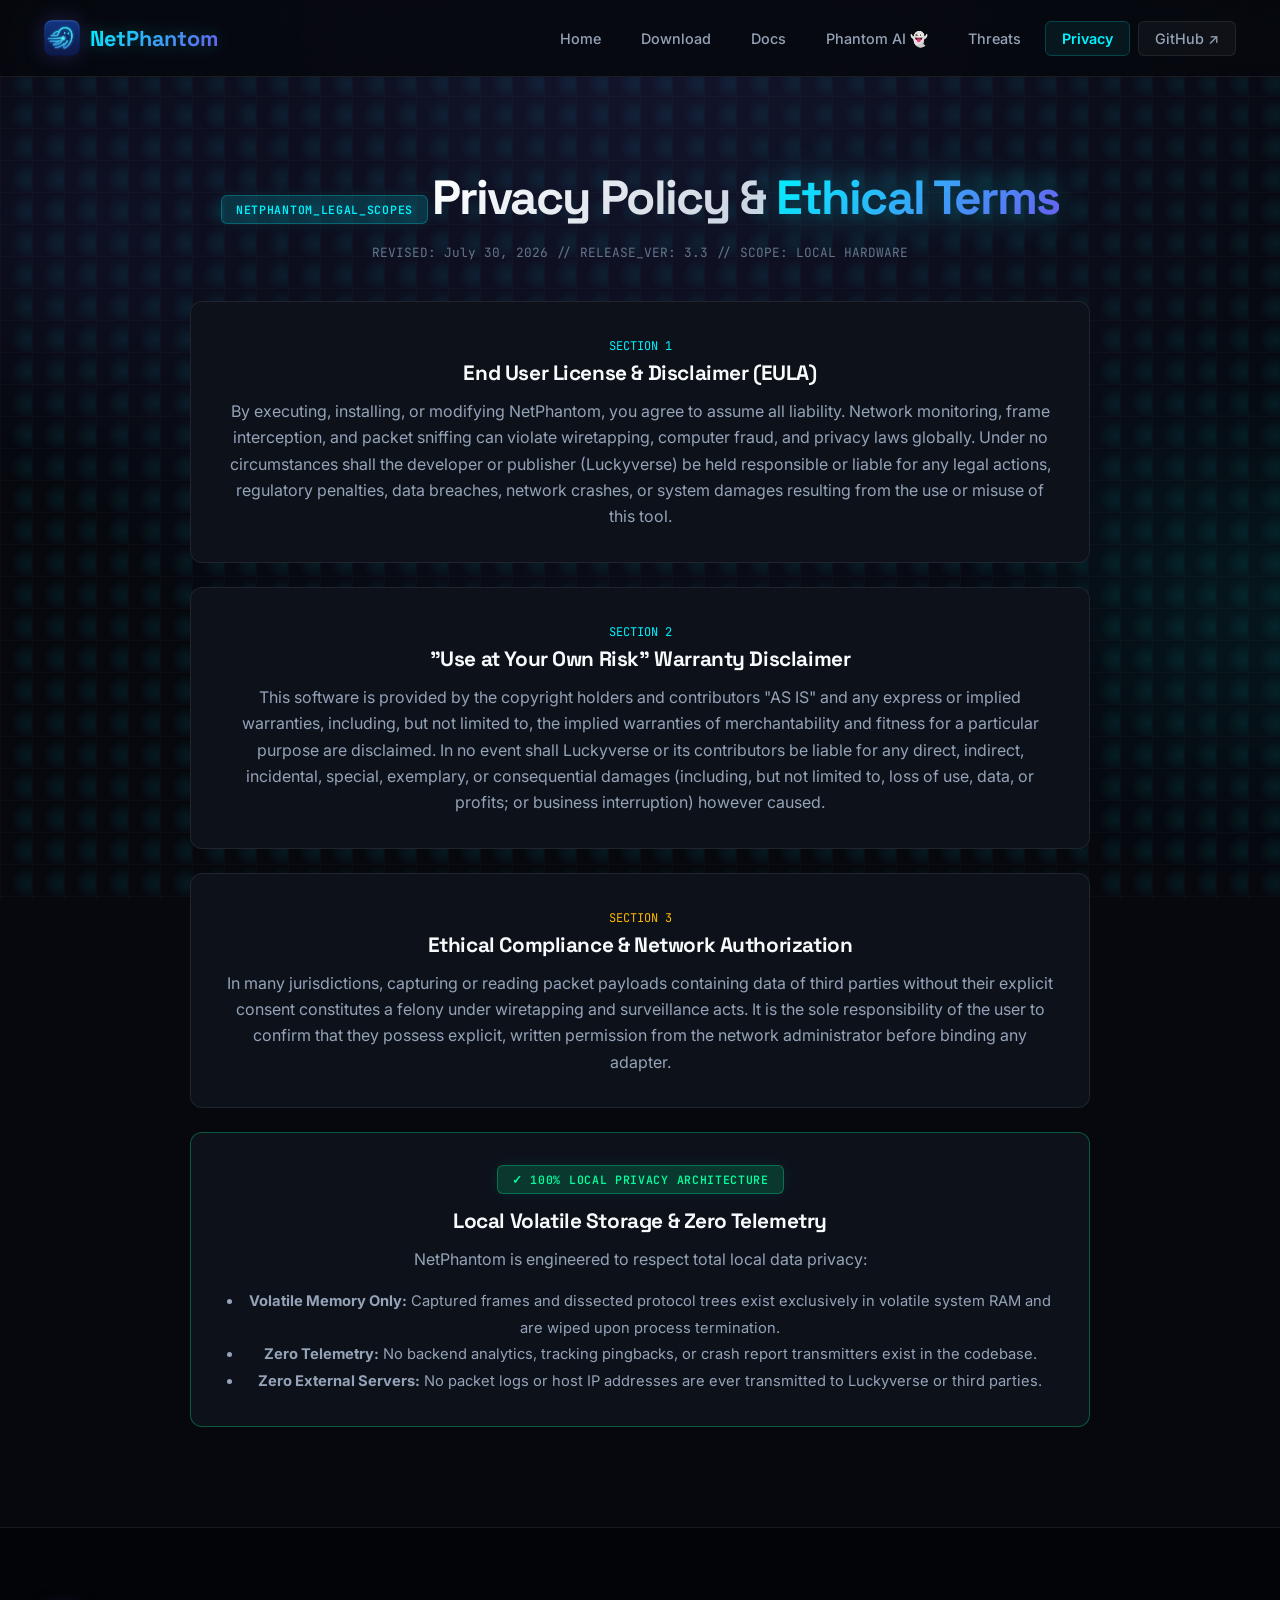
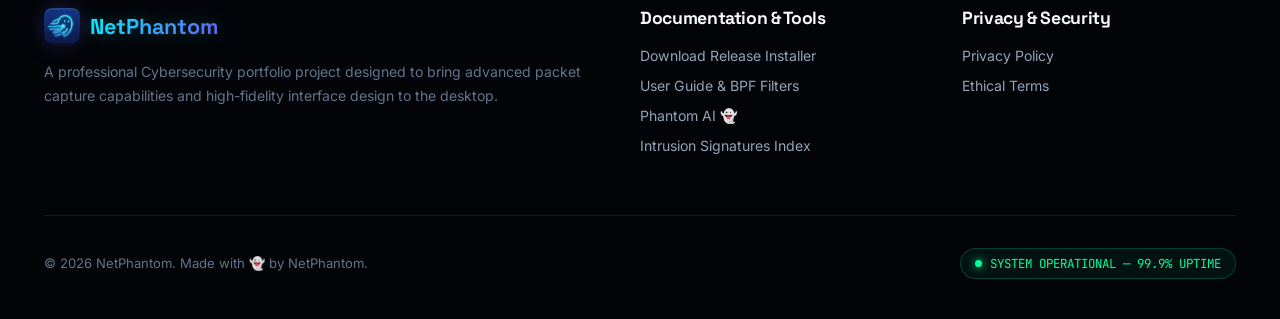
<file: website/privacy.html>
<!DOCTYPE html>
<html lang="en">

<head>
    <meta charset="UTF-8">
    <meta name="viewport" content="width=device-width, initial-scale=1.0, maximum-scale=1.0, user-scalable=no">
    <title>Privacy Policy & Ethical Compliance Terms — NetPhantom</title>
    <meta name="description"
        content="Read NetPhantom's privacy policy and terms. Learn about our local-only execution model, zero data collection, and ethical packet monitoring policies.">
    <!-- OpenGraph Metadata -->
    <meta property="og:title" content="Privacy Policy & Ethical Compliance Terms — NetPhantom">
    <meta property="og:description"
        content="NetPhantom operates strictly locally with zero user telemetry or data collection. Read our ethical compliance terms.">
    <meta property="og:image"
        content="https://raw.githubusercontent.com/Lucky/NetPhantom/main/website/assets/og-image.png">
    <meta property="og:url" content="privacy.html">
    <meta property="og:type" content="website">
    <meta http-equiv="X-Content-Type-Options" content="nosniff">
    <meta http-equiv="X-Frame-Options" content="DENY">
    <meta http-equiv="Referrer-Policy" content="strict-origin-when-cross-origin">
    <link rel="icon" type="image/x-icon" href="favicon.ico">
    <link rel="icon" type="image/png" sizes="32x32" href="favicon-32x32.png">
    <link rel="icon" type="image/png" sizes="16x16" href="favicon-16x16.png">
    <link rel="apple-touch-icon" sizes="180x180" href="apple-touch-icon.png">
    <link rel="stylesheet" href="style.css">
</head>

<body>

    <!-- Header Navigation -->
    <header>
        <div class="container navbar">
            <a href="index.html" class="nav-logo" id="nav-logo-id">
                <img src="logo.png" alt="NetPhantom Logo" class="nav-logo-icon">
                <span class="nav-logo-text">NetPhantom</span>
            </a>
            <button class="mobile-nav-toggle" aria-label="Toggle Navigation" id="mobile-toggle-btn">☰</button>
            <nav class="nav-menu">
                <ul class="nav-links">
                    <li><a href="index.html" id="nav-home-id">Home</a></li>
                    <li><a href="download.html" id="nav-download-id">Download</a></li>
                    <li><a href="docs.html" id="nav-docs-id">Docs</a></li>
                    <li><a href="ai.html" id="nav-ai-id">Phantom AI 👻</a></li>
                    <li><a href="threats.html" id="nav-threats-id">Threats</a></li>
                    <li><a href="privacy.html" class="active" id="nav-privacy-id">Privacy</a></li>
                    <li><a href="https://github.com/lucky-om/NetPhantom" target="_blank" id="nav-github-id"
                            class="btn btn-sm btn-secondary">GitHub ↗</a></li>
                </ul>
            </nav>
        </div>
    </header>

    <!-- Privacy Center -->
    <section class="container" style="padding-top:70px; padding-bottom:100px; position:relative;">
        <!-- Background Ambient Glow Orbs -->
        <div class="ambient-orb ambient-orb-1" style="top: -50px; left: -150px;"></div>
        <div class="ambient-orb ambient-orb-2" style="top: 300px; right: -200px;"></div>

        <div style="max-width: 900px; margin: 0 auto; position:relative; z-index:2; text-align:center;">
            <div class="hud-tag reveal-on-scroll" style="margin-bottom:20px;">NETPHANTOM_LEGAL_SCOPES</div>

            <h1 class="hero-title reveal-on-scroll" style="margin-bottom:12px; font-size: 3rem; text-align:center;">
                <span class="animated-title-text">Privacy Policy &</span>
                <span class="animated-gradient-text">Ethical Terms</span>
            </h1>
            <div style="font-family:var(--font-mono); font-size:0.8rem; color:var(--text-dim); margin-bottom:40px;">
                REVISED: July 30, 2026 // RELEASE_VER: 3.3 // SCOPE: LOCAL HARDWARE
            </div>

            <!-- Policy Block 1 -->
            <div class="panel reveal-on-scroll" style="margin-bottom:24px; padding:32px;">
                <span class="code-tag">SECTION 1</span>
                <h3 style="margin-bottom:12px; font-size:1.3rem;">End User License & Disclaimer (EULA)</h3>
                <p>
                    By executing, installing, or modifying NetPhantom, you agree to assume all liability. Network
                    monitoring, frame interception, and packet sniffing can violate wiretapping, computer fraud, and
                    privacy laws globally. Under no circumstances shall the developer or publisher (Luckyverse) be held
                    responsible or liable for any legal actions, regulatory penalties, data breaches, network crashes,
                    or system damages resulting from the use or misuse of this tool.
                </p>
            </div>

            <!-- Policy Block 2 -->
            <div class="panel reveal-on-scroll" style="margin-bottom:24px; padding:32px;">
                <span class="code-tag">SECTION 2</span>
                <h3 style="margin-bottom:12px; font-size:1.3rem;">"Use at Your Own Risk" Warranty Disclaimer</h3>
                <p>
                    This software is provided by the copyright holders and contributors "AS IS" and any express or
                    implied warranties, including, but not limited to, the implied warranties of merchantability and
                    fitness for a particular purpose are disclaimed. In no event shall Luckyverse or its contributors be
                    liable for any direct, indirect, incidental, special, exemplary, or consequential damages
                    (including, but not limited to, loss of use, data, or profits; or business interruption) however
                    caused.
                </p>
            </div>

            <!-- Policy Block 3 -->
            <div class="panel reveal-on-scroll" style="margin-bottom:24px; padding:32px;" id="ethical-usage">
                <span class="code-tag" style="color:var(--warning);">SECTION 3</span>
                <h3 style="margin-bottom:12px; font-size:1.3rem;">Ethical Compliance & Network Authorization</h3>
                <p>
                    In many jurisdictions, capturing or reading packet payloads containing data of third parties without
                    their explicit consent constitutes a felony under wiretapping and surveillance acts. It is the sole
                    responsibility of the user to confirm that they possess explicit, written permission from the
                    network administrator before binding any adapter.
                </p>
            </div>

            <!-- Policy Block 4 -->
            <div class="panel reveal-on-scroll" style="padding:32px; border-color:rgba(0,255,157,0.3);">
                <div class="hud-tag"
                    style="margin-bottom:16px; color:var(--emerald); background:var(--emerald-glow); border-color:rgba(0,255,157,0.3);">
                    ✓ 100% LOCAL PRIVACY ARCHITECTURE
                </div>
                <h3 style="margin-bottom:12px; font-size:1.3rem;">Local Volatile Storage & Zero Telemetry</h3>
                <p style="margin-bottom:16px;">
                    NetPhantom is engineered to respect total local data privacy:
                </p>
                <ul style="margin-left:20px; color:var(--text-secondary); line-height:1.8; font-size:0.92rem;">
                    <li><strong>Volatile Memory Only:</strong> Captured frames and dissected protocol trees exist
                        exclusively in volatile system RAM and are wiped upon process termination.</li>
                    <li><strong>Zero Telemetry:</strong> No backend analytics, tracking pingbacks, or crash report
                        transmitters exist in the codebase.</li>
                    <li><strong>Zero External Servers:</strong> No packet logs or host IP addresses are ever transmitted
                        to Luckyverse or third parties.</li>
                </ul>
            </div>
        </div>
    </section>

    <!-- Footer -->
    <footer class="section-divider">
        <div class="container">
            <div class="footer-grid">
                <div class="footer-col">
                    <div class="nav-logo" style="margin-bottom:16px;">
                        <img src="logo.png" alt="NetPhantom Logo" class="nav-logo-icon">
                        <span class="nav-logo-text">NetPhantom</span>
                    </div>
                    <p>A professional Cybersecurity portfolio project designed to bring advanced packet capture
                        capabilities and high-fidelity interface design to the desktop.</p>
                </div>
                <div class="footer-col">
                    <h4>Documentation & Tools</h4>
                    <ul>
                        <li><a href="download.html">Download Release Installer</a></li>
                        <li><a href="docs.html">User Guide & BPF Filters</a></li>
                        <li><a href="ai.html" id="nav-ai-id">Phantom AI 👻</a></li>
                    <li><a href="threats.html">Intrusion Signatures Index</a></li>
                    </ul>
                </div>
                <div class="footer-col">
                    <h4>Privacy & Security</h4>
                    <ul>
                        <li><a href="privacy.html">Privacy Policy</a></li>
                        <li><a href="privacy.html#ethical-usage">Ethical Terms</a></li>
                    </ul>
                </div>
            </div>
            <div class="footer-bottom">
                <div>© 2026 NetPhantom. Made with 👻 by NetPhantom.</div>
                <div class="status-ping-bar">
                    <span class="status-dot"></span> SYSTEM OPERATIONAL — 99.9% UPTIME
                </div>
            </div>
        </div>
    </footer>

    <script src="script.js"></script>
</body>

</html>
</file>
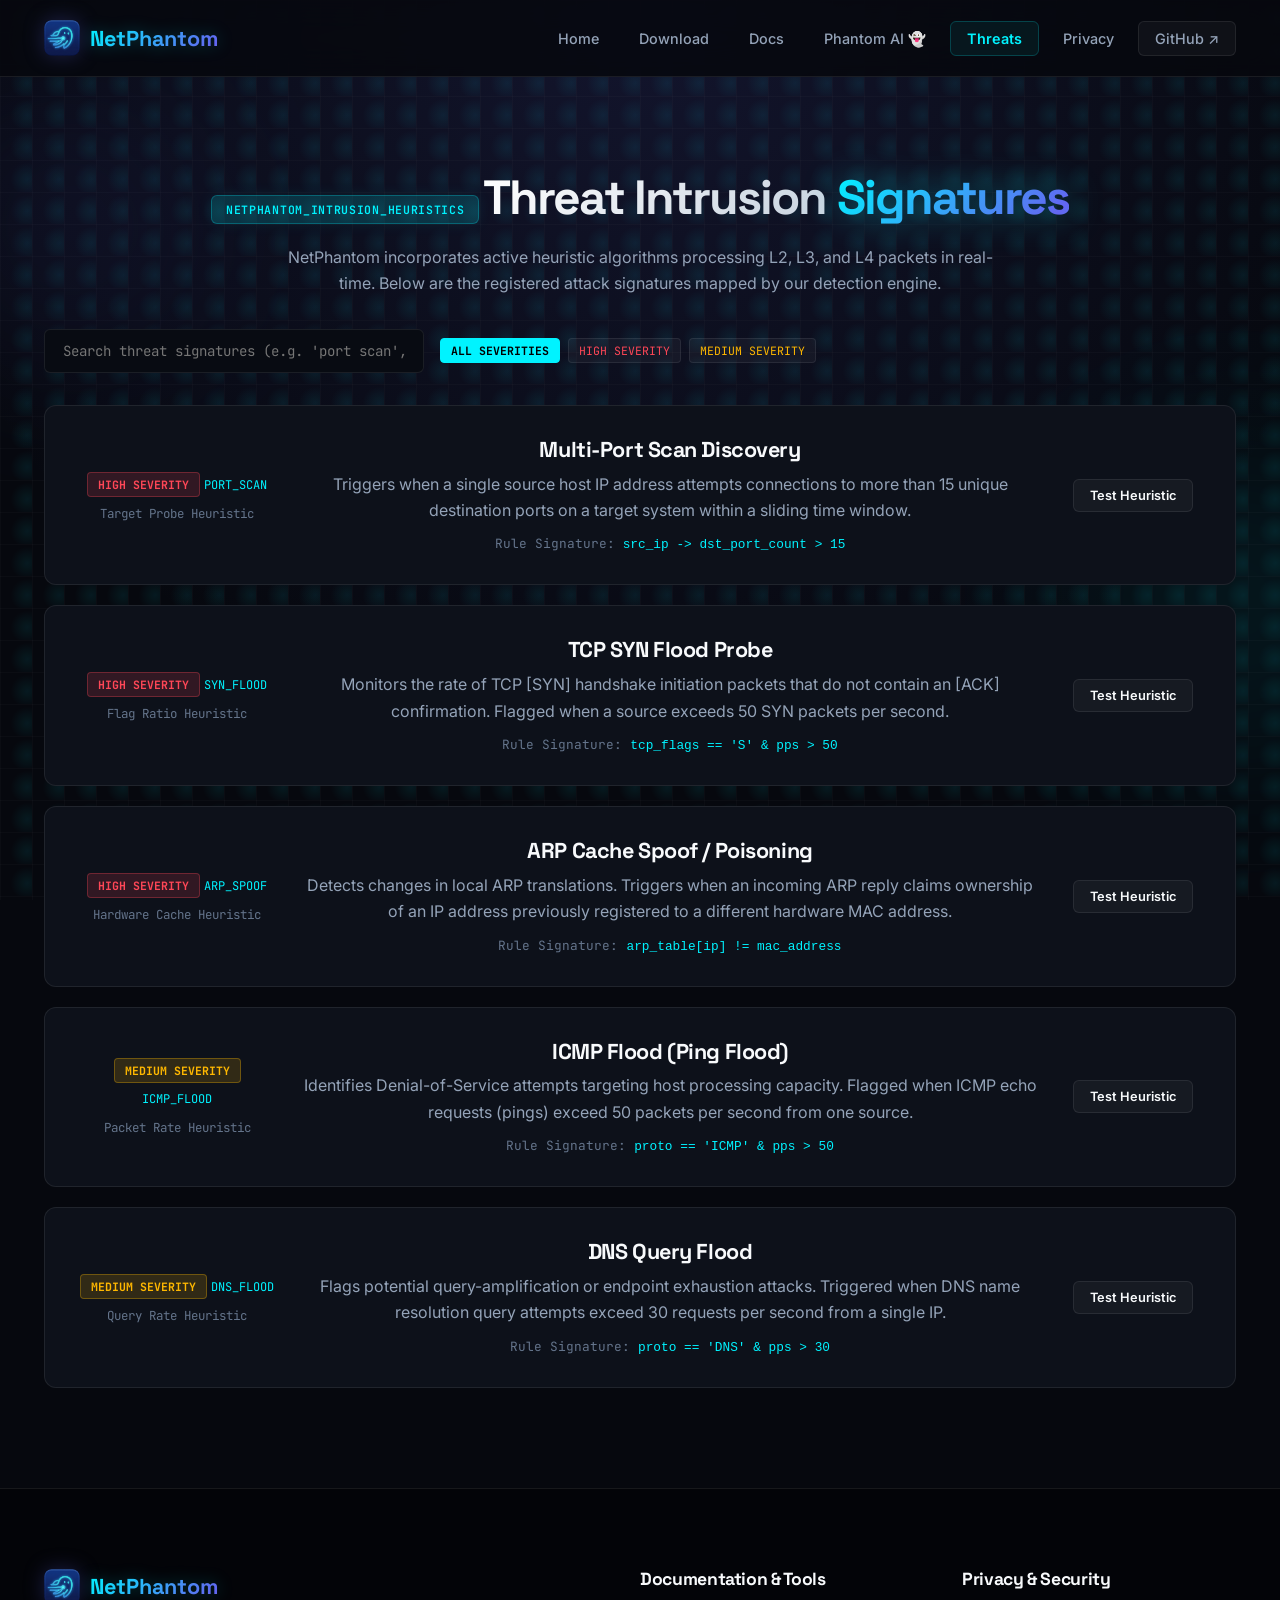
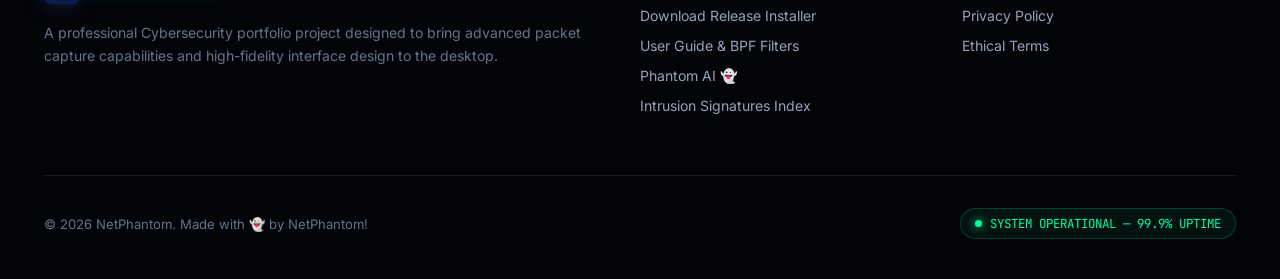
<file: website/threats.html>
<!DOCTYPE html>
<html lang="en">
<head>
    <meta charset="UTF-8">
    <meta name="viewport" content="width=device-width, initial-scale=1.0, maximum-scale=1.0, user-scalable=no">
    <title>Intrusion Signature Index — NetPhantom Threat Heuristics</title>
    <meta name="description" content="Reference guide to NetPhantom's built-in intrusion warning signatures. Read about Port Scan, SYN Flood, ARP spoofing, and flood heuristic configurations.">
    <!-- OpenGraph Metadata -->
    <meta property="og:title" content="Intrusion Signature Index — NetPhantom Threat Heuristics">
    <meta property="og:description" content="Technical signatures and threshold specifications for NetPhantom's localized threat heuristics.">
    <meta property="og:image" content="https://raw.githubusercontent.com/Lucky/NetPhantom/main/website/assets/og-image.png">
    <meta property="og:url" content="threats.html">
    <meta property="og:type" content="website">
    <meta http-equiv="X-Content-Type-Options" content="nosniff">
    <meta http-equiv="X-Frame-Options" content="DENY">
    <meta http-equiv="Referrer-Policy" content="strict-origin-when-cross-origin">
    <link rel="icon" type="image/x-icon" href="favicon.ico">
    <link rel="icon" type="image/png" sizes="32x32" href="favicon-32x32.png">
    <link rel="icon" type="image/png" sizes="16x16" href="favicon-16x16.png">
    <link rel="apple-touch-icon" sizes="180x180" href="apple-touch-icon.png">
    <link rel="stylesheet" href="style.css">
</head>
<body>

    <!-- Header Navigation -->
    <header>
        <div class="container navbar">
            <a href="index.html" class="nav-logo" id="nav-logo-id">
                <img src="logo.png" alt="NetPhantom Logo" class="nav-logo-icon">
                <span class="nav-logo-text">NetPhantom</span>
            </a>
            <button class="mobile-nav-toggle" aria-label="Toggle Navigation" id="mobile-toggle-btn">☰</button>
            <nav class="nav-menu">
                <ul class="nav-links">
                    <li><a href="index.html" id="nav-home-id">Home</a></li>
                    <li><a href="download.html" id="nav-download-id">Download</a></li>
                    <li><a href="docs.html" id="nav-docs-id">Docs</a></li>
                    <li><a href="ai.html" id="nav-ai-id">Phantom AI 👻</a></li>
                    <li><a href="threats.html" class="active" id="nav-threats-id">Threats</a></li>
                    <li><a href="privacy.html" id="nav-privacy-id">Privacy</a></li>
                    <li><a href="https://github.com/lucky-om/NetPhantom" target="_blank" id="nav-github-id" class="btn btn-sm btn-secondary">GitHub ↗</a></li>
                </ul>
            </nav>
        </div>
    </header>

    <!-- Threat Index Container -->
    <section class="container" style="padding-top:70px; padding-bottom:100px; position:relative;">
        <!-- Background Ambient Glow Orbs -->
        <div class="ambient-orb ambient-orb-1" style="top: -50px; left: -150px;"></div>
        <div class="ambient-orb ambient-orb-2" style="top: 300px; right: -200px;"></div>

        <div style="position:relative; z-index:2; text-align:center;">
            <div class="hud-tag reveal-on-scroll" style="margin-bottom:20px;">NETPHANTOM_INTRUSION_HEURISTICS</div>
            
            <h1 class="hero-title reveal-on-scroll" style="margin-bottom:16px; font-size: 3rem; text-align:center;">
                <span class="animated-title-text">Threat Intrusion</span> 
                <span class="animated-gradient-text">Signatures</span>
            </h1>
            
            <p class="reveal-on-scroll" style="color:var(--text-secondary); max-width:720px; margin:0 auto 32px auto;">
            NetPhantom incorporates active heuristic algorithms processing L2, L3, and L4 packets in real-time. Below are the registered attack signatures mapped by our detection engine.
        </p>

        <!-- Search & Filter Controls -->
        <div class="reveal-on-scroll" style="display:flex; gap:16px; align-items:center; flex-wrap:wrap; margin-bottom:32px; position:relative; z-index:2;">
            <input type="text" id="threat-search-input" class="cli-field" style="background:#080b12; border:1px solid var(--border-ghost); padding:12px 18px; border-radius:6px; max-width:380px; color:var(--cyan);" placeholder="Search threat signatures (e.g. 'port scan', 'arp')...">
            
            <div style="display:flex; gap:8px;">
                <button class="sim-filter-btn severity-filter-btn active" data-sev="ALL">ALL SEVERITIES</button>
                <button class="sim-filter-btn severity-filter-btn" data-sev="HIGH" style="color:var(--error);">HIGH SEVERITY</button>
                <button class="sim-filter-btn severity-filter-btn" data-sev="MEDIUM" style="color:var(--warning);">MEDIUM SEVERITY</button>
            </div>
        </div>

        <div class="threat-grid" style="position:relative; z-index:2;">
            <!-- Threat 1 -->
            <div class="panel threat-card reveal-on-scroll">
                <div class="threat-meta">
                    <span class="threat-severity severity-high">HIGH SEVERITY</span>
                    <span class="code-tag" style="margin-top:8px;">PORT_SCAN</span>
                    <div style="font-size:0.78rem; color:var(--text-dim); font-family:var(--font-mono); margin-top:4px;">Target Probe Heuristic</div>
                </div>
                <div class="threat-detail">
                    <h3 style="margin-bottom:8px;">Multi-Port Scan Discovery</h3>
                    <p style="margin-bottom:12px;">
                        Triggers when a single source host IP address attempts connections to more than 15 unique destination ports on a target system within a sliding time window.
                    </p>
                    <div style="font-size:0.8rem; color:var(--text-dim); font-family:var(--font-mono);">
                        Rule Signature: <code style="color:var(--cyan);">src_ip -&gt; dst_port_count &gt; 15</code>
                    </div>
                </div>
                <div>
                    <button class="btn btn-sm btn-secondary test-heuristic-btn" data-rule="Port Scan Probe">Test Heuristic</button>
                </div>
            </div>

            <!-- Threat 2 -->
            <div class="panel threat-card">
                <div class="threat-meta">
                    <span class="threat-severity severity-high">HIGH SEVERITY</span>
                    <span class="code-tag" style="margin-top:8px;">SYN_FLOOD</span>
                    <div style="font-size:0.78rem; color:var(--text-dim); font-family:var(--font-mono); margin-top:4px;">Flag Ratio Heuristic</div>
                </div>
                <div class="threat-detail">
                    <h3 style="margin-bottom:8px;">TCP SYN Flood Probe</h3>
                    <p style="margin-bottom:12px;">
                        Monitors the rate of TCP [SYN] handshake initiation packets that do not contain an [ACK] confirmation. Flagged when a source exceeds 50 SYN packets per second.
                    </p>
                    <div style="font-size:0.8rem; color:var(--text-dim); font-family:var(--font-mono);">
                        Rule Signature: <code style="color:var(--cyan);">tcp_flags == 'S' &amp; pps &gt; 50</code>
                    </div>
                </div>
                <div>
                    <button class="btn btn-sm btn-secondary test-heuristic-btn" data-rule="TCP SYN Flood">Test Heuristic</button>
                </div>
            </div>

            <!-- Threat 3 -->
            <div class="panel threat-card">
                <div class="threat-meta">
                    <span class="threat-severity severity-high">HIGH SEVERITY</span>
                    <span class="code-tag" style="margin-top:8px;">ARP_SPOOF</span>
                    <div style="font-size:0.78rem; color:var(--text-dim); font-family:var(--font-mono); margin-top:4px;">Hardware Cache Heuristic</div>
                </div>
                <div class="threat-detail">
                    <h3 style="margin-bottom:8px;">ARP Cache Spoof / Poisoning</h3>
                    <p style="margin-bottom:12px;">
                        Detects changes in local ARP translations. Triggers when an incoming ARP reply claims ownership of an IP address previously registered to a different hardware MAC address.
                    </p>
                    <div style="font-size:0.8rem; color:var(--text-dim); font-family:var(--font-mono);">
                        Rule Signature: <code style="color:var(--cyan);">arp_table[ip] != mac_address</code>
                    </div>
                </div>
                <div>
                    <button class="btn btn-sm btn-secondary test-heuristic-btn" data-rule="ARP Cache Poisoning">Test Heuristic</button>
                </div>
            </div>

            <!-- Threat 4 -->
            <div class="panel threat-card">
                <div class="threat-meta">
                    <span class="threat-severity severity-medium">MEDIUM SEVERITY</span>
                    <span class="code-tag" style="margin-top:8px;">ICMP_FLOOD</span>
                    <div style="font-size:0.78rem; color:var(--text-dim); font-family:var(--font-mono); margin-top:4px;">Packet Rate Heuristic</div>
                </div>
                <div class="threat-detail">
                    <h3 style="margin-bottom:8px;">ICMP Flood (Ping Flood)</h3>
                    <p style="margin-bottom:12px;">
                        Identifies Denial-of-Service attempts targeting host processing capacity. Flagged when ICMP echo requests (pings) exceed 50 packets per second from one source.
                    </p>
                    <div style="font-size:0.8rem; color:var(--text-dim); font-family:var(--font-mono);">
                        Rule Signature: <code style="color:var(--cyan);">proto == 'ICMP' &amp; pps &gt; 50</code>
                    </div>
                </div>
                <div>
                    <button class="btn btn-sm btn-secondary test-heuristic-btn" data-rule="ICMP Ping Flood">Test Heuristic</button>
                </div>
            </div>

            <!-- Threat 5 -->
            <div class="panel threat-card">
                <div class="threat-meta">
                    <span class="threat-severity severity-medium">MEDIUM SEVERITY</span>
                    <span class="code-tag" style="margin-top:8px;">DNS_FLOOD</span>
                    <div style="font-size:0.78rem; color:var(--text-dim); font-family:var(--font-mono); margin-top:4px;">Query Rate Heuristic</div>
                </div>
                <div class="threat-detail">
                    <h3 style="margin-bottom:8px;">DNS Query Flood</h3>
                    <p style="margin-bottom:12px;">
                        Flags potential query-amplification or endpoint exhaustion attacks. Triggered when DNS name resolution query attempts exceed 30 requests per second from a single IP.
                    </p>
                    <div style="font-size:0.8rem; color:var(--text-dim); font-family:var(--font-mono);">
                        Rule Signature: <code style="color:var(--cyan);">proto == 'DNS' &amp; pps &gt; 30</code>
                    </div>
                </div>
                <div>
                    <button class="btn btn-sm btn-secondary test-heuristic-btn" data-rule="DNS Query Flood">Test Heuristic</button>
                </div>
            </div>
        </div>
    </section>

    <!-- Footer -->
    <footer class="section-divider">
        <div class="container">
            <div class="footer-grid">
                <div class="footer-col">
                    <div class="nav-logo" style="margin-bottom:16px;">
                        <img src="logo.png" alt="NetPhantom Logo" class="nav-logo-icon">
                        <span class="nav-logo-text">NetPhantom</span>
                    </div>
                    <p>A professional Cybersecurity portfolio project designed to bring advanced packet capture capabilities and high-fidelity interface design to the desktop.</p>
                </div>
                <div class="footer-col">
                    <h4>Documentation & Tools</h4>
                    <ul>
                        <li><a href="download.html">Download Release Installer</a></li>
                        <li><a href="docs.html">User Guide & BPF Filters</a></li>
                        <li><a href="ai.html" id="nav-ai-id">Phantom AI 👻</a></li>
                    <li><a href="threats.html">Intrusion Signatures Index</a></li>
                    </ul>
                </div>
                <div class="footer-col">
                    <h4>Privacy & Security</h4>
                    <ul>
                        <li><a href="privacy.html">Privacy Policy</a></li>
                        <li><a href="privacy.html#ethical-usage">Ethical Terms</a></li>
                    </ul>
                </div>
            </div>
            <div class="footer-bottom">
                <div>© 2026 NetPhantom. Made with 👻 by NetPhantom!</div>
                <div class="status-ping-bar">
                    <span class="status-dot"></span> SYSTEM OPERATIONAL — 99.9% UPTIME
                </div>
            </div>
        </div>
    </footer>

    <script src="script.js"></script>
</body>
</html>
</file>
<file: style.css>
/* 
   style.css - NetPhantom Hallmark Cyber HUD Design System
   Comprehensive Responsive Architecture & Dynamic Animations
*/

@import url("https://fonts.googleapis.com/css2?family=Inter:wght@300;400;500;600;700&family=JetBrains+Mono:ital,wght@0,300;0,400;0,500;0,600;0,700;1,400&family=Space+Grotesk:wght@500;600;700&display=swap");

:root {
  /* OKLCH Color Palette & Dark Obsidian Void Theme */
  --bg-base: #06080e;
  /* Obsidian Base */
  --bg-mesh:
    radial-gradient(
      circle at 50% 0%,
      rgba(99, 102, 241, 0.14) 0%,
      rgba(6, 8, 14, 0) 70%
    ),
    radial-gradient(
      circle at 85% 60%,
      rgba(0, 243, 255, 0.08) 0%,
      rgba(6, 8, 14, 0) 50%
    );
  --surface-lowest: #030408;
  /* Void Background */
  --surface: #0d111a;
  /* Panel Backdrop Glass */
  --surface-card: #111724;
  /* Card Surface */
  --surface-active: #1a2234;
  /* Active Surface */

  --primary: #ffffff;
  --accent: #6366f1;
  /* Electric Violet */
  --accent-glow: rgba(99, 102, 241, 0.25);

  --cyan: #00f3ff;
  /* Cyber Cyan */
  --cyan-glow: rgba(0, 243, 255, 0.16);

  --emerald: #00ff9d;
  /* Signal Green */
  --emerald-glow: rgba(0, 255, 157, 0.16);

  --success: #10b981;
  --warning: #ffb800;
  /* Alert Amber */
  --error: #ff4757;
  /* Alert Red */

  --text-primary: #f8fafc;
  --text-secondary: #94a3b8;
  --text-dim: #64748b;

  --border-ghost: rgba(255, 255, 255, 0.08);
  --border-active: rgba(0, 243, 255, 0.35);
  --border-accent: rgba(99, 102, 241, 0.35);

  --font-heading: "Space Grotesk", sans-serif;
  --font-body: "Inter", sans-serif;
  --font-mono: "JetBrains Mono", monospace;

  --transition-fast: all 0.15s cubic-bezier(0.4, 0, 0.2, 1);
  --transition-smooth: all 0.3s cubic-bezier(0.4, 0, 0.2, 1);

  --radius-sm: 6px;
  --radius-md: 12px;
  --radius-lg: 20px;
}

* {
  margin: 0;
  padding: 0;
  box-sizing: border-box;
}

img,
video,
picture,
svg {
  max-width: 100%;
  height: auto;
  display: block;
}

html {
  overflow-x: hidden;
  max-width: 100vw;
  scroll-behavior: smooth;
  font-size: 16px;
  background-color: var(--bg-base);
  color: var(--text-primary);
  font-family: var(--font-body);
  -webkit-font-smoothing: antialiased;
}

body {
  overflow-x: hidden;
  background-color: var(--bg-base);
  background-image:
    linear-gradient(rgba(255, 255, 255, 0.02) 1px, transparent 1px),
    linear-gradient(90deg, rgba(255, 255, 255, 0.02) 1px, transparent 1px),
    var(--bg-mesh);
  background-size:
    32px 32px,
    32px 32px,
    100% 100%;
  background-attachment: fixed;
  min-height: 100vh;
  display: flex;
  flex-direction: column;
}

/* Custom Scrollbar */
::-webkit-scrollbar {
  width: 8px;
  height: 8px;
}

::-webkit-scrollbar-track {
  background: var(--bg-base);
}

::-webkit-scrollbar-thumb {
  background: #1e293b;
  border-radius: 4px;
  border: 1px solid var(--border-ghost);
}

::-webkit-scrollbar-thumb:hover {
  background: var(--cyan);
}

/* ──────────────────────────────────────────────
   Typography & Animated Gradient Titles
   ────────────────────────────────────────────── */

h1,
h2,
h3,
h4 {
  font-family: var(--font-heading);
  letter-spacing: -0.02em;
  color: var(--text-primary);
  font-weight: 700;
  line-height: 1.15;
  overflow-wrap: break-word;
  word-break: normal;
}

h1 {
  font-size: 3.5rem;
  letter-spacing: -0.04em;
}

h2 {
  font-size: 2.25rem;
  letter-spacing: -0.03em;
}

h3 {
  font-size: 1.35rem;
}

h4 {
  font-size: 1.05rem;
}

p {
  font-size: 1rem;
  line-height: 1.65;
  color: var(--text-secondary);
}

.text-center {
  text-align: center;
}

/* Dynamic Animated Title Effect */
.hero-title {
  font-size: 3.5rem;
  line-height: 1.12;
  margin: 24px 0 18px 0;
  letter-spacing: -0.04em;
  position: relative;
}

.animated-title-text {
  background: linear-gradient(135deg, #ffffff 0%, #cbd5e1 50%, #ffffff 100%);
  background-size: 200% auto;
  -webkit-background-clip: text;
  background-clip: text;
  -webkit-text-fill-color: transparent;
  animation: title-text-shine 6s ease infinite;
}

.animated-gradient-text {
  background: linear-gradient(
    135deg,
    #00f3ff 0%,
    #6366f1 35%,
    #00ff9d 70%,
    #00f3ff 100%
  );
  background-size: 300% auto;
  -webkit-background-clip: text;
  background-clip: text;
  -webkit-text-fill-color: transparent;
  animation: gradient-flow 4s linear infinite;
  display: inline-block;
  filter: drop-shadow(0 0 18px rgba(0, 243, 255, 0.4));
}

@keyframes title-text-shine {
  0% {
    background-position: 0% 50%;
  }

  50% {
    background-position: 100% 50%;
  }

  100% {
    background-position: 0% 50%;
  }
}

@keyframes gradient-flow {
  0% {
    background-position: 0% 50%;
    filter: drop-shadow(0 0 15px rgba(0, 243, 255, 0.3));
  }

  50% {
    background-position: 100% 50%;
    filter: drop-shadow(0 0 25px rgba(99, 102, 241, 0.5));
  }

  100% {
    background-position: 0% 50%;
    filter: drop-shadow(0 0 15px rgba(0, 243, 255, 0.3));
  }
}

.text-emerald {
  color: var(--emerald);
}

.text-warning {
  color: var(--warning);
}

.text-error {
  color: var(--error);
}

.hud-tag {
  font-family: var(--font-mono);
  font-size: 0.72rem;
  font-weight: 600;
  color: var(--cyan);
  display: inline-flex;
  align-items: center;
  gap: 8px;
  background: var(--cyan-glow);
  padding: 6px 14px;
  border: 1px solid rgba(0, 243, 255, 0.25);
  border-radius: var(--radius-sm);
  letter-spacing: 0.06em;
  text-transform: uppercase;
  box-shadow: 0 0 15px rgba(0, 243, 255, 0.08);
  width: fit-content;
  transition: var(--transition-fast);
}

.hud-tag:hover {
  box-shadow: 0 0 20px rgba(0, 243, 255, 0.3);
  border-color: var(--cyan);
}

.status-dot {
  width: 7px;
  height: 7px;
  border-radius: 50%;
  background-color: var(--emerald);
  box-shadow: 0 0 10px var(--emerald);
  display: inline-block;
  animation: pulse-dot 2s infinite;
}

@keyframes pulse-dot {
  0% {
    transform: scale(0.95);
    box-shadow: 0 0 0 0 rgba(0, 255, 157, 0.7);
  }

  70% {
    transform: scale(1);
    box-shadow: 0 0 0 8px rgba(0, 255, 157, 0);
  }

  100% {
    transform: scale(0.95);
    box-shadow: 0 0 0 0 rgba(0, 255, 157, 0);
  }
}

/* Ambient Glowing Background Orbs */
.ambient-orb {
  position: absolute;
  border-radius: 50%;
  filter: blur(80px);
  pointer-events: none;
  z-index: 0;
  opacity: 0.4;
}

.ambient-orb-1 {
  width: 400px;
  height: 400px;
  top: -100px;
  left: -100px;
  background: radial-gradient(
    circle,
    rgba(99, 102, 241, 0.3) 0%,
    transparent 70%
  );
  animation: float-orb 12s ease-in-out infinite alternate;
}

.ambient-orb-2 {
  width: 450px;
  height: 450px;
  top: 200px;
  right: -150px;
  background: radial-gradient(
    circle,
    rgba(0, 243, 255, 0.25) 0%,
    transparent 70%
  );
  animation: float-orb 15s ease-in-out infinite alternate-reverse;
}

@keyframes float-orb {
  0% {
    transform: translate(0, 0) scale(1);
  }

  50% {
    transform: translate(40px, 30px) scale(1.1);
  }

  100% {
    transform: translate(-30px, 50px) scale(0.95);
  }
}

/* ──────────────────────────────────────────────
   Header Navigation
   ────────────────────────────────────────────── */

header {
  position: sticky;
  top: 0;
  z-index: 1000;
  background: rgba(6, 8, 14, 0.85);
  backdrop-filter: blur(16px);
  -webkit-backdrop-filter: blur(16px);
  border-bottom: 1px solid var(--border-ghost);
  transition: var(--transition-smooth);
}

header.scrolled {
  background: rgba(6, 8, 14, 0.96);
  border-bottom-color: rgba(0, 243, 255, 0.2);
  box-shadow: 0 10px 30px rgba(0, 0, 0, 0.5);
}

.navbar {
  display: flex;
  align-items: center;
  justify-content: space-between;
  height: 76px;
}

.nav-logo {
  display: flex;
  align-items: center;
  gap: 10px;
  font-family: var(--font-heading);
  font-size: 1.35rem;
  font-weight: 700;
  color: var(--primary);
  text-decoration: none;
}

.nav-logo-text {
  background: linear-gradient(
    135deg,
    #00f3ff 0%,
    #6366f1 35%,
    #00ff9d 70%,
    #00f3ff 100%
  );
  background-size: 300% auto;
  -webkit-background-clip: text;
  -webkit-text-fill-color: transparent;
  background-clip: text;
  animation: gradient-flow 4s linear infinite;
  filter: drop-shadow(0 0 8px rgba(0, 243, 255, 0.25));
  transition: filter 0.3s ease;
}

.nav-logo:hover .nav-logo-text {
  filter: drop-shadow(0 0 14px rgba(0, 243, 255, 0.5));
}

.nav-logo-icon {
  width: 36px;
  height: 36px;
  border-radius: 8px;
  object-fit: contain;
  display: block;
  filter: drop-shadow(0 0 10px var(--accent-glow));
  transition: var(--transition-fast);
}

.nav-logo:hover .nav-logo-icon {
  transform: scale(1.1);
  filter: drop-shadow(0 0 18px var(--cyan));
}

.nav-links {
  display: flex;
  align-items: center;
  gap: 8px;
  list-style: none;
}

.nav-links a {
  padding: 8px 16px;
  font-size: 0.9rem;
  font-weight: 500;
  color: var(--text-secondary);
  text-decoration: none;
  border-radius: var(--radius-sm);
  transition: var(--transition-fast);
  position: relative;
  /* needed for ::after underline animation */
  overflow: visible;
}

.nav-links a:hover {
  color: var(--primary);
  background: rgba(255, 255, 255, 0.04);
}

.nav-links a.active {
  color: var(--cyan);
  background: rgba(0, 243, 255, 0.06);
  font-weight: 600;
  border: 1px solid rgba(0, 243, 255, 0.2);
}

.mobile-nav-toggle {
  display: none;
  background: transparent;
  border: 1px solid var(--border-ghost);
  color: var(--text-primary);
  font-size: 1.25rem;
  padding: 8px 12px;
  border-radius: var(--radius-sm);
  cursor: pointer;
}

/* ──────────────────────────────────────────────
   Layout Container & Scroll Reveals
   ────────────────────────────────────────────── */

.container {
  max-width: 1240px;
  margin: 0 auto;
  padding: 0 24px;
  width: 100%;
}

.main-section {
  padding: 90px 0;
  position: relative;
}

.section-divider {
  border-top: 1px solid var(--border-ghost);
}

.section-hdr {
  margin-bottom: 40px;
}

.section-hdr.text-center {
  max-width: 720px;
  margin-left: auto;
  margin-right: auto;
  text-align: center;
}

.section-hdr.text-center .hud-tag {
  margin-left: auto;
  margin-right: auto;
  margin-bottom: 12px;
}

/* Scroll Reveal Animation */
.reveal-on-scroll {
  opacity: 0;
  transform: translateY(30px);
  transition:
    opacity 0.6s cubic-bezier(0.4, 0, 0.2, 1),
    transform 0.6s cubic-bezier(0.4, 0, 0.2, 1);
}

.reveal-on-scroll.revealed {
  opacity: 1;
  transform: translateY(0);
}

.panel {
  background: var(--surface);
  border: 1px solid var(--border-ghost);
  border-radius: var(--radius-md);
  padding: 32px;
  transition: var(--transition-smooth);
  position: relative;
  overflow: hidden;
  text-align: left;
  /* Default for readability */
}

/* Privacy Page Panels Centering */
.privacy-panel-center {
  text-align: center;
  margin: 0 auto 24px auto;
  max-width: 800px;
}

.panel:hover {
  border-color: var(--border-active);
  box-shadow:
    0 20px 60px rgba(0, 0, 0, 0.4),
    0 0 30px rgba(0, 243, 255, 0.08);
  transform: translateY(-6px);
}

.code-tag {
  font-family: var(--font-mono);
  font-size: 0.75rem;
  color: var(--cyan);
  display: inline-block;
  margin-bottom: 8px;
}

/* ──────────────────────────────────────────────
   Buttons & Micro-Animations
   ────────────────────────────────────────────── */

.btn {
  display: inline-flex;
  align-items: center;
  justify-content: center;
  gap: 10px;
  padding: 14px 28px;
  font-family: var(--font-body);
  font-size: 0.92rem;
  font-weight: 600;
  border-radius: var(--radius-sm);
  cursor: pointer;
  text-decoration: none;
  transition: var(--transition-smooth);
  border: 1px solid transparent;
  position: relative;
  overflow: hidden;
}

.btn-primary {
  background: linear-gradient(135deg, var(--accent) 0%, #4f46e5 100%);
  color: #ffffff;
  border-color: rgba(99, 102, 241, 0.4);
  box-shadow: 0 4px 20px var(--accent-glow);
}

.btn-primary:hover {
  background: linear-gradient(135deg, #6366f1 0%, #4338ca 100%);
  box-shadow: 0 0 25px rgba(99, 102, 241, 0.5);
  transform: translateY(-2px);
}

.btn-secondary {
  background: rgba(255, 255, 255, 0.04);
  color: var(--text-primary);
  border-color: var(--border-ghost);
}

.btn-secondary:hover {
  background: rgba(255, 255, 255, 0.08);
  border-color: var(--border-active);
  color: #ffffff;
  transform: translateY(-2px);
}

.btn-cyan {
  background: linear-gradient(135deg, #00f3ff 0%, #0284c7 100%);
  color: #040914;
  font-weight: 700;
  box-shadow: 0 4px 20px rgba(0, 243, 255, 0.25);
}

.btn-cyan:hover {
  box-shadow: 0 0 30px rgba(0, 243, 255, 0.45);
  transform: translateY(-2px);
}

.btn-sm {
  padding: 8px 16px;
  font-size: 0.8rem;
}

/* ──────────────────────────────────────────────
   Hero Section & CLI Launcher
   ────────────────────────────────────────────── */

.hero-section {
  position: relative;
}

.hero-grid {
  display: grid;
  grid-template-columns: 1fr 1fr;
  gap: 48px;
  align-items: center;
}

.hero-left {
  display: flex;
  flex-direction: column;
  align-items: flex-start;
  z-index: 2;
}

.hero-desc {
  margin-bottom: 24px;
}

.hero-stats-row {
  display: flex;
  justify-content: space-around;
  align-items: center;
  gap: 20px;
  margin: 28px 0;
  padding: 16px 20px;
  background: rgba(13, 17, 26, 0.6);
  border: 1px solid var(--border-ghost);
  border-radius: var(--radius-sm);
  width: 100%;
  text-align: center;
}

.hero-stat-item {
  display: flex;
  flex-direction: column;
  align-items: center;
  text-align: center;
  flex: 1;
  gap: 4px;
}

.hero-stat-val {
  font-family: var(--font-mono);
  font-size: 1.1rem;
  font-weight: 700;
  color: var(--cyan);
}

.hero-stat-lbl {
  font-size: 0.75rem;
  color: var(--text-dim);
  text-transform: uppercase;
}

.stat-divider {
  width: 1px;
  background: var(--border-ghost);
}

.hero-actions {
  display: flex;
  gap: 16px;
  width: 100%;
}

.cli-panel {
  background: #090c14;
  border: 1px solid var(--border-ghost);
  border-radius: var(--radius-md);
  padding: 20px;
  font-family: var(--font-mono);
  width: 100%;
  margin-bottom: 24px;
  box-shadow: inset 0 0 20px rgba(0, 0, 0, 0.6);
  transition: var(--transition-smooth);
}

.cli-panel:focus-within {
  border-color: rgba(0, 243, 255, 0.35);
  box-shadow: 0 0 20px rgba(0, 243, 255, 0.1);
}

.cli-sub {
  color: var(--text-secondary);
  font-size: 0.8rem;
}

.cli-input-line {
  display: flex;
  align-items: center;
  gap: 10px;
  margin-top: 10px;
  background: rgba(255, 255, 255, 0.03);
  padding: 8px 14px;
  border-radius: 6px;
  border: 1px solid rgba(255, 255, 255, 0.05);
}

.cli-prompt {
  color: var(--cyan);
  font-weight: bold;
  font-size: 0.85rem;
  white-space: nowrap;
}

.cli-field {
  background: transparent;
  border: none;
  outline: none;
  color: var(--text-primary);
  font-family: var(--font-mono);
  font-size: 0.88rem;
  width: 100%;
}

.cli-output {
  color: var(--cyan);
  margin-top: 10px;
  font-size: 0.8rem;
  display: none;
  line-height: 1.5;
}

.cli-chips {
  display: flex;
  gap: 8px;
  flex-wrap: wrap;
  margin-top: 12px;
}

.cli-chip {
  font-size: 0.72rem;
  background: rgba(255, 255, 255, 0.05);
  border: 1px solid var(--border-ghost);
  color: var(--text-secondary);
  padding: 4px 10px;
  border-radius: 4px;
  cursor: pointer;
  transition: var(--transition-fast);
}

.cli-chip:hover {
  background: var(--cyan-glow);
  color: var(--cyan);
  border-color: rgba(0, 243, 255, 0.3);
}

/* ──────────────────────────────────────────────
   Live Sniffer Preview Console & Scanline Effect
   ────────────────────────────────────────────── */

.hero-right {
  z-index: 2;
}

.preview-window {
  background: #080b12;
  border: 1px solid rgba(0, 243, 255, 0.2);
  border-radius: var(--radius-md);
  overflow: hidden;
  box-shadow:
    0 20px 50px rgba(0, 0, 0, 0.7),
    0 0 30px rgba(0, 243, 255, 0.08);
  position: relative;
}

/* Moving HUD Scanline Effect */
.preview-window::before {
  content: "";
  position: absolute;
  top: 0;
  left: 0;
  right: 0;
  height: 2px;
  background: linear-gradient(
    90deg,
    transparent 0%,
    rgba(0, 243, 255, 0.8) 50%,
    transparent 100%
  );
  animation: scanline-anim 6s linear infinite;
  pointer-events: none;
  z-index: 10;
  opacity: 0.6;
}

@keyframes scanline-anim {
  0% {
    top: 0%;
    opacity: 0;
  }

  15% {
    opacity: 0.6;
  }

  85% {
    opacity: 0.6;
  }

  100% {
    top: 100%;
    opacity: 0;
  }
}

.window-titlebar {
  background: #0e1320;
  padding: 12px 18px;
  display: flex;
  align-items: center;
  justify-content: space-between;
  border-bottom: 1px solid var(--border-ghost);
}

.window-dots {
  display: flex;
  gap: 8px;
}

.window-dots span {
  width: 10px;
  height: 10px;
  border-radius: 50%;
  background: #242c3d;
}

.window-dots span:nth-child(1) {
  background: #ff5f56;
}

.window-dots span:nth-child(2) {
  background: #ffbd2e;
}

.window-dots span:nth-child(3) {
  background: #27c93f;
}

.window-title {
  font-family: var(--font-mono);
  font-size: 0.75rem;
  color: var(--text-dim);
  letter-spacing: 0.05em;
}

.window-content {
  padding: 16px;
  background: #060910;
}

.sim-toolbar {
  display: flex;
  align-items: center;
  gap: 10px;
  padding-bottom: 12px;
  border-bottom: 1px solid var(--border-ghost);
  margin-bottom: 12px;
  font-family: var(--font-mono);
  font-size: 0.75rem;
  flex-wrap: wrap;
}

.sim-filter-btn {
  background: rgba(255, 255, 255, 0.04);
  border: 1px solid var(--border-ghost);
  color: var(--text-secondary);
  padding: 4px 10px;
  border-radius: 4px;
  cursor: pointer;
  font-family: var(--font-mono);
  font-size: 0.72rem;
  transition: var(--transition-fast);
}

.sim-filter-btn.active,
.sim-filter-btn:hover {
  background: var(--cyan);
  color: #000;
  font-weight: bold;
  border-color: var(--cyan);
}

.sim-main {
  display: grid;
  grid-template-columns: 1fr 170px;
  gap: 12px;
}

.sim-list-container {
  background: #0a0e18;
  border: 1px solid var(--border-ghost);
  border-radius: 6px;
  height: 280px;
  display: flex;
  flex-direction: column;
  overflow-x: auto;
}

.sim-table-hdr {
  display: grid;
  grid-template-columns: 35px 70px 105px 105px 60px 1fr;
  gap: 6px;
  padding: 8px 12px;
  background: rgba(255, 255, 255, 0.03);
  border-bottom: 1px solid var(--border-ghost);
  font-family: var(--font-mono);
  font-size: 0.68rem;
  color: var(--text-dim);
  text-transform: uppercase;
  min-width: 480px;
}

.sim-packet-list {
  overflow-y: auto;
  flex: 1;
  font-family: var(--font-mono);
  font-size: 0.72rem;
}

.sim-table-row {
  display: grid;
  grid-template-columns: 35px 70px 105px 105px 60px 1fr;
  gap: 6px;
  padding: 6px 12px;
  border-bottom: 1px solid rgba(255, 255, 255, 0.02);
  cursor: pointer;
  transition: var(--transition-fast);
  color: var(--text-secondary);
  min-width: 480px;
}

.sim-table-row:hover {
  background: rgba(255, 255, 255, 0.05);
  color: var(--text-primary);
}

.sim-table-row.tcp {
  color: #60a5fa;
}

.sim-table-row.udp {
  color: #34d399;
}

.sim-table-row.threat {
  color: #f87171;
  background: rgba(239, 68, 68, 0.12);
  font-weight: bold;
}

.sim-sidebar {
  background: #0a0e18;
  border: 1px solid var(--border-ghost);
  border-radius: 6px;
  padding: 12px;
  display: flex;
  flex-direction: column;
  gap: 12px;
  font-family: var(--font-mono);
  font-size: 0.72rem;
}

.bps-meter {
  background: rgba(0, 0, 0, 0.4);
  border: 1px solid var(--border-ghost);
  border-radius: 4px;
  padding: 8px;
  text-align: center;
}

.bps-val {
  font-size: 1.1rem;
  font-weight: 700;
  color: var(--cyan);
}

.bps-bar {
  height: 4px;
  background: var(--cyan);
  border-radius: 2px;
  margin-top: 4px;
  transition: width 0.3s ease;
}

/* ──────────────────────────────────────────────
   Bento Feature Grid
   ────────────────────────────────────────────── */

.bento-grid {
  display: grid;
  grid-template-columns: repeat(3, 1fr);
  gap: 24px;
}

.bento-hero {
  grid-column: span 2;
  background: linear-gradient(
    135deg,
    rgba(13, 17, 26, 0.9) 0%,
    rgba(17, 23, 36, 0.7) 100%
  );
  border: 1px solid rgba(0, 243, 255, 0.2);
}

.feature-icon-wrapper {
  width: 48px;
  height: 48px;
  border-radius: var(--radius-sm);
  background: var(--cyan-glow);
  border: 1px solid rgba(0, 243, 255, 0.3);
  display: flex;
  align-items: center;
  justify-content: center;
  color: var(--cyan);
  margin-bottom: 20px;
  transition: var(--transition-fast);
}

.panel:hover .feature-icon-wrapper {
  transform: scale(1.08);
  box-shadow: 0 0 20px rgba(0, 243, 255, 0.3);
}

.icon-danger {
  background: rgba(255, 71, 87, 0.15);
  border-color: rgba(255, 71, 87, 0.3);
  color: var(--error);
}

.icon-success {
  background: var(--emerald-glow);
  border-color: rgba(0, 255, 157, 0.3);
  color: var(--emerald);
}

.icon-warning {
  background: rgba(255, 184, 0, 0.15);
  border-color: rgba(255, 184, 0, 0.3);
  color: var(--warning);
}

.feature-icon-svg {
  width: 24px;
  height: 24px;
}

.dissection-preview-box {
  background: #070a12;
  border: 1px solid var(--border-ghost);
  padding: 16px;
  border-radius: 8px;
  font-family: var(--font-mono);
  font-size: 0.78rem;
  color: var(--text-secondary);
  margin-top: 16px;
  overflow-x: auto;
}

/* ──────────────────────────────────────────────
   Docs Layout
   ────────────────────────────────────────────── */

.docs-layout {
  display: grid;
  grid-template-columns: 260px 1fr;
  gap: 48px;
  align-items: start;
}

.docs-sidebar {
  position: sticky;
  top: 96px;
  height: fit-content;
  z-index: 10;
  background: var(--surface);
  border: 1px solid var(--border-ghost);
  border-radius: var(--radius-md);
  padding: 24px;
}

.docs-nav {
  list-style: none;
  margin-top: 12px;
  display: flex;
  flex-direction: column;
  gap: 6px;
}

.docs-nav a {
  color: var(--text-secondary);
  text-decoration: none;
  font-size: 0.88rem;
  padding: 8px 12px;
  border-radius: var(--radius-sm);
  display: block;
  transition: var(--transition-fast);
}

.docs-nav a.active,
.docs-nav a:hover {
  color: var(--cyan);
  background: rgba(0, 243, 255, 0.08);
  font-weight: 600;
}

.docs-body {
  min-width: 0;
}

.doc-section {
  margin-bottom: 56px;
  padding-bottom: 40px;
  border-bottom: 1px solid var(--border-ghost);
}

.doc-section:last-child {
  border-bottom: none;
  margin-bottom: 0;
  padding-bottom: 0;
}

.table-responsive {
  width: 100%;
  overflow-x: auto;
  -webkit-overflow-scrolling: touch;
  border-radius: var(--radius-sm);
  border: 1px solid var(--border-ghost);
  margin-top: 16px;
}

.shortcut-table {
  width: 100%;
  border-collapse: collapse;
  font-size: 0.88rem;
  min-width: 480px;
}

.shortcut-table th,
.shortcut-table td {
  padding: 14px 18px;
  border-bottom: 1px solid var(--border-ghost);
  text-align: left;
}

.shortcut-table th {
  background: rgba(255, 255, 255, 0.03);
  font-family: var(--font-mono);
  font-size: 0.78rem;
  color: var(--text-dim);
  text-transform: uppercase;
}

.kbd {
  background: #1e293b;
  border: 1px solid #334155;
  padding: 4px 8px;
  border-radius: 4px;
  font-family: var(--font-mono);
  font-size: 0.78rem;
  color: var(--cyan);
}

/* ──────────────────────────────────────────────
   Comparison Table
   ────────────────────────────────────────────── */

.comparison-table {
  width: 100%;
  border-collapse: collapse;
  font-size: 0.9rem;
  min-width: 600px;
}

.comparison-table th,
.comparison-table td {
  padding: 16px 20px;
  text-align: left;
  border-bottom: 1px solid var(--border-ghost);
}

.comparison-table th {
  font-family: var(--font-heading);
  font-size: 1rem;
  color: var(--text-primary);
  background: rgba(255, 255, 255, 0.02);
}

.comparison-table td {
  color: var(--text-secondary);
}

.check-icon {
  color: var(--emerald);
  font-weight: bold;
}

.cross-icon {
  color: var(--text-dim);
}

/* ──────────────────────────────────────────────
   FAQ Accordion
   ────────────────────────────────────────────── */

.faq-grid {
  display: flex;
  flex-direction: column;
  gap: 16px;
  max-width: 900px;
  margin: 0 auto;
}

.faq-item {
  background: var(--surface);
  border: 1px solid var(--border-ghost);
  border-radius: var(--radius-md);
  overflow: hidden;
  transition: var(--transition-smooth);
}

.faq-question {
  padding: 22px 28px;
  font-family: var(--font-heading);
  font-size: 1.15rem;
  font-weight: 600;
  cursor: pointer;
  display: flex;
  align-items: center;
  justify-content: space-between;
  color: var(--text-primary);
}

.faq-question::after {
  content: "+";
  font-family: var(--font-mono);
  font-size: 1.4rem;
  color: var(--cyan);
  transition: transform 0.3s ease;
}

.faq-item.active .faq-question::after {
  transform: rotate(45deg);
}

.faq-answer {
  max-height: 0;
  overflow: hidden;
  padding: 0 28px;
  transition:
    max-height 0.35s ease,
    padding 0.35s ease;
  color: var(--text-secondary);
  line-height: 1.7;
}

.faq-item.active .faq-answer {
  max-height: 300px;
  padding: 0 28px 24px 28px;
  border-top: 1px solid rgba(255, 255, 255, 0.04);
}

/* ──────────────────────────────────────────────
   Download Hub Page Styles
   ────────────────────────────────────────────── */

.download-tabs {
  display: flex;
  gap: 12px;
  justify-content: center;
  margin-bottom: 40px;
  flex-wrap: wrap;
}

.download-tab-btn {
  padding: 12px 24px;
  font-family: var(--font-mono);
  font-size: 0.85rem;
  background: rgba(255, 255, 255, 0.03);
  border: 1px solid var(--border-ghost);
  color: var(--text-secondary);
  border-radius: var(--radius-sm);
  cursor: pointer;
  transition: var(--transition-fast);
}

.download-tab-btn.active,
.download-tab-btn:hover {
  background: var(--cyan-glow);
  border-color: var(--cyan);
  color: var(--cyan);
  font-weight: 600;
}

.download-content-panel {
  display: none;
  opacity: 0;
  transition: opacity 0.25s ease-in-out;
}

.download-content-panel.active {
  display: block !important;
  opacity: 1 !important;
}

.copy-box {
  background: #080b12;
  border: 1px solid var(--border-ghost);
  border-radius: var(--radius-sm);
  padding: 14px 20px;
  display: flex;
  align-items: center;
  justify-content: space-between;
  font-family: var(--font-mono);
  font-size: 0.9rem;
  color: var(--cyan);
  margin: 16px 0;
  gap: 12px;
  word-break: break-all;
}

.copy-btn {
  background: rgba(255, 255, 255, 0.08);
  border: none;
  color: var(--text-primary);
  padding: 6px 12px;
  border-radius: 4px;
  cursor: pointer;
  font-size: 0.78rem;
  white-space: nowrap;
}

.copy-btn:hover {
  background: var(--cyan);
  color: #000;
  font-weight: bold;
}

/* ──────────────────────────────────────────────
   Threat Index Styles
   ────────────────────────────────────────────── */

.threat-grid {
  display: flex;
  flex-direction: column;
  gap: 20px;
  margin-top: 32px;
}

.threat-card {
  display: grid;
  grid-template-columns: 200px 1fr 140px;
  gap: 24px;
  align-items: center;
}

.threat-severity {
  font-family: var(--font-mono);
  font-size: 0.72rem;
  font-weight: 700;
  padding: 4px 10px;
  border-radius: 4px;
  display: inline-block;
  width: fit-content;
}

.severity-high {
  background: rgba(255, 71, 87, 0.15);
  color: #ff4757;
  border: 1px solid rgba(255, 71, 87, 0.3);
}

.severity-medium {
  background: rgba(255, 184, 0, 0.15);
  color: #ffb800;
  border: 1px solid rgba(255, 184, 0, 0.3);
}

/* ──────────────────────────────────────────────
   Footer & Status Bar
   ────────────────────────────────────────────── */

footer {
  background: var(--surface-lowest);
  padding: 80px 0 40px 0;
  margin-top: auto;
}

.footer-grid {
  display: grid;
  grid-template-columns: 2fr 1fr 1fr;
  gap: 48px;
  padding-bottom: 60px;
  border-bottom: 1px solid var(--border-ghost);
}

.footer-col h4 {
  font-size: 1.1rem;
  margin-bottom: 16px;
}

.footer-col p {
  font-size: 0.88rem;
  color: var(--text-dim);
}

.footer-col ul {
  list-style: none;
  display: flex;
  flex-direction: column;
  gap: 10px;
}

.footer-col a {
  color: var(--text-secondary);
  text-decoration: none;
  font-size: 0.88rem;
  transition: var(--transition-fast);
}

.footer-col a:hover {
  color: var(--cyan);
}

.footer-bottom {
  display: flex;
  align-items: center;
  justify-content: center;
  padding-top: 32px;
  font-size: 0.82rem;
  color: var(--text-dim);
}

.status-ping-bar {
  display: flex;
  align-items: center;
  gap: 8px;
  font-family: var(--font-mono);
  font-size: 0.78rem;
  color: var(--emerald);
  background: rgba(0, 255, 157, 0.06);
  border: 1px solid rgba(0, 255, 157, 0.2);
  padding: 6px 14px;
  border-radius: 20px;
}

.toast-msg {
  position: fixed;
  bottom: 30px;
  right: 30px;
  background: var(--cyan);
  color: #000;
  font-family: var(--font-mono);
  font-size: 0.85rem;
  font-weight: bold;
  padding: 12px 24px;
  border-radius: 6px;
  box-shadow: 0 10px 30px rgba(0, 243, 255, 0.4);
  z-index: 2000;
  display: none;
}

/* ──────────────────────────────────────────────
   ROBUST RESPONSIVE BREAKPOINTS (Desktop, Tablet, Mobile)
   ────────────────────────────────────────────── */

/* ── 1. Desktop & Small Laptops (<= 1200px) ── */
@media (max-width: 1200px) {
  .main-section {
    padding: 60px 0;
  }

  .cli-panel,
  .preview-window,
  .bento-grid,
  table {
    max-width: 100%;
    overflow-x: hidden;
  }

  h1,
  .hero-title {
    font-size: 2.4rem;
  }

  h2 {
    font-size: 1.8rem;
  }

  .hero-grid {
    grid-template-columns: 1fr;
    gap: 40px;
  }

  .hero-left {
    align-items: center;
    text-align: center;
  }

  .hero-desc {
    text-align: center;
    max-width: 680px;
    margin-left: auto;
    margin-right: auto;
  }

  .hero-actions {
    justify-content: center;
  }

  .bento-grid {
    grid-template-columns: 1fr 1fr;
    gap: 20px;
  }

  .bento-hero {
    grid-column: span 2;
  }

  .docs-layout {
    grid-template-columns: 1fr;
    gap: 28px;
  }

  .docs-sidebar {
    position: sticky;
    top: 76px;
    z-index: 100;
    width: 100%;
    margin-bottom: 12px;
    background: rgba(13, 17, 26, 0.95);
    backdrop-filter: blur(16px);
    -webkit-backdrop-filter: blur(16px);
    border: 1px solid var(--border-active);
    padding: 14px 18px;
  }

  .docs-nav {
    flex-direction: row;
    overflow-x: auto;
    white-space: nowrap;
    gap: 8px;
    padding-bottom: 4px;
    -webkit-overflow-scrolling: touch;
  }

  .docs-nav a {
    display: inline-block;
    white-space: nowrap;
  }

  .threat-card {
    grid-template-columns: 1fr;
    gap: 16px;
  }

  .footer-grid {
    grid-template-columns: 2fr 1fr 1fr;
    gap: 32px;
  }
}

/* ── 2. Tablets & Mobile Landscape (<= 768px) ── */
@media (max-width: 768px) {
  .navbar {
    height: 68px;
  }

  h1,
  .hero-title {
    font-size: 2.2rem;
  }

  h2 {
    font-size: 1.65rem;
  }

  h3 {
    font-size: 1.2rem;
  }

  .container {
    padding: 0 16px;
  }

  .mobile-nav-toggle {
    display: block;
  }

  .nav-menu {
    position: fixed;
    top: 68px;
    left: 0;
    right: 0;
    background: rgba(6, 8, 14, 0.98);
    backdrop-filter: blur(24px);
    -webkit-backdrop-filter: blur(24px);
    border-bottom: 1px solid var(--border-active);
    padding: 20px 24px;
    display: none;
    box-shadow: 0 20px 40px rgba(0, 0, 0, 0.95);
    z-index: 999;
  }

  .nav-menu.active {
    display: block;
    animation: nav-slide-down 0.25s cubic-bezier(0.4, 0, 0.2, 1);
  }

  @keyframes nav-slide-down {
    from {
      opacity: 0;
      transform: translateY(-10px);
    }

    to {
      opacity: 1;
      transform: translateY(0);
    }
  }

  .nav-links {
    flex-direction: column;
    align-items: stretch;
    gap: 10px;
    width: 100%;
  }

  .nav-links a {
    display: block;
    text-align: center;
    padding: 12px;
    font-size: 1rem;
  }

  .bento-grid {
    grid-template-columns: 1fr;
  }

  .bento-hero {
    grid-column: span 1;
  }

  .sim-main {
    grid-template-columns: 1fr;
  }

  .comparison-table,
  .shortcut-table,
  table {
    display: block;
    width: 100%;
    overflow-x: auto;
    -webkit-overflow-scrolling: touch;
  }

  .footer-grid {
    grid-template-columns: 1fr;
    gap: 32px;
  }

  .footer-bottom {
    flex-direction: column;
    gap: 16px;
    text-align: center;
  }
}

/* ── 3. Mobile Phones (<= 520px) ── */
@media (max-width: 520px) {
  .main-section {
    padding: 28px 0;
  }

  h1,
  .hero-title {
    font-size: 1.45rem;
    line-height: 1.25;
    letter-spacing: -0.01em;
    margin: 10px 0 8px 0;
    overflow-wrap: break-word;
    word-break: normal;
  }

  h2 {
    font-size: 1.25rem;
    line-height: 1.3;
  }

  h3 {
    font-size: 1.05rem;
  }

  p,
  .hero-desc {
    font-size: 0.88rem;
    line-height: 1.5;
    margin-bottom: 14px;
    overflow-wrap: break-word;
    word-break: break-word;
  }

  .btn {
    width: 100%;
    display: flex;
    justify-content: center;
    margin-bottom: 10px;
  }

  .hero-actions {
    flex-direction: column;
    width: 100%;
  }

  .hud-tag {
    font-size: 0.62rem;
    padding: 3px 8px;
  }

  /* Compact 3-Column Horizontal Stats Strip on Mobile */
  .hero-stats-row {
    display: flex;
    flex-direction: row;
    justify-content: space-around;
    align-items: center;
    gap: 4px;
    padding: 8px 10px;
    background: rgba(13, 17, 26, 0.85);
    border: 1px solid var(--border-ghost);
    border-radius: var(--radius-sm);
    width: 100%;
    margin: 12px 0;
  }

  .hero-stat-item {
    flex: 1;
    text-align: center;
    gap: 2px;
  }

  .hero-stat-val {
    font-size: 0.95rem;
    font-weight: 700;
    color: var(--cyan);
  }

  .hero-stat-lbl {
    font-size: 0.58rem;
    letter-spacing: 0.02em;
    color: var(--text-dim);
  }

  .stat-divider {
    width: 1px;
    height: 22px;
    background: var(--border-ghost);
  }

  .hero-actions {
    flex-direction: column;
    width: 100%;
    gap: 8px;
  }

  .hero-actions .btn {
    width: 100%;
    padding: 11px 16px;
    font-size: 0.85rem;
    border-radius: 8px;
    justify-content: center;
    text-align: center;
  }

  .cli-panel {
    padding: 10px 12px;
    border-radius: 8px;
    margin-bottom: 12px;
  }

  .cli-sub {
    font-size: 0.7rem;
    margin-bottom: 6px;
  }

  .cli-input-line {
    padding: 6px 10px;
    font-size: 0.8rem;
  }

  .cli-field {
    font-size: 16px;
    /* Prevents iOS auto-zoom */
  }

  .cli-chips {
    justify-content: center;
    gap: 4px;
    margin-top: 8px;
  }

  .cli-chip {
    font-size: 0.65rem;
    padding: 3px 7px;
  }

  .download-tabs {
    flex-direction: column;
    width: 100%;
    gap: 6px;
  }

  .download-tab-btn {
    width: 100%;
    text-align: center;
    padding: 10px;
    font-size: 0.85rem;
  }

  .copy-box {
    flex-direction: column;
    align-items: stretch;
    padding: 10px 12px;
    gap: 8px;
    overflow-wrap: break-word;
    word-break: break-all;
  }

  .copy-btn {
    width: 100%;
    margin-top: 4px;
    padding: 6px;
    font-size: 0.72rem;
  }

  .panel {
    padding: 16px 14px;
  }

  .toast-msg {
    left: 16px;
    right: 16px;
    bottom: 16px;
    width: auto;
    text-align: center;
  }

  .sim-table-hdr,
  .sim-table-row {
    min-width: 400px;
    font-size: 0.65rem;
    padding: 4px 6px;
  }
}

/* ── 4. Ultra Small Mobile Devices (<= 380px) ── */
@media (max-width: 380px) {
  h1,
  .hero-title {
    font-size: 1.3rem;
  }

  .btn {
    padding: 10px 14px;
    font-size: 0.8rem;
  }

  .nav-logo-text {
    font-size: 1.1rem;
  }

  .hero-stat-val {
    font-size: 0.85rem;
  }

  .hero-stat-lbl {
    font-size: 0.55rem;
  }
}

/* ══════════════════════════════════════════════
   ADVANCED ANIMATIONS — NetPhantom Effects Layer
   ══════════════════════════════════════════════ */

/* ── Card Shimmer Sweep (hover reveal) ── */
.panel::after {
  content: "";
  position: absolute;
  inset: 0;
  background: linear-gradient(
    110deg,
    transparent 30%,
    rgba(0, 243, 255, 0.04) 50%,
    transparent 70%
  );
  transform: translateX(-100%);
  transition: transform 0.6s ease;
  pointer-events: none;
  border-radius: inherit;
}

.panel:hover::after {
  transform: translateX(100%);
}

/* ── Neon Border March ── */
@keyframes neon-border-march {
  0% {
    box-shadow: 0 0 0 0 rgba(0, 243, 255, 0);
    border-color: rgba(0, 243, 255, 0.15);
  }

  30% {
    box-shadow: 0 0 12px 2px rgba(0, 243, 255, 0.2);
    border-color: rgba(0, 243, 255, 0.5);
  }

  60% {
    box-shadow: 0 0 20px 4px rgba(99, 102, 241, 0.25);
    border-color: rgba(99, 102, 241, 0.4);
  }

  100% {
    box-shadow: 0 0 0 0 rgba(0, 243, 255, 0);
    border-color: rgba(0, 243, 255, 0.15);
  }
}

.panel:hover {
  animation: neon-border-march 1.8s ease-in-out infinite;
}

/* ── Floating Animation (for stat values / badges) ── */
@keyframes float-y {
  0%,
  100% {
    transform: translateY(0);
  }

  50% {
    transform: translateY(-6px);
  }
}

.hero-stat-val {
  animation: float-y 4s ease-in-out infinite;
}

.hero-stat-item:nth-child(2) .hero-stat-val {
  animation-delay: 0.8s;
}

.hero-stat-item:nth-child(3) .hero-stat-val {
  animation-delay: 1.6s;
}

/* ── Typing Cursor Blink ── */
@keyframes cursor-blink {
  0%,
  100% {
    opacity: 1;
  }

  50% {
    opacity: 0;
  }
}

.cli-prompt::after {
  content: "_";
  animation: cursor-blink 1s step-start infinite;
}

/* ── Staggered Card Reveal Delays ── */
.bento-grid .panel:nth-child(1) {
  transition-delay: 0.05s;
}

.bento-grid .panel:nth-child(2) {
  transition-delay: 0.1s;
}

.bento-grid .panel:nth-child(3) {
  transition-delay: 0.15s;
}

.bento-grid .panel:nth-child(4) {
  transition-delay: 0.2s;
}

.bento-grid .panel:nth-child(5) {
  transition-delay: 0.25s;
}

/* ── Neon Glow Pulse on Active Nav Link ── */
@keyframes nav-glow-pulse {
  0%,
  100% {
    box-shadow: 0 0 0 0 rgba(0, 243, 255, 0);
  }

  50% {
    box-shadow: 0 0 10px 2px rgba(0, 243, 255, 0.22);
  }
}

.nav-links a.active {
  animation: nav-glow-pulse 2.5s ease-in-out infinite;
}

/* ── Hero Section Grid Lines Scroll Parallax ── */
@keyframes grid-drift {
  0% {
    background-position:
      0 0,
      0 0,
      0 0;
  }

  100% {
    background-position:
      0 32px,
      32px 0,
      0 0;
  }
}

.hero-section {
  animation: grid-drift 8s linear infinite;
}

/* ── Preview Window Glow Breathe ── */
@keyframes preview-glow-breathe {
  0%,
  100% {
    box-shadow:
      0 20px 50px rgba(0, 0, 0, 0.7),
      0 0 20px rgba(0, 243, 255, 0.05);
  }

  50% {
    box-shadow:
      0 20px 60px rgba(0, 0, 0, 0.8),
      0 0 40px rgba(0, 243, 255, 0.15);
  }
}

.preview-window {
  animation: preview-glow-breathe 4s ease-in-out infinite;
}

/* ── HUD Tag bounce-in on load ── */
@keyframes hud-bounce-in {
  0% {
    transform: translateY(-12px) scale(0.9);
    opacity: 0;
  }

  60% {
    transform: translateY(4px) scale(1.02);
    opacity: 1;
  }

  100% {
    transform: translateY(0) scale(1);
  }
}

.hud-tag {
  animation: hud-bounce-in 0.55s cubic-bezier(0.34, 1.56, 0.64, 1) both;
}

/* ── Severity Badge Pulse (Threat cards) ── */
@keyframes severity-pulse {
  0%,
  100% {
    opacity: 1;
    filter: brightness(1);
  }

  50% {
    opacity: 0.75;
    filter: brightness(1.3);
  }
}

.severity-high {
  animation: severity-pulse 2s ease-in-out infinite;
}

/* ── Status dot heartbeat ── */
@keyframes heartbeat {
  0%,
  100% {
    transform: scale(1);
  }

  14% {
    transform: scale(1.3);
  }

  28% {
    transform: scale(1);
  }

  42% {
    transform: scale(1.15);
  }

  70% {
    transform: scale(1);
  }
}

.status-dot {
  animation: heartbeat 2.2s ease-in-out infinite;
}

/* ── Glowing Scrollbar Thumb on Scroll ── */
::-webkit-scrollbar-thumb:active {
  background: var(--accent);
  box-shadow: 0 0 6px rgba(99, 102, 241, 0.8);
}

/* ── Button press ripple ── */
.btn:active {
  transform: scale(0.96) translateY(0) !important;
  transition: transform 0.08s ease !important;
}

/* ── Footer gradient underline slide ── */

/* ── Packet row entrance animation in preview ── */
@keyframes row-slide-in {
  from {
    opacity: 0;
    transform: translateX(-8px);
  }

  to {
    opacity: 1;
    transform: translateX(0);
  }
}

.sim-table-row {
  animation: row-slide-in 0.25s ease both;
}

.sim-table-row:nth-child(1) {
  animation-delay: 0s;
}

.sim-table-row:nth-child(2) {
  animation-delay: 0.05s;
}

.sim-table-row:nth-child(3) {
  animation-delay: 0.1s;
}

.sim-table-row:nth-child(4) {
  animation-delay: 0.15s;
}

.sim-table-row:nth-child(5) {
  animation-delay: 0.2s;
}

.sim-table-row:nth-child(6) {
  animation-delay: 0.25s;
}

.sim-table-row:nth-child(7) {
  animation-delay: 0.3s;
}

/* ── Reveal stagger delays for scroll sections ── */
.reveal-on-scroll:nth-child(2) {
  transition-delay: 0.1s;
}

.reveal-on-scroll:nth-child(3) {
  transition-delay: 0.2s;
}

.reveal-on-scroll:nth-child(4) {
  transition-delay: 0.3s;
}

.reveal-on-scroll:nth-child(5) {
  transition-delay: 0.4s;
}

/* ── Feature icon wrapper spin on hover ── */
.feature-icon-wrapper {
  transition:
    transform 0.4s cubic-bezier(0.34, 1.56, 0.64, 1),
    box-shadow 0.3s ease;
}

.panel:hover .feature-icon-wrapper {
  transform: rotate(15deg) scale(1.15);
  box-shadow: 0 0 24px rgba(0, 243, 255, 0.4);
}

/* ── Logo icon glow pulse on hover ── */
.nav-logo:hover .nav-logo-icon {
  animation: logo-glow 0.6s cubic-bezier(0.34, 1.56, 0.64, 1) forwards;
}

@keyframes logo-glow {
  0% {
    transform: scale(1);
    filter: drop-shadow(0 0 10px var(--accent-glow));
  }

  100% {
    transform: scale(1.12);
    filter: drop-shadow(0 0 22px var(--cyan));
  }
}

/* ── BPS Meter bar width pulse ── */
@keyframes bps-bar-pulse {
  0%,
  100% {
    opacity: 1;
  }

  50% {
    opacity: 0.65;
  }
}

.bps-bar {
  animation: bps-bar-pulse 1.4s ease-in-out infinite;
}

/* ── Section header underline grow-in ── */
.section-hdr h2 {
  position: relative;
  display: inline-block;
}

.section-hdr h2::after {
  content: "";
  position: absolute;
  bottom: -8px;
  left: 0;
  width: 0;
  height: 2px;
  background: linear-gradient(90deg, var(--cyan), var(--accent));
  transition: width 0.6s cubic-bezier(0.4, 0, 0.2, 1);
}

.section-hdr.text-center h2::after {
  left: 50%;
  transform: translateX(-50%);
}

.revealed .section-hdr h2::after,
.section-hdr h2:hover::after {
  width: 100%;
}

/* ── Hero Title & Threat Signatures Hover Underline Animation ── */
.hero-title {
  position: relative;
  display: inline-block;
}

.hero-title::after {
  content: "";
  position: absolute;
  bottom: -6px;
  left: 50%;
  transform: translateX(-50%);
  width: 0;
  height: 3px;
  border-radius: 2px;
  background: linear-gradient(90deg, #00f3ff 0%, #6366f1 50%, #00ff9d 100%);
  box-shadow: 0 0 12px rgba(0, 243, 255, 0.8);
  transition: width 0.45s cubic-bezier(0.4, 0, 0.2, 1);
}

.hero-title:hover::after {
  width: 100%;
}

/* ── Ambient orb shimmer ── */
@keyframes orb-shimmer {
  0% {
    opacity: 0.35;
  }

  50% {
    opacity: 0.55;
  }

  100% {
    opacity: 0.35;
  }
}

.ambient-orb-1 {
  animation:
    float-orb 12s ease-in-out infinite alternate,
    orb-shimmer 6s ease-in-out infinite;
}

.ambient-orb-2 {
  animation:
    float-orb 15s ease-in-out infinite alternate-reverse,
    orb-shimmer 8s ease-in-out infinite;
}

/* ──────────────────────────────────────────────
   FLOATING PHANTOM AI CHATBOT WIDGET
   ────────────────────────────────────────────── */

@keyframes ai-modal-pop {
  from {
    opacity: 0;
    transform: scale(0.95) translateY(10px);
  }

  to {
    opacity: 1;
    transform: scale(1) translateY(0);
  }
}

.ai-msg {
  display: flex;
  gap: 10px;
  align-items: flex-start;
}

.ai-msg-user {
  flex-direction: row-reverse;
}

.ai-msg-user .ai-bubble {
  background: #0d1829;
  border-color: rgba(0, 243, 255, 0.25);
  border-top-right-radius: 2px;
}

.ai-msg-system .ai-bubble,
.ai-msg-blocked .ai-bubble {
  border-top-left-radius: 2px;
}

.ai-avatar {
  width: 40px;
  height: 40px;
  min-width: 40px;
  min-height: 40px;
  flex-shrink: 0;
  display: flex;
  align-items: center;
  justify-content: center;
  position: relative;
  align-self: flex-start;
}

.ai-avatar img {
  /* Override global img reset */
  width: 40px !important;
  height: 40px !important;
  min-width: 40px !important;
  min-height: 40px !important;
  max-width: 40px !important;
  object-fit: cover !important;
  border-radius: 50% !important;
  display: block !important;
  flex-shrink: 0;
  box-shadow:
    0 0 0 2px rgba(0, 243, 255, 0.6),
    0 0 16px rgba(0, 243, 255, 0.25);
  animation: avatar-glow-pulse 3s ease-in-out infinite;
  aspect-ratio: 1 / 1;
}

@keyframes avatar-glow-pulse {
  0%,
  100% {
    box-shadow:
      0 0 0 2px rgba(0, 243, 255, 0.5),
      0 0 14px rgba(0, 243, 255, 0.2);
  }

  50% {
    box-shadow:
      0 0 0 2px rgba(99, 102, 241, 0.7),
      0 0 20px rgba(99, 102, 241, 0.4);
  }
}

/* User avatar icon in chat */
.ai-avatar-user {
  font-size: 1.2rem;
  width: 38px;
  height: 38px;
  display: flex;
  align-items: center;
  justify-content: center;
  background: linear-gradient(
    135deg,
    rgba(99, 102, 241, 0.2),
    rgba(0, 243, 255, 0.15)
  );
  border-radius: 50%;
  border: 1px solid rgba(99, 102, 241, 0.35);
}

.ai-bubble {
  background: #111a2e;
  border: 1px solid var(--border-ghost);
  border-radius: 10px;
  padding: 10px 12px;
  font-size: 0.82rem;
  line-height: 1.45;
  color: var(--text-primary);
  max-width: 82%;
  word-wrap: break-word;
}

.ai-chip-btn {
  background: #0d1522;
  border: 1px solid var(--border-ghost);
  color: var(--cyan);
  font-family: var(--font-mono);
  font-size: 0.7rem;
  padding: 4px 10px;
  border-radius: 20px;
  cursor: pointer;
  white-space: nowrap;
  transition: all 0.2s ease;
}

.ai-chip-btn:hover {
  background: var(--cyan);
  color: #000;
  border-color: var(--cyan);
}

@media (max-width: 900px) {
  .ai-page-grid {
    grid-template-columns: 1fr !important;
  }
}

/* ──────────────────────────────────────────────
   Threat Grid Layout
   ────────────────────────────────────────────── */

.threat-grid {
  display: grid;
  grid-template-columns: repeat(auto-fit, minmax(300px, 1fr));
  gap: 24px;
  justify-content: center;
  margin: 0 auto;
  max-width: 1000px;
}

.threat-card {
  display: flex;
  flex-direction: column;
  justify-content: space-between;
  text-align: left;
}

.threat-meta {
  margin-bottom: 16px;
  display: flex;
  flex-direction: column;
  align-items: flex-start;
}

.threat-severity {
  font-size: 0.65rem;
  font-weight: 700;
  font-family: var(--font-mono);
  padding: 4px 8px;
  border-radius: 4px;
  letter-spacing: 0.05em;
}

.severity-high {
  background: rgba(255, 71, 87, 0.15);
  color: var(--error);
  border: 1px solid rgba(255, 71, 87, 0.3);
}

.severity-medium {
  background: rgba(255, 184, 0, 0.15);
  color: var(--warning);
  border: 1px solid rgba(255, 184, 0, 0.3);
}

/* ══════════════════════════════════════════════════════════════════
   NETPHANTOM PREMIUM MOTION & ANIMATION SYSTEM
   Hallmark-grade microinteractions, reveals, pulses, and effects
   ══════════════════════════════════════════════════════════════════ */

/* ── Scroll Reveal (triggered by JS) ── */
.reveal {
  opacity: 0;
  transform: translateY(32px);
  transition:
    opacity 0.65s cubic-bezier(0.22, 1, 0.36, 1),
    transform 0.65s cubic-bezier(0.22, 1, 0.36, 1);
  will-change: opacity, transform;
}

.reveal.visible {
  opacity: 1;
  transform: translateY(0);
}

.reveal-left {
  opacity: 0;
  transform: translateX(-40px);
  transition:
    opacity 0.65s cubic-bezier(0.22, 1, 0.36, 1),
    transform 0.65s cubic-bezier(0.22, 1, 0.36, 1);
}

.reveal-left.visible {
  opacity: 1;
  transform: translateX(0);
}

.reveal-right {
  opacity: 0;
  transform: translateX(40px);
  transition:
    opacity 0.65s cubic-bezier(0.22, 1, 0.36, 1),
    transform 0.65s cubic-bezier(0.22, 1, 0.36, 1);
}

.reveal-right.visible {
  opacity: 1;
  transform: translateX(0);
}

.reveal-scale {
  opacity: 0;
  transform: scale(0.92);
  transition:
    opacity 0.5s cubic-bezier(0.22, 1, 0.36, 1),
    transform 0.5s cubic-bezier(0.22, 1, 0.36, 1);
}

.reveal-scale.visible {
  opacity: 1;
  transform: scale(1);
}

/* ── Stagger delay helpers ── */
.delay-100 {
  transition-delay: 100ms !important;
}

.delay-200 {
  transition-delay: 200ms !important;
}

.delay-300 {
  transition-delay: 300ms !important;
}

.delay-400 {
  transition-delay: 400ms !important;
}

.delay-500 {
  transition-delay: 500ms !important;
}

/* ── Card Hover Lift ── */
/* .panel:hover already defined above with lift effect.
   threat-card and download-card get the same lift: */
.threat-card,
.download-card {
  transition:
    var(--transition-smooth),
    transform 0.3s cubic-bezier(0.22, 1, 0.36, 1),
    box-shadow 0.3s ease;
}

.threat-card:hover,
.download-card:hover {
  transform: translateY(-6px);
  box-shadow:
    0 20px 60px rgba(0, 0, 0, 0.4),
    0 0 30px rgba(0, 243, 255, 0.06);
}

/* ── Button Ripple + Glow ── */
.btn {
  position: relative;
  overflow: hidden;
}

.btn::after {
  content: "";
  position: absolute;
  inset: 0;
  background: radial-gradient(
    circle at center,
    rgba(255, 255, 255, 0.18) 0%,
    transparent 70%
  );
  opacity: 0;
  transition: opacity 0.3s ease;
  pointer-events: none;
}

.btn:hover::after {
  opacity: 1;
}

.btn:active {
  transform: scale(0.97);
}

.btn-primary {
  animation: btn-glow-breathe 3s ease-in-out infinite;
}

@keyframes btn-glow-breathe {
  0%,
  100% {
    box-shadow:
      0 0 20px rgba(0, 243, 255, 0.3),
      0 4px 20px rgba(0, 0, 0, 0.3);
  }

  50% {
    box-shadow:
      0 0 35px rgba(0, 243, 255, 0.55),
      0 4px 30px rgba(0, 0, 0, 0.5);
  }
}

/* ── Neon Border Scan Line (for panels & cards) ── */
/* .panel already has position:relative and overflow:hidden */
.panel-glow::before {
  content: "";
  position: absolute;
  top: -2px;
  left: -100%;
  width: 60%;
  height: 2px;
  background: linear-gradient(90deg, transparent, var(--cyan), transparent);
  animation: panel-scan 4s linear infinite;
  pointer-events: none;
}

@keyframes panel-scan {
  0% {
    left: -60%;
  }

  100% {
    left: 110%;
  }
}

/* ── Floating Particles (injected by JS) ── */
.particle {
  position: fixed;
  width: 3px;
  height: 3px;
  border-radius: 50%;
  pointer-events: none;
  z-index: 9999;
  background: var(--cyan);
  opacity: 0.8;
  animation: particle-float linear forwards;
}

@keyframes particle-float {
  0% {
    transform: translateY(0) scale(1);
    opacity: 0.8;
  }

  100% {
    transform: translateY(-80px) scale(0);
    opacity: 0;
  }
}

/* ── Typewriter Cursor ── */
.typewriter-cursor {
  display: inline-block;
  width: 2px;
  height: 1.1em;
  background: var(--cyan);
  margin-left: 2px;
  vertical-align: text-bottom;
  animation: cursor-blink 1.1s step-end infinite;
}

/* ── Section Entrance (page-load) ── */
@keyframes section-enter {
  from {
    opacity: 0;
    transform: translateY(20px);
  }

  to {
    opacity: 1;
    transform: translateY(0);
  }
}

.hero-section {
  animation: section-enter 0.8s cubic-bezier(0.22, 1, 0.36, 1) both;
}

.hero-section .hero-left {
  animation: section-enter 0.9s 0.1s cubic-bezier(0.22, 1, 0.36, 1) both;
}

.hero-section .hero-right {
  animation: section-enter 0.9s 0.25s cubic-bezier(0.22, 1, 0.36, 1) both;
}

.nav-links a::after {
  content: "";
  position: absolute;
  bottom: -3px;
  left: 50%;
  transform: translateX(-50%);
  width: 0;
  height: 2px;
  background: linear-gradient(90deg, var(--cyan), var(--accent));
  border-radius: 1px;
  transition: width 0.3s cubic-bezier(0.22, 1, 0.36, 1);
}

.nav-links a:hover::after,
.nav-links a.active::after {
  width: calc(100% - 32px);
}

/* ── Logo icon hover spin ── */
.nav-logo img {
  transition:
    transform 0.5s cubic-bezier(0.22, 1, 0.36, 1),
    filter 0.3s ease;
}

.nav-logo:hover img {
  transform: rotate(360deg) scale(1.1);
  filter: drop-shadow(0 0 16px rgba(0, 243, 255, 0.6));
}

/* ── Stats counter pulse on entry ── */
.hero-stat-val {
  transition: color 0.3s ease;
}

.hero-stat-item:hover .hero-stat-val {
  color: var(--emerald);
  text-shadow: 0 0 12px rgba(0, 255, 157, 0.5);
}

/* ── FAQ Accordion smooth expand ── */
.faq-content {
  transition:
    max-height 0.4s cubic-bezier(0.22, 1, 0.36, 1),
    opacity 0.3s ease,
    padding 0.3s ease;
}

/* ── AI page chat input glow on focus ── */
#page-ai-input:focus {
  box-shadow:
    0 0 0 2px rgba(0, 243, 255, 0.35),
    0 0 20px rgba(0, 243, 255, 0.1);
  border-color: var(--cyan) !important;
  outline: none;
}

/* ── AI message entrance animation ── */
.ai-msg {
  animation: msg-appear 0.35s cubic-bezier(0.22, 1, 0.36, 1) both;
}

@keyframes msg-appear {
  from {
    opacity: 0;
    transform: translateY(10px) scale(0.98);
  }

  to {
    opacity: 1;
    transform: translateY(0) scale(1);
  }
}

/* ── HUD tag shimmer ── */
.hud-tag::before {
  content: "";
  position: absolute;
  top: 0;
  left: -75%;
  width: 50%;
  height: 100%;
  background: linear-gradient(
    120deg,
    transparent,
    rgba(255, 255, 255, 0.12),
    transparent
  );
  animation: hud-shimmer 3s linear infinite;
}

.hud-tag {
  position: relative;
  overflow: hidden;
}

@keyframes hud-shimmer {
  0% {
    left: -75%;
  }

  100% {
    left: 125%;
  }
}

/* ── Bento grid card color accent bar ── */
.bento-card {
  position: relative;
  overflow: hidden;
}

.bento-card::after {
  content: "";
  position: absolute;
  bottom: 0;
  left: 0;
  width: 0;
  height: 2px;
  background: linear-gradient(90deg, var(--cyan), var(--accent));
  transition: width 0.4s cubic-bezier(0.22, 1, 0.36, 1);
}

.bento-card:hover::after {
  width: 100%;
}

/* ── Threat card severity glow ── */
.threat-card:hover .threat-severity {
  filter: brightness(1.3);
  transition: filter 0.3s ease;
}

/* ── Download card active tab pulse ── */
.channel-tab.active {
  animation: tab-pulse 2.5s ease-in-out infinite;
}

@keyframes tab-pulse {
  0%,
  100% {
    box-shadow: 0 0 10px rgba(0, 243, 255, 0.2);
  }

  50% {
    box-shadow: 0 0 20px rgba(0, 243, 255, 0.45);
  }
}

/* ── Scroll-to-top button float ── */
.back-to-top {
  animation: btn-float 3s ease-in-out infinite;
}

@keyframes btn-float {
  0%,
  100% {
    transform: translateY(0);
  }

  50% {
    transform: translateY(-6px);
  }
}
</file>
<file: website/style.css>
/* 
   style.css - NetPhantom Hallmark Cyber HUD Design System
   Comprehensive Responsive Architecture & Dynamic Animations
*/

@import url('https://fonts.googleapis.com/css2?family=Inter:wght@300;400;500;600;700&family=JetBrains+Mono:ital,wght@0,300;0,400;0,500;0,600;0,700;1,400&family=Space+Grotesk:wght@500;600;700&display=swap');

:root {
    /* OKLCH Color Palette & Dark Obsidian Void Theme */
    --bg-base: #06080e;          /* Obsidian Base */
    --bg-mesh: radial-gradient(circle at 50% 0%, rgba(99, 102, 241, 0.14) 0%, rgba(6, 8, 14, 0) 70%),
               radial-gradient(circle at 85% 60%, rgba(0, 243, 255, 0.08) 0%, rgba(6, 8, 14, 0) 50%);
    --surface-lowest: #030408;   /* Void Background */
    --surface: #0d111a;          /* Panel Backdrop Glass */
    --surface-card: #111724;     /* Card Surface */
    --surface-active: #1a2234;   /* Active Surface */
    
    --primary: #ffffff;
    --accent: #6366f1;           /* Electric Violet */
    --accent-glow: rgba(99, 102, 241, 0.25);
    
    --cyan: #00f3ff;             /* Cyber Cyan */
    --cyan-glow: rgba(0, 243, 255, 0.16);
    
    --emerald: #00ff9d;          /* Signal Green */
    --emerald-glow: rgba(0, 255, 157, 0.16);
    
    --success: #10b981;
    --warning: #ffb800;          /* Alert Amber */
    --error: #ff4757;            /* Alert Red */
    
    --text-primary: #f8fafc;
    --text-secondary: #94a3b8;
    --text-dim: #64748b;
    
    --border-ghost: rgba(255, 255, 255, 0.08);
    --border-active: rgba(0, 243, 255, 0.35);
    --border-accent: rgba(99, 102, 241, 0.35);

    --font-heading: 'Space Grotesk', sans-serif;
    --font-body: 'Inter', sans-serif;
    --font-mono: 'JetBrains Mono', monospace;

    --transition-fast: all 0.15s cubic-bezier(0.4, 0, 0.2, 1);
    --transition-smooth: all 0.3s cubic-bezier(0.4, 0, 0.2, 1);
    
    --radius-sm: 6px;
    --radius-md: 12px;
    --radius-lg: 20px;
}

* {
    margin: 0;
    padding: 0;
    box-sizing: border-box;
}

html {
    scroll-behavior: smooth;
    font-size: 16px;
    background-color: var(--bg-base);
    color: var(--text-primary);
    font-family: var(--font-body);
    -webkit-font-smoothing: antialiased;
}

body {
    overflow-x: hidden;
    background-color: var(--bg-base);
    background-image: 
        linear-gradient(rgba(255, 255, 255, 0.02) 1px, transparent 1px),
        linear-gradient(90deg, rgba(255, 255, 255, 0.02) 1px, transparent 1px),
        var(--bg-mesh);
    background-size: 32px 32px, 32px 32px, 100% 100%;
    background-attachment: fixed;
    min-height: 100vh;
    display: flex;
    flex-direction: column;
}

/* Custom Scrollbar */
::-webkit-scrollbar {
    width: 8px;
    height: 8px;
}
::-webkit-scrollbar-track {
    background: var(--bg-base);
}
::-webkit-scrollbar-thumb {
    background: #1e293b;
    border-radius: 4px;
    border: 1px solid var(--border-ghost);
}
::-webkit-scrollbar-thumb:hover {
    background: var(--cyan);
}

/* ──────────────────────────────────────────────
   Typography & Animated Gradient Titles
   ────────────────────────────────────────────── */

h1, h2, h3, h4 {
    font-family: var(--font-heading);
    letter-spacing: -0.02em;
    color: var(--text-primary);
    font-weight: 700;
    line-height: 1.15;
    overflow-wrap: break-word;
    word-break: normal;
}

h1 { font-size: 3.5rem; letter-spacing: -0.04em; }
h2 { font-size: 2.25rem; letter-spacing: -0.03em; }
h3 { font-size: 1.35rem; }
h4 { font-size: 1.05rem; }

p {
    font-size: 1rem;
    line-height: 1.65;
    color: var(--text-secondary);
}

.text-center { text-align: center; }

/* Dynamic Animated Title Effect */
.hero-title {
    font-size: 3.5rem;
    line-height: 1.12;
    margin: 24px 0 18px 0;
    letter-spacing: -0.04em;
    position: relative;
}

.animated-title-text {
    background: linear-gradient(135deg, #ffffff 0%, #cbd5e1 50%, #ffffff 100%);
    background-size: 200% auto;
    -webkit-background-clip: text;
    -webkit-text-fill-color: transparent;
    animation: title-text-shine 6s ease infinite;
}

.animated-gradient-text {
    background: linear-gradient(135deg, #00f3ff 0%, #6366f1 35%, #00ff9d 70%, #00f3ff 100%);
    background-size: 300% auto;
    -webkit-background-clip: text;
    -webkit-text-fill-color: transparent;
    animation: gradient-flow 4s linear infinite;
    display: inline-block;
    filter: drop-shadow(0 0 18px rgba(0, 243, 255, 0.4));
}

@keyframes title-text-shine {
    0% { background-position: 0% 50%; }
    50% { background-position: 100% 50%; }
    100% { background-position: 0% 50%; }
}

@keyframes gradient-flow {
    0% { background-position: 0% 50%; filter: drop-shadow(0 0 15px rgba(0, 243, 255, 0.3)); }
    50% { background-position: 100% 50%; filter: drop-shadow(0 0 25px rgba(99, 102, 241, 0.5)); }
    100% { background-position: 0% 50%; filter: drop-shadow(0 0 15px rgba(0, 243, 255, 0.3)); }
}

.text-gradient {
    background: linear-gradient(135deg, #ffffff 10%, var(--cyan) 60%, var(--accent) 100%);
    -webkit-background-clip: text;
    -webkit-text-fill-color: transparent;
}

.text-cyan { color: var(--cyan); }
.text-emerald { color: var(--emerald); }
.text-warning { color: var(--warning); }
.text-error { color: var(--error); }

.hud-tag {
    font-family: var(--font-mono);
    font-size: 0.72rem;
    font-weight: 600;
    color: var(--cyan);
    display: inline-flex;
    align-items: center;
    gap: 8px;
    background: var(--cyan-glow);
    padding: 6px 14px;
    border: 1px solid rgba(0, 243, 255, 0.25);
    border-radius: var(--radius-sm);
    letter-spacing: 0.06em;
    text-transform: uppercase;
    box-shadow: 0 0 15px rgba(0, 243, 255, 0.08);
    width: fit-content;
    transition: var(--transition-fast);
}

.hud-tag:hover {
    box-shadow: 0 0 20px rgba(0, 243, 255, 0.3);
    border-color: var(--cyan);
}

.status-dot {
    width: 7px;
    height: 7px;
    border-radius: 50%;
    background-color: var(--emerald);
    box-shadow: 0 0 10px var(--emerald);
    display: inline-block;
    animation: pulse-dot 2s infinite;
}

@keyframes pulse-dot {
    0% { transform: scale(0.95); box-shadow: 0 0 0 0 rgba(0, 255, 157, 0.7); }
    70% { transform: scale(1); box-shadow: 0 0 0 8px rgba(0, 255, 157, 0); }
    100% { transform: scale(0.95); box-shadow: 0 0 0 0 rgba(0, 255, 157, 0); }
}

/* Ambient Glowing Background Orbs */
.ambient-orb {
    position: absolute;
    border-radius: 50%;
    filter: blur(80px);
    pointer-events: none;
    z-index: 0;
    opacity: 0.4;
}

.ambient-orb-1 {
    width: 400px;
    height: 400px;
    top: -100px;
    left: -100px;
    background: radial-gradient(circle, rgba(99, 102, 241, 0.3) 0%, transparent 70%);
    animation: float-orb 12s ease-in-out infinite alternate;
}

.ambient-orb-2 {
    width: 450px;
    height: 450px;
    top: 200px;
    right: -150px;
    background: radial-gradient(circle, rgba(0, 243, 255, 0.25) 0%, transparent 70%);
    animation: float-orb 15s ease-in-out infinite alternate-reverse;
}

@keyframes float-orb {
    0% { transform: translate(0, 0) scale(1); }
    50% { transform: translate(40px, 30px) scale(1.1); }
    100% { transform: translate(-30px, 50px) scale(0.95); }
}

/* ──────────────────────────────────────────────
   Header Navigation
   ────────────────────────────────────────────── */

header {
    position: sticky;
    top: 0;
    z-index: 1000;
    background: rgba(6, 8, 14, 0.85);
    backdrop-filter: blur(16px);
    -webkit-backdrop-filter: blur(16px);
    border-bottom: 1px solid var(--border-ghost);
    transition: var(--transition-smooth);
}

header.scrolled {
    background: rgba(6, 8, 14, 0.96);
    border-bottom-color: rgba(0, 243, 255, 0.2);
    box-shadow: 0 10px 30px rgba(0, 0, 0, 0.5);
}

.navbar {
    display: flex;
    align-items: center;
    justify-content: space-between;
    height: 76px;
}

.nav-logo {
    display: flex;
    align-items: center;
    gap: 10px;
    font-family: var(--font-heading);
    font-size: 1.35rem;
    font-weight: 700;
    color: var(--primary);
    text-decoration: none;
}

.nav-logo-text {
    background: linear-gradient(135deg, #00f3ff 0%, #6366f1 35%, #00ff9d 70%, #00f3ff 100%);
    background-size: 300% auto;
    -webkit-background-clip: text;
    -webkit-text-fill-color: transparent;
    background-clip: text;
    animation: gradient-flow 4s linear infinite;
    filter: drop-shadow(0 0 8px rgba(0, 243, 255, 0.25));
    transition: filter 0.3s ease;
}

.nav-logo:hover .nav-logo-text {
    filter: drop-shadow(0 0 14px rgba(0, 243, 255, 0.5));
}

.nav-logo-icon {
    width: 36px;
    height: 36px;
    border-radius: 8px;
    object-fit: contain;
    display: block;
    filter: drop-shadow(0 0 10px var(--accent-glow));
    transition: var(--transition-fast);
}

.nav-logo:hover .nav-logo-icon {
    transform: scale(1.1);
    filter: drop-shadow(0 0 18px var(--cyan));
}

.nav-links {
    display: flex;
    align-items: center;
    gap: 8px;
    list-style: none;
}

.nav-links a {
    padding: 8px 16px;
    font-size: 0.9rem;
    font-weight: 500;
    color: var(--text-secondary);
    text-decoration: none;
    border-radius: var(--radius-sm);
    transition: var(--transition-fast);
}

.nav-links a:hover {
    color: var(--primary);
    background: rgba(255, 255, 255, 0.04);
}

.nav-links a.active {
    color: var(--cyan);
    background: rgba(0, 243, 255, 0.06);
    font-weight: 600;
    border: 1px solid rgba(0, 243, 255, 0.2);
}

.mobile-nav-toggle {
    display: none;
    background: transparent;
    border: 1px solid var(--border-ghost);
    color: var(--text-primary);
    font-size: 1.25rem;
    padding: 8px 12px;
    border-radius: var(--radius-sm);
    cursor: pointer;
}

/* ──────────────────────────────────────────────
   Layout Container & Scroll Reveals
   ────────────────────────────────────────────── */

.container {
    max-width: 1240px;
    margin: 0 auto;
    padding: 0 24px;
    width: 100%;
}

.main-section {
    padding: 90px 0;
    position: relative;
}

.section-divider {
    border-top: 1px solid var(--border-ghost);
}

.section-hdr {
    margin-bottom: 40px;
}

.section-hdr.text-center {
    max-width: 720px;
    margin-left: auto;
    margin-right: auto;
    text-align: center;
}

.section-hdr.text-center .hud-tag {
    margin-left: auto;
    margin-right: auto;
    margin-bottom: 12px;
}

/* Scroll Reveal Animation */
.reveal-on-scroll {
    opacity: 0;
    transform: translateY(30px);
    transition: opacity 0.6s cubic-bezier(0.4, 0, 0.2, 1), transform 0.6s cubic-bezier(0.4, 0, 0.2, 1);
}

.reveal-on-scroll.revealed {
    opacity: 1;
    transform: translateY(0);
}

.panel {
    background: var(--surface);
    border: 1px solid var(--border-ghost);
    border-radius: var(--radius-md);
    padding: 32px;
    transition: var(--transition-smooth);
    position: relative;
    overflow: hidden;
}

.panel:hover {
    border-color: var(--border-active);
    box-shadow: 0 12px 36px rgba(0, 243, 255, 0.08);
    transform: translateY(-2px);
}

.code-tag {
    font-family: var(--font-mono);
    font-size: 0.75rem;
    color: var(--cyan);
    display: inline-block;
    margin-bottom: 8px;
}

/* ──────────────────────────────────────────────
   Buttons & Micro-Animations
   ────────────────────────────────────────────── */

.btn {
    display: inline-flex;
    align-items: center;
    justify-content: center;
    gap: 10px;
    padding: 14px 28px;
    font-family: var(--font-body);
    font-size: 0.92rem;
    font-weight: 600;
    border-radius: var(--radius-sm);
    cursor: pointer;
    text-decoration: none;
    transition: var(--transition-smooth);
    border: 1px solid transparent;
    position: relative;
    overflow: hidden;
}

.btn-primary {
    background: linear-gradient(135deg, var(--accent) 0%, #4f46e5 100%);
    color: #ffffff;
    border-color: rgba(99, 102, 241, 0.4);
    box-shadow: 0 4px 20px var(--accent-glow);
}

.btn-primary:hover {
    background: linear-gradient(135deg, #6366f1 0%, #4338ca 100%);
    box-shadow: 0 0 25px rgba(99, 102, 241, 0.5);
    transform: translateY(-2px);
}

.btn-secondary {
    background: rgba(255, 255, 255, 0.04);
    color: var(--text-primary);
    border-color: var(--border-ghost);
}

.btn-secondary:hover {
    background: rgba(255, 255, 255, 0.08);
    border-color: var(--border-active);
    color: #ffffff;
    transform: translateY(-2px);
}

.btn-cyan {
    background: linear-gradient(135deg, #00f3ff 0%, #0284c7 100%);
    color: #040914;
    font-weight: 700;
    box-shadow: 0 4px 20px rgba(0, 243, 255, 0.25);
}

.btn-cyan:hover {
    box-shadow: 0 0 30px rgba(0, 243, 255, 0.45);
    transform: translateY(-2px);
}

.btn-sm {
    padding: 8px 16px;
    font-size: 0.8rem;
}

/* ──────────────────────────────────────────────
   Hero Section & CLI Launcher
   ────────────────────────────────────────────── */

.hero-section {
    position: relative;
}

.hero-grid {
    display: grid;
    grid-template-columns: 1fr 1fr;
    gap: 48px;
    align-items: center;
}

.hero-left {
    display: flex;
    flex-direction: column;
    align-items: flex-start;
    z-index: 2;
}

.hero-desc {
    margin-bottom: 24px;
}

.hero-stats-row {
    display: flex;
    justify-content: space-around;
    align-items: center;
    gap: 20px;
    margin: 28px 0;
    padding: 16px 20px;
    background: rgba(13, 17, 26, 0.6);
    border: 1px solid var(--border-ghost);
    border-radius: var(--radius-sm);
    width: 100%;
    text-align: center;
}

.hero-stat-item {
    display: flex;
    flex-direction: column;
    align-items: center;
    text-align: center;
    flex: 1;
    gap: 4px;
}

.hero-stat-val {
    font-family: var(--font-mono);
    font-size: 1.1rem;
    font-weight: 700;
    color: var(--cyan);
}

.hero-stat-lbl {
    font-size: 0.75rem;
    color: var(--text-dim);
    text-transform: uppercase;
}

.stat-divider {
    width: 1px;
    background: var(--border-ghost);
}

.hero-actions {
    display: flex;
    gap: 16px;
    width: 100%;
}

.cli-panel {
    background: #090c14;
    border: 1px solid var(--border-ghost);
    border-radius: var(--radius-md);
    padding: 20px;
    font-family: var(--font-mono);
    width: 100%;
    margin-bottom: 24px;
    box-shadow: inset 0 0 20px rgba(0, 0, 0, 0.6);
    transition: var(--transition-smooth);
}

.cli-panel:focus-within {
    border-color: rgba(0, 243, 255, 0.35);
    box-shadow: 0 0 20px rgba(0, 243, 255, 0.1);
}

.cli-hdr {
    color: var(--text-dim);
    font-size: 0.72rem;
    margin-bottom: 4px;
    letter-spacing: 0.04em;
}

.cli-sub {
    color: var(--text-secondary);
    font-size: 0.8rem;
}

.cli-input-line {
    display: flex;
    align-items: center;
    gap: 10px;
    margin-top: 10px;
    background: rgba(255, 255, 255, 0.03);
    padding: 8px 14px;
    border-radius: 6px;
    border: 1px solid rgba(255, 255, 255, 0.05);
}

.cli-prompt {
    color: var(--cyan);
    font-weight: bold;
    font-size: 0.85rem;
    white-space: nowrap;
}

.cli-field {
    background: transparent;
    border: none;
    outline: none;
    color: var(--text-primary);
    font-family: var(--font-mono);
    font-size: 0.88rem;
    width: 100%;
}

.cli-output {
    color: var(--cyan);
    margin-top: 10px;
    font-size: 0.8rem;
    display: none;
    line-height: 1.5;
}

.cli-chips {
    display: flex;
    gap: 8px;
    flex-wrap: wrap;
    margin-top: 12px;
}

.cli-chip {
    font-size: 0.72rem;
    background: rgba(255, 255, 255, 0.05);
    border: 1px solid var(--border-ghost);
    color: var(--text-secondary);
    padding: 4px 10px;
    border-radius: 4px;
    cursor: pointer;
    transition: var(--transition-fast);
}

.cli-chip:hover {
    background: var(--cyan-glow);
    color: var(--cyan);
    border-color: rgba(0, 243, 255, 0.3);
}

/* ──────────────────────────────────────────────
   Live Sniffer Preview Console & Scanline Effect
   ────────────────────────────────────────────── */

.hero-right {
    z-index: 2;
}

.preview-window {
    background: #080b12;
    border: 1px solid rgba(0, 243, 255, 0.2);
    border-radius: var(--radius-md);
    overflow: hidden;
    box-shadow: 0 20px 50px rgba(0, 0, 0, 0.7), 0 0 30px rgba(0, 243, 255, 0.08);
    position: relative;
}

/* Moving HUD Scanline Effect */
.preview-window::before {
    content: '';
    position: absolute;
    top: 0;
    left: 0;
    right: 0;
    height: 2px;
    background: linear-gradient(90deg, transparent 0%, rgba(0, 243, 255, 0.8) 50%, transparent 100%);
    animation: scanline-anim 6s linear infinite;
    pointer-events: none;
    z-index: 10;
    opacity: 0.6;
}

@keyframes scanline-anim {
    0% { top: 0%; opacity: 0; }
    15% { opacity: 0.6; }
    85% { opacity: 0.6; }
    100% { top: 100%; opacity: 0; }
}

.window-titlebar {
    background: #0e1320;
    padding: 12px 18px;
    display: flex;
    align-items: center;
    justify-content: space-between;
    border-bottom: 1px solid var(--border-ghost);
}

.window-dots {
    display: flex;
    gap: 8px;
}

.window-dots span {
    width: 10px;
    height: 10px;
    border-radius: 50%;
    background: #242c3d;
}

.window-dots span:nth-child(1) { background: #ff5f56; }
.window-dots span:nth-child(2) { background: #ffbd2e; }
.window-dots span:nth-child(3) { background: #27c93f; }

.window-title {
    font-family: var(--font-mono);
    font-size: 0.75rem;
    color: var(--text-dim);
    letter-spacing: 0.05em;
}

.window-content {
    padding: 16px;
    background: #060910;
}

.sim-toolbar {
    display: flex;
    align-items: center;
    gap: 10px;
    padding-bottom: 12px;
    border-bottom: 1px solid var(--border-ghost);
    margin-bottom: 12px;
    font-family: var(--font-mono);
    font-size: 0.75rem;
    flex-wrap: wrap;
}

.sim-filter-btn {
    background: rgba(255, 255, 255, 0.04);
    border: 1px solid var(--border-ghost);
    color: var(--text-secondary);
    padding: 4px 10px;
    border-radius: 4px;
    cursor: pointer;
    font-family: var(--font-mono);
    font-size: 0.72rem;
    transition: var(--transition-fast);
}

.sim-filter-btn.active, .sim-filter-btn:hover {
    background: var(--cyan);
    color: #000;
    font-weight: bold;
    border-color: var(--cyan);
}

.sim-main {
    display: grid;
    grid-template-columns: 1fr 170px;
    gap: 12px;
}

.sim-list-container {
    background: #0a0e18;
    border: 1px solid var(--border-ghost);
    border-radius: 6px;
    height: 280px;
    display: flex;
    flex-direction: column;
    overflow-x: auto;
}

.sim-table-hdr {
    display: grid;
    grid-template-columns: 35px 70px 105px 105px 60px 1fr;
    gap: 6px;
    padding: 8px 12px;
    background: rgba(255, 255, 255, 0.03);
    border-bottom: 1px solid var(--border-ghost);
    font-family: var(--font-mono);
    font-size: 0.68rem;
    color: var(--text-dim);
    text-transform: uppercase;
    min-width: 480px;
}

.sim-packet-list {
    overflow-y: auto;
    flex: 1;
    font-family: var(--font-mono);
    font-size: 0.72rem;
}

.sim-table-row {
    display: grid;
    grid-template-columns: 35px 70px 105px 105px 60px 1fr;
    gap: 6px;
    padding: 6px 12px;
    border-bottom: 1px solid rgba(255, 255, 255, 0.02);
    cursor: pointer;
    transition: var(--transition-fast);
    color: var(--text-secondary);
    min-width: 480px;
}

.sim-table-row:hover {
    background: rgba(255, 255, 255, 0.05);
    color: var(--text-primary);
}

.sim-table-row.tcp { color: #60a5fa; }
.sim-table-row.udp { color: #34d399; }
.sim-table-row.dns { color: #c084fc; }
.sim-table-row.tls { color: #f472b6; }
.sim-table-row.threat { color: #f87171; background: rgba(239, 68, 68, 0.12); font-weight: bold; }

.sim-sidebar {
    background: #0a0e18;
    border: 1px solid var(--border-ghost);
    border-radius: 6px;
    padding: 12px;
    display: flex;
    flex-direction: column;
    gap: 12px;
    font-family: var(--font-mono);
    font-size: 0.72rem;
}

.bps-meter {
    background: rgba(0, 0, 0, 0.4);
    border: 1px solid var(--border-ghost);
    border-radius: 4px;
    padding: 8px;
    text-align: center;
}

.bps-val {
    font-size: 1.1rem;
    font-weight: 700;
    color: var(--cyan);
}

.bps-bar {
    height: 4px;
    background: var(--cyan);
    border-radius: 2px;
    margin-top: 4px;
    transition: width 0.3s ease;
}

/* ──────────────────────────────────────────────
   Bento Feature Grid
   ────────────────────────────────────────────── */

.bento-grid {
    display: grid;
    grid-template-columns: repeat(3, 1fr);
    gap: 24px;
}

.bento-hero {
    grid-column: span 2;
    background: linear-gradient(135deg, rgba(13, 17, 26, 0.9) 0%, rgba(17, 23, 36, 0.7) 100%);
    border: 1px solid rgba(0, 243, 255, 0.2);
}

.feature-icon-wrapper {
    width: 48px;
    height: 48px;
    border-radius: var(--radius-sm);
    background: var(--cyan-glow);
    border: 1px solid rgba(0, 243, 255, 0.3);
    display: flex;
    align-items: center;
    justify-content: center;
    color: var(--cyan);
    margin-bottom: 20px;
    transition: var(--transition-fast);
}

.panel:hover .feature-icon-wrapper {
    transform: scale(1.08);
    box-shadow: 0 0 20px rgba(0, 243, 255, 0.3);
}

.icon-danger {
    background: rgba(255, 71, 87, 0.15);
    border-color: rgba(255, 71, 87, 0.3);
    color: var(--error);
}

.icon-success {
    background: var(--emerald-glow);
    border-color: rgba(0, 255, 157, 0.3);
    color: var(--emerald);
}

.icon-warning {
    background: rgba(255, 184, 0, 0.15);
    border-color: rgba(255, 184, 0, 0.3);
    color: var(--warning);
}

.feature-icon-svg {
    width: 24px;
    height: 24px;
}

.dissection-preview-box {
    background: #070a12;
    border: 1px solid var(--border-ghost);
    padding: 16px;
    border-radius: 8px;
    font-family: var(--font-mono);
    font-size: 0.78rem;
    color: var(--text-secondary);
    margin-top: 16px;
    overflow-x: auto;
}

/* ──────────────────────────────────────────────
   Docs Layout
   ────────────────────────────────────────────── */

.docs-layout {
    display: grid;
    grid-template-columns: 260px 1fr;
    gap: 48px;
    align-items: start;
}

.docs-sidebar {
    position: sticky;
    top: 96px;
    height: fit-content;
    z-index: 10;
    background: var(--surface);
    border: 1px solid var(--border-ghost);
    border-radius: var(--radius-md);
    padding: 24px;
}

.docs-nav {
    list-style: none;
    margin-top: 12px;
    display: flex;
    flex-direction: column;
    gap: 6px;
}

.docs-nav a {
    color: var(--text-secondary);
    text-decoration: none;
    font-size: 0.88rem;
    padding: 8px 12px;
    border-radius: var(--radius-sm);
    display: block;
    transition: var(--transition-fast);
}

.docs-nav a.active, .docs-nav a:hover {
    color: var(--cyan);
    background: rgba(0, 243, 255, 0.08);
    font-weight: 600;
}

.docs-body {
    min-width: 0;
}

.doc-section {
    margin-bottom: 56px;
    padding-bottom: 40px;
    border-bottom: 1px solid var(--border-ghost);
}

.doc-section:last-child {
    border-bottom: none;
    margin-bottom: 0;
    padding-bottom: 0;
}

.table-responsive {
    width: 100%;
    overflow-x: auto;
    -webkit-overflow-scrolling: touch;
    border-radius: var(--radius-sm);
    border: 1px solid var(--border-ghost);
    margin-top: 16px;
}

.shortcut-table {
    width: 100%;
    border-collapse: collapse;
    font-size: 0.88rem;
    min-width: 480px;
}

.shortcut-table th, .shortcut-table td {
    padding: 14px 18px;
    border-bottom: 1px solid var(--border-ghost);
    text-align: left;
}

.shortcut-table th {
    background: rgba(255, 255, 255, 0.03);
    font-family: var(--font-mono);
    font-size: 0.78rem;
    color: var(--text-dim);
    text-transform: uppercase;
}

.kbd {
    background: #1e293b;
    border: 1px solid #334155;
    padding: 4px 8px;
    border-radius: 4px;
    font-family: var(--font-mono);
    font-size: 0.78rem;
    color: var(--cyan);
}

/* ──────────────────────────────────────────────
   Comparison Table
   ────────────────────────────────────────────── */

.comparison-table {
    width: 100%;
    border-collapse: collapse;
    font-size: 0.9rem;
    min-width: 600px;
}

.comparison-table th, .comparison-table td {
    padding: 16px 20px;
    text-align: left;
    border-bottom: 1px solid var(--border-ghost);
}

.comparison-table th {
    font-family: var(--font-heading);
    font-size: 1rem;
    color: var(--text-primary);
    background: rgba(255, 255, 255, 0.02);
}

.comparison-table td {
    color: var(--text-secondary);
}

.check-icon { color: var(--emerald); font-weight: bold; }
.cross-icon { color: var(--text-dim); }

/* ──────────────────────────────────────────────
   FAQ Accordion
   ────────────────────────────────────────────── */

.faq-grid {
    display: flex;
    flex-direction: column;
    gap: 16px;
    max-width: 900px;
    margin: 0 auto;
}

.faq-item {
    background: var(--surface);
    border: 1px solid var(--border-ghost);
    border-radius: var(--radius-md);
    overflow: hidden;
    transition: var(--transition-smooth);
}

.faq-question {
    padding: 22px 28px;
    font-family: var(--font-heading);
    font-size: 1.15rem;
    font-weight: 600;
    cursor: pointer;
    display: flex;
    align-items: center;
    justify-content: space-between;
    color: var(--text-primary);
}

.faq-question::after {
    content: '+';
    font-family: var(--font-mono);
    font-size: 1.4rem;
    color: var(--cyan);
    transition: transform 0.3s ease;
}

.faq-item.active .faq-question::after {
    transform: rotate(45deg);
}

.faq-answer {
    max-height: 0;
    overflow: hidden;
    padding: 0 28px;
    transition: max-height 0.35s ease, padding 0.35s ease;
    color: var(--text-secondary);
    line-height: 1.7;
}

.faq-item.active .faq-answer {
    max-height: 300px;
    padding: 0 28px 24px 28px;
    border-top: 1px solid rgba(255, 255, 255, 0.04);
}

/* ──────────────────────────────────────────────
   Download Hub Page Styles
   ────────────────────────────────────────────── */

.download-tabs {
    display: flex;
    gap: 12px;
    justify-content: center;
    margin-bottom: 40px;
    flex-wrap: wrap;
}

.download-tab-btn {
    padding: 12px 24px;
    font-family: var(--font-mono);
    font-size: 0.85rem;
    background: rgba(255, 255, 255, 0.03);
    border: 1px solid var(--border-ghost);
    color: var(--text-secondary);
    border-radius: var(--radius-sm);
    cursor: pointer;
    transition: var(--transition-fast);
}

.download-tab-btn.active, .download-tab-btn:hover {
    background: var(--cyan-glow);
    border-color: var(--cyan);
    color: var(--cyan);
    font-weight: 600;
}

.download-content-panel {
    display: none;
    opacity: 0;
    transition: opacity 0.25s ease-in-out;
}

.download-content-panel.active {
    display: block !important;
    opacity: 1 !important;
}

.copy-box {
    background: #080b12;
    border: 1px solid var(--border-ghost);
    border-radius: var(--radius-sm);
    padding: 14px 20px;
    display: flex;
    align-items: center;
    justify-content: space-between;
    font-family: var(--font-mono);
    font-size: 0.9rem;
    color: var(--cyan);
    margin: 16px 0;
    gap: 12px;
    word-break: break-all;
}

.copy-btn {
    background: rgba(255, 255, 255, 0.08);
    border: none;
    color: var(--text-primary);
    padding: 6px 12px;
    border-radius: 4px;
    cursor: pointer;
    font-size: 0.78rem;
    white-space: nowrap;
}

.copy-btn:hover {
    background: var(--cyan);
    color: #000;
    font-weight: bold;
}

/* ──────────────────────────────────────────────
   Threat Index Styles
   ────────────────────────────────────────────── */

.threat-grid {
    display: flex;
    flex-direction: column;
    gap: 20px;
    margin-top: 32px;
}

.threat-card {
    display: grid;
    grid-template-columns: 200px 1fr 140px;
    gap: 24px;
    align-items: center;
}

.threat-severity {
    font-family: var(--font-mono);
    font-size: 0.72rem;
    font-weight: 700;
    padding: 4px 10px;
    border-radius: 4px;
    display: inline-block;
    width: fit-content;
}

.severity-high { background: rgba(255, 71, 87, 0.15); color: #ff4757; border: 1px solid rgba(255, 71, 87, 0.3); }
.severity-medium { background: rgba(255, 184, 0, 0.15); color: #ffb800; border: 1px solid rgba(255, 184, 0, 0.3); }

/* ──────────────────────────────────────────────
   Footer & Status Bar
   ────────────────────────────────────────────── */

footer {
    background: var(--surface-lowest);
    padding: 80px 0 40px 0;
    margin-top: auto;
}

.footer-grid {
    display: grid;
    grid-template-columns: 2fr 1fr 1fr;
    gap: 48px;
    padding-bottom: 60px;
    border-bottom: 1px solid var(--border-ghost);
}

.footer-col h4 {
    font-size: 1.1rem;
    margin-bottom: 16px;
}

.footer-col p {
    font-size: 0.88rem;
    color: var(--text-dim);
}

.footer-col ul {
    list-style: none;
    display: flex;
    flex-direction: column;
    gap: 10px;
}

.footer-col a {
    color: var(--text-secondary);
    text-decoration: none;
    font-size: 0.88rem;
    transition: var(--transition-fast);
}

.footer-col a:hover {
    color: var(--cyan);
}

.footer-bottom {
    display: flex;
    align-items: center;
    justify-content: space-between;
    padding-top: 32px;
    font-size: 0.82rem;
    color: var(--text-dim);
}

.status-ping-bar {
    display: flex;
    align-items: center;
    gap: 8px;
    font-family: var(--font-mono);
    font-size: 0.78rem;
    color: var(--emerald);
    background: rgba(0, 255, 157, 0.06);
    border: 1px solid rgba(0, 255, 157, 0.2);
    padding: 6px 14px;
    border-radius: 20px;
}

.toast-msg {
    position: fixed;
    bottom: 30px;
    right: 30px;
    background: var(--cyan);
    color: #000;
    font-family: var(--font-mono);
    font-size: 0.85rem;
    font-weight: bold;
    padding: 12px 24px;
    border-radius: 6px;
    box-shadow: 0 10px 30px rgba(0, 243, 255, 0.4);
    z-index: 2000;
    display: none;
}

/* ──────────────────────────────────────────────
   ROBUST RESPONSIVE BREAKPOINTS (Desktop, Tablet, Mobile)
   ────────────────────────────────────────────── */

/* ── 1. Desktop & Small Laptops (<= 1024px) ── */
@media (max-width: 1024px) {
    .main-section { padding: 60px 0; }
    h1, .hero-title { font-size: 2.8rem; }
    h2 { font-size: 2rem; }
    
    .hero-grid {
        grid-template-columns: 1fr;
        gap: 40px;
    }
    .hero-left {
        align-items: center;
        text-align: center;
    }
    .hero-desc {
        text-align: center;
        max-width: 680px;
        margin-left: auto;
        margin-right: auto;
    }
    .hero-actions {
        justify-content: center;
    }
    
    .bento-grid {
        grid-template-columns: 1fr 1fr;
        gap: 20px;
    }
    .bento-hero {
        grid-column: span 2;
    }
    
    .docs-layout {
        grid-template-columns: 1fr;
        gap: 28px;
    }
    .docs-sidebar {
        position: sticky;
        top: 76px;
        z-index: 100;
        width: 100%;
        margin-bottom: 12px;
        background: rgba(13, 17, 26, 0.95);
        backdrop-filter: blur(16px);
        -webkit-backdrop-filter: blur(16px);
        border: 1px solid var(--border-active);
        padding: 14px 18px;
    }
    .docs-nav {
        flex-direction: row;
        overflow-x: auto;
        white-space: nowrap;
        gap: 8px;
        padding-bottom: 4px;
        -webkit-overflow-scrolling: touch;
    }
    .docs-nav a {
        display: inline-block;
        white-space: nowrap;
    }
    
    .threat-card {
        grid-template-columns: 1fr;
        gap: 16px;
    }

    .footer-grid {
        grid-template-columns: 2fr 1fr 1fr;
        gap: 32px;
    }
}

/* ── 2. Tablets & Mobile Landscape (<= 768px) ── */
@media (max-width: 768px) {
    .navbar { height: 68px; }
    h1, .hero-title { font-size: 2.2rem; }
    h2 { font-size: 1.65rem; }
    h3 { font-size: 1.2rem; }
    
    .container { padding: 0 16px; }
    
    .mobile-nav-toggle { display: block; }
    .nav-menu {
        position: fixed;
        top: 68px;
        left: 0;
        right: 0;
        background: rgba(6, 8, 14, 0.98);
        backdrop-filter: blur(24px);
        -webkit-backdrop-filter: blur(24px);
        border-bottom: 1px solid var(--border-active);
        padding: 20px 24px;
        display: none;
        box-shadow: 0 20px 40px rgba(0, 0, 0, 0.95);
        z-index: 999;
    }
    .nav-menu.active {
        display: block;
        animation: nav-slide-down 0.25s cubic-bezier(0.4, 0, 0.2, 1);
    }
    @keyframes nav-slide-down {
        from { opacity: 0; transform: translateY(-10px); }
        to   { opacity: 1; transform: translateY(0); }
    }
    .nav-links {
        flex-direction: column;
        align-items: stretch;
        gap: 10px;
    }
    .nav-links a {
        display: block;
        text-align: center;
        padding: 12px;
        font-size: 1rem;
    }

    .bento-grid {
        grid-template-columns: 1fr;
    }
    .bento-hero {
        grid-column: span 1;
    }

    .sim-main {
        grid-template-columns: 1fr;
    }

    .comparison-table, .shortcut-table, table {
        display: block;
        width: 100%;
        overflow-x: auto;
        -webkit-overflow-scrolling: touch;
    }

    .footer-grid {
        grid-template-columns: 1fr;
        gap: 32px;
    }
    .footer-bottom {
        flex-direction: column;
        gap: 16px;
        text-align: center;
    }
}

/* ── 3. Mobile Phones (<= 520px) ── */
/* ── 3. Mobile Phones (<= 520px) ── */
@media (max-width: 520px) {
    .main-section { padding: 28px 0; }
    
    h1, .hero-title { 
        font-size: 1.45rem; 
        line-height: 1.25; 
        letter-spacing: -0.01em; 
        margin: 10px 0 8px 0;
        overflow-wrap: break-word;
        word-break: normal;
    }
    h2 { font-size: 1.25rem; line-height: 1.3; }
    h3 { font-size: 1.05rem; }
    p, .hero-desc { 
        font-size: 0.84rem; 
        line-height: 1.48; 
        margin-bottom: 14px;
        overflow-wrap: break-word;
        word-break: normal;
    }
    
    .hud-tag { font-size: 0.62rem; padding: 3px 8px; }

    /* Compact 3-Column Horizontal Stats Strip on Mobile */
    .hero-stats-row {
        display: flex;
        flex-direction: row;
        justify-content: space-around;
        align-items: center;
        gap: 4px;
        padding: 8px 10px;
        background: rgba(13, 17, 26, 0.85);
        border: 1px solid var(--border-ghost);
        border-radius: var(--radius-sm);
        width: 100%;
        margin: 12px 0;
    }
    .hero-stat-item {
        flex: 1;
        text-align: center;
        gap: 2px;
    }
    .hero-stat-val {
        font-size: 0.95rem;
        font-weight: 700;
        color: var(--cyan);
    }
    .hero-stat-lbl {
        font-size: 0.58rem;
        letter-spacing: 0.02em;
        color: var(--text-dim);
    }
    .stat-divider {
        width: 1px;
        height: 22px;
        background: var(--border-ghost);
    }
    
    .hero-actions {
        flex-direction: column;
        width: 100%;
        gap: 8px;
    }
    .hero-actions .btn {
        width: 100%;
        padding: 11px 16px;
        font-size: 0.85rem;
        border-radius: 8px;
        justify-content: center;
        text-align: center;
    }
    
    .cli-panel {
        padding: 10px 12px;
        border-radius: 8px;
        margin-bottom: 12px;
    }
    .cli-sub {
        font-size: 0.70rem;
        margin-bottom: 6px;
    }
    .cli-input-line {
        padding: 6px 10px;
        font-size: 0.80rem;
    }
    .cli-field {
        font-size: 16px; /* Prevents iOS auto-zoom */
    }
    .cli-chips {
        justify-content: center;
        gap: 4px;
        margin-top: 8px;
    }
    .cli-chip {
        font-size: 0.65rem;
        padding: 3px 7px;
    }
    
    .download-tabs {
        flex-direction: column;
        width: 100%;
        gap: 6px;
    }
    .download-tab-btn {
        width: 100%;
        text-align: center;
        padding: 10px;
        font-size: 0.85rem;
    }
    
    .copy-box {
        flex-direction: column;
        align-items: stretch;
        padding: 10px 12px;
        gap: 8px;
        overflow-wrap: break-word;
        word-break: break-all;
    }
    .copy-btn {
        width: 100%;
        margin-top: 4px;
        padding: 6px;
        font-size: 0.72rem;
    }
    
    .panel {
        padding: 16px 14px;
    }

    .toast-msg {
        left: 16px;
        right: 16px;
        bottom: 16px;
        width: auto;
        text-align: center;
    }

    .sim-table-hdr, .sim-table-row {
        min-width: 400px;
        font-size: 0.65rem;
        padding: 4px 6px;
    }
}

/* ── 4. Ultra Small Mobile Devices (<= 380px) ── */
@media (max-width: 380px) {
    h1, .hero-title { font-size: 1.30rem; }
    .btn { padding: 10px 14px; font-size: 0.80rem; }
    .nav-logo-text { font-size: 1.10rem; }
    .hero-stat-val { font-size: 0.85rem; }
    .hero-stat-lbl { font-size: 0.55rem; }
}

/* ══════════════════════════════════════════════
   ADVANCED ANIMATIONS — NetPhantom Effects Layer
   ══════════════════════════════════════════════ */

/* ── Card Shimmer Sweep (hover reveal) ── */
.panel::after {
    content: '';
    position: absolute;
    inset: 0;
    background: linear-gradient(
        110deg,
        transparent 30%,
        rgba(0, 243, 255, 0.04) 50%,
        transparent 70%
    );
    transform: translateX(-100%);
    transition: transform 0.6s ease;
    pointer-events: none;
    border-radius: inherit;
}
.panel:hover::after {
    transform: translateX(100%);
}

/* ── Neon Border March ── */
@keyframes neon-border-march {
    0%   { box-shadow: 0 0 0 0 rgba(0, 243, 255, 0); border-color: rgba(0, 243, 255, 0.15); }
    30%  { box-shadow: 0 0 12px 2px rgba(0, 243, 255, 0.2); border-color: rgba(0, 243, 255, 0.5); }
    60%  { box-shadow: 0 0 20px 4px rgba(99, 102, 241, 0.25); border-color: rgba(99, 102, 241, 0.4); }
    100% { box-shadow: 0 0 0 0 rgba(0, 243, 255, 0); border-color: rgba(0, 243, 255, 0.15); }
}
.panel:hover {
    animation: neon-border-march 1.8s ease-in-out infinite;
}

/* ── Floating Animation (for stat values / badges) ── */
@keyframes float-y {
    0%, 100% { transform: translateY(0); }
    50%       { transform: translateY(-6px); }
}
.hero-stat-val {
    animation: float-y 4s ease-in-out infinite;
}
.hero-stat-item:nth-child(2) .hero-stat-val { animation-delay: 0.8s; }
.hero-stat-item:nth-child(3) .hero-stat-val { animation-delay: 1.6s; }

/* ── Typing Cursor Blink ── */
@keyframes cursor-blink {
    0%, 100% { opacity: 1; }
    50%       { opacity: 0; }
}
.cli-prompt::after {
    content: '_';
    animation: cursor-blink 1s step-start infinite;
}

/* ── Staggered Card Reveal Delays ── */
.bento-grid .panel:nth-child(1) { transition-delay: 0.05s; }
.bento-grid .panel:nth-child(2) { transition-delay: 0.10s; }
.bento-grid .panel:nth-child(3) { transition-delay: 0.15s; }
.bento-grid .panel:nth-child(4) { transition-delay: 0.20s; }
.bento-grid .panel:nth-child(5) { transition-delay: 0.25s; }

/* ── Neon Glow Pulse on Active Nav Link ── */
@keyframes nav-glow-pulse {
    0%, 100% { box-shadow: 0 0 0 0 rgba(0, 243, 255, 0); }
    50%       { box-shadow: 0 0 10px 2px rgba(0, 243, 255, 0.22); }
}
.nav-links a.active {
    animation: nav-glow-pulse 2.5s ease-in-out infinite;
}

/* ── Hero Section Grid Lines Scroll Parallax ── */
@keyframes grid-drift {
    0%   { background-position: 0 0, 0 0, 0 0; }
    100% { background-position: 0 32px, 32px 0, 0 0; }
}
.hero-section {
    animation: grid-drift 8s linear infinite;
}

/* ── Preview Window Glow Breathe ── */
@keyframes preview-glow-breathe {
    0%, 100% { box-shadow: 0 20px 50px rgba(0, 0, 0, 0.7), 0 0 20px rgba(0, 243, 255, 0.05); }
    50%       { box-shadow: 0 20px 60px rgba(0, 0, 0, 0.8), 0 0 40px rgba(0, 243, 255, 0.15); }
}
.preview-window {
    animation: preview-glow-breathe 4s ease-in-out infinite;
}

/* ── HUD Tag bounce-in on load ── */
@keyframes hud-bounce-in {
    0%   { transform: translateY(-12px) scale(0.9); opacity: 0; }
    60%  { transform: translateY(4px) scale(1.02); opacity: 1; }
    100% { transform: translateY(0) scale(1); }
}
.hud-tag {
    animation: hud-bounce-in 0.55s cubic-bezier(0.34, 1.56, 0.64, 1) both;
}

/* ── Severity Badge Pulse (Threat cards) ── */
@keyframes severity-pulse {
    0%, 100% { opacity: 1; filter: brightness(1); }
    50%       { opacity: 0.75; filter: brightness(1.3); }
}
.severity-critical, .severity-high {
    animation: severity-pulse 2s ease-in-out infinite;
}

/* ── Status dot heartbeat ── */
@keyframes heartbeat {
    0%, 100% { transform: scale(1); }
    14%       { transform: scale(1.3); }
    28%       { transform: scale(1); }
    42%       { transform: scale(1.15); }
    70%       { transform: scale(1); }
}
.status-dot {
    animation: heartbeat 2.2s ease-in-out infinite;
}

/* ── Glowing Scrollbar Thumb on Scroll ── */
::-webkit-scrollbar-thumb:active {
    background: var(--accent);
    box-shadow: 0 0 6px rgba(99, 102, 241, 0.8);
}

/* ── Button press ripple ── */
.btn:active {
    transform: scale(0.96) translateY(0) !important;
    transition: transform 0.08s ease !important;
}

/* ── Footer gradient underline slide ── */
.footer-nav a {
    position: relative;
    color: var(--text-dim);
    text-decoration: none;
    font-size: 0.875rem;
    transition: color 0.2s ease;
}
.footer-nav a::after {
    content: '';
    position: absolute;
    bottom: -2px;
    left: 0;
    width: 0;
    height: 1px;
    background: var(--cyan);
    transition: width 0.3s ease;
}
.footer-nav a:hover::after {
    width: 100%;
}
.footer-nav a:hover {
    color: var(--cyan);
}

/* ── Packet row entrance animation in preview ── */
@keyframes row-slide-in {
    from { opacity: 0; transform: translateX(-8px); }
    to   { opacity: 1; transform: translateX(0); }
}
.sim-table-row {
    animation: row-slide-in 0.25s ease both;
}
.sim-table-row:nth-child(1) { animation-delay: 0.0s; }
.sim-table-row:nth-child(2) { animation-delay: 0.05s; }
.sim-table-row:nth-child(3) { animation-delay: 0.10s; }
.sim-table-row:nth-child(4) { animation-delay: 0.15s; }
.sim-table-row:nth-child(5) { animation-delay: 0.20s; }
.sim-table-row:nth-child(6) { animation-delay: 0.25s; }
.sim-table-row:nth-child(7) { animation-delay: 0.30s; }

/* ── Reveal stagger delays for scroll sections ── */
.reveal-on-scroll:nth-child(2) { transition-delay: 0.1s; }
.reveal-on-scroll:nth-child(3) { transition-delay: 0.2s; }
.reveal-on-scroll:nth-child(4) { transition-delay: 0.3s; }
.reveal-on-scroll:nth-child(5) { transition-delay: 0.4s; }

/* ── Feature icon wrapper spin on hover ── */
.feature-icon-wrapper {
    transition: transform 0.4s cubic-bezier(0.34, 1.56, 0.64, 1), box-shadow 0.3s ease;
}
.panel:hover .feature-icon-wrapper {
    transform: rotate(15deg) scale(1.15);
    box-shadow: 0 0 24px rgba(0, 243, 255, 0.4);
}

/* ── Logo icon glow pulse on hover ── */
.nav-logo:hover .nav-logo-icon {
    animation: logo-glow 0.6s cubic-bezier(0.34, 1.56, 0.64, 1) forwards;
}
@keyframes logo-glow {
    0%   { transform: scale(1); filter: drop-shadow(0 0 10px var(--accent-glow)); }
    100% { transform: scale(1.12); filter: drop-shadow(0 0 22px var(--cyan)); }
}

/* ── BPS Meter bar width pulse ── */
@keyframes bps-bar-pulse {
    0%, 100% { opacity: 1; }
    50%       { opacity: 0.65; }
}
.bps-bar {
    animation: bps-bar-pulse 1.4s ease-in-out infinite;
}

/* ── Section header underline grow-in ── */
.section-hdr h2 {
    position: relative;
    display: inline-block;
}
.section-hdr h2::after {
    content: '';
    position: absolute;
    bottom: -8px;
    left: 0;
    width: 0;
    height: 2px;
    background: linear-gradient(90deg, var(--cyan), var(--accent));
    transition: width 0.6s cubic-bezier(0.4, 0, 0.2, 1);
}
.section-hdr.text-center h2::after {
    left: 50%;
    transform: translateX(-50%);
}
.revealed .section-hdr h2::after,
.section-hdr h2:hover::after {
    width: 100%;
}

/* ── Hero Title & Threat Signatures Hover Underline Animation ── */
.hero-title,
.threat-title-hover {
    position: relative;
    display: inline-block;
}

.hero-title::after,
.threat-title-hover::after {
    content: '';
    position: absolute;
    bottom: -6px;
    left: 50%;
    transform: translateX(-50%);
    width: 0;
    height: 3px;
    border-radius: 2px;
    background: linear-gradient(90deg, #00f3ff 0%, #6366f1 50%, #00ff9d 100%);
    box-shadow: 0 0 12px rgba(0, 243, 255, 0.8);
    transition: width 0.45s cubic-bezier(0.4, 0, 0.2, 1);
}

.hero-title:hover::after,
.threat-title-hover:hover::after {
    width: 100%;
}

/* ── Ambient orb shimmer ── */
@keyframes orb-shimmer {
    0%   { opacity: 0.35; }
    50%  { opacity: 0.55; }
    100% { opacity: 0.35; }
}
.ambient-orb-1 { animation: float-orb 12s ease-in-out infinite alternate, orb-shimmer 6s ease-in-out infinite; }
.ambient-orb-2 { animation: float-orb 15s ease-in-out infinite alternate-reverse, orb-shimmer 8s ease-in-out infinite; }

/* ──────────────────────────────────────────────
   FLOATING PHANTOM AI CHATBOT WIDGET
   ────────────────────────────────────────────── */
.phantom-ai-widget {
    position: fixed;
    bottom: 24px;
    right: 24px;
    z-index: 9999;
}

.phantom-ai-toggle {
    display: flex;
    align-items: center;
    gap: 8px;
    background: linear-gradient(135deg, #091322 0%, #0d2137 100%);
    border: 1px solid var(--cyan);
    color: #fff;
    padding: 10px 18px;
    border-radius: 30px;
    font-family: var(--font-heading);
    font-size: 0.88rem;
    font-weight: 600;
    cursor: pointer;
    box-shadow: 0 10px 30px rgba(0, 243, 255, 0.35);
    transition: all 0.25s ease;
}

.phantom-ai-toggle:hover {
    transform: translateY(-2px);
    box-shadow: 0 14px 40px rgba(0, 243, 255, 0.5);
}

.ai-status-pulse {
    width: 8px;
    height: 8px;
    background: var(--emerald);
    border-radius: 50%;
    box-shadow: 0 0 8px var(--emerald);
    animation: status-dot-pulse 1.5s ease-in-out infinite;
}

.phantom-ai-modal {
    position: absolute;
    bottom: 60px;
    right: 0;
    width: 360px;
    max-width: calc(100vw - 32px);
    height: 480px;
    max-height: calc(100vh - 100px);
    background: rgba(8, 12, 20, 0.98);
    backdrop-filter: blur(24px);
    -webkit-backdrop-filter: blur(24px);
    border: 1px solid var(--cyan);
    border-radius: 14px;
    display: flex;
    flex-direction: column;
    box-shadow: 0 20px 50px rgba(0, 0, 0, 0.9);
    overflow: hidden;
    animation: ai-modal-pop 0.25s cubic-bezier(0.4, 0, 0.2, 1);
}

@keyframes ai-modal-pop {
    from { opacity: 0; transform: scale(0.95) translateY(10px); }
    to { opacity: 1; transform: scale(1) translateY(0); }
}

.ai-modal-hdr {
    padding: 12px 16px;
    background: rgba(13, 20, 32, 0.95);
    border-bottom: 1px solid var(--border-ghost);
    display: flex;
    align-items: center;
    justify-content: space-between;
}

.ai-modal-title {
    display: flex;
    align-items: center;
    gap: 10px;
}

.ai-modal-close {
    background: none;
    border: none;
    color: var(--text-dim);
    font-size: 1.4rem;
    cursor: pointer;
    line-height: 1;
}
.ai-modal-close:hover {
    color: #fff;
}

.ai-modal-body {
    flex: 1;
    padding: 14px;
    overflow-y: auto;
    display: flex;
    flex-direction: column;
    gap: 12px;
}

.ai-msg {
    display: flex;
    gap: 10px;
    align-items: flex-start;
}

.ai-msg-user {
    flex-direction: row-reverse;
}

.ai-avatar {
    font-size: 1.1rem;
}

.ai-bubble {
    background: #111a2e;
    border: 1px solid var(--border-ghost);
    border-radius: 10px;
    padding: 10px 12px;
    font-size: 0.82rem;
    line-height: 1.45;
    color: var(--text-primary);
    max-width: 82%;
    word-wrap: break-word;
}

.ai-msg-user .ai-bubble {
    background: rgba(0, 243, 255, 0.15);
    border-color: var(--cyan);
    color: #fff;
}

.ai-msg-blocked .ai-bubble {
    background: rgba(239, 68, 68, 0.15);
    border-color: var(--danger);
    color: #fca5a5;
}

.ai-modal-footer {
    padding: 10px 12px;
    background: rgba(10, 15, 24, 0.95);
    border-top: 1px solid var(--border-ghost);
}

.ai-security-tag {
    font-size: 0.60rem;
    color: var(--emerald);
    text-align: center;
    margin-bottom: 6px;
    font-family: var(--font-mono);
}

.ai-input-wrapper {
    display: flex;
    gap: 8px;
}

.ai-input-wrapper input {
    flex: 1;
    background: #060911;
    border: 1px solid var(--border-ghost);
    border-radius: 6px;
    padding: 8px 12px;
    color: #fff;
    font-size: 0.82rem;
    outline: none;
}
.ai-input-wrapper input:focus {
    border-color: var(--cyan);
}

.ai-send-btn {
    background: var(--cyan);
    color: #000;
    border: none;
    border-radius: 6px;
    padding: 8px 12px;
    font-size: 0.78rem;
    font-weight: 700;
    cursor: pointer;
}
.ai-send-btn:hover {
    background: #fff;
}

.ai-chip-btn {
    background: #0d1522;
    border: 1px solid var(--border-ghost);
    color: var(--cyan);
    font-family: var(--font-mono);
    font-size: 0.70rem;
    padding: 4px 10px;
    border-radius: 20px;
    cursor: pointer;
    white-space: nowrap;
    transition: all 0.2s ease;
}
.ai-chip-btn:hover {
    background: var(--cyan);
    color: #000;
    border-color: var(--cyan);
}

@media (max-width: 900px) {
    .ai-page-grid {
        grid-template-columns: 1fr !important;
    }
}
</file>
